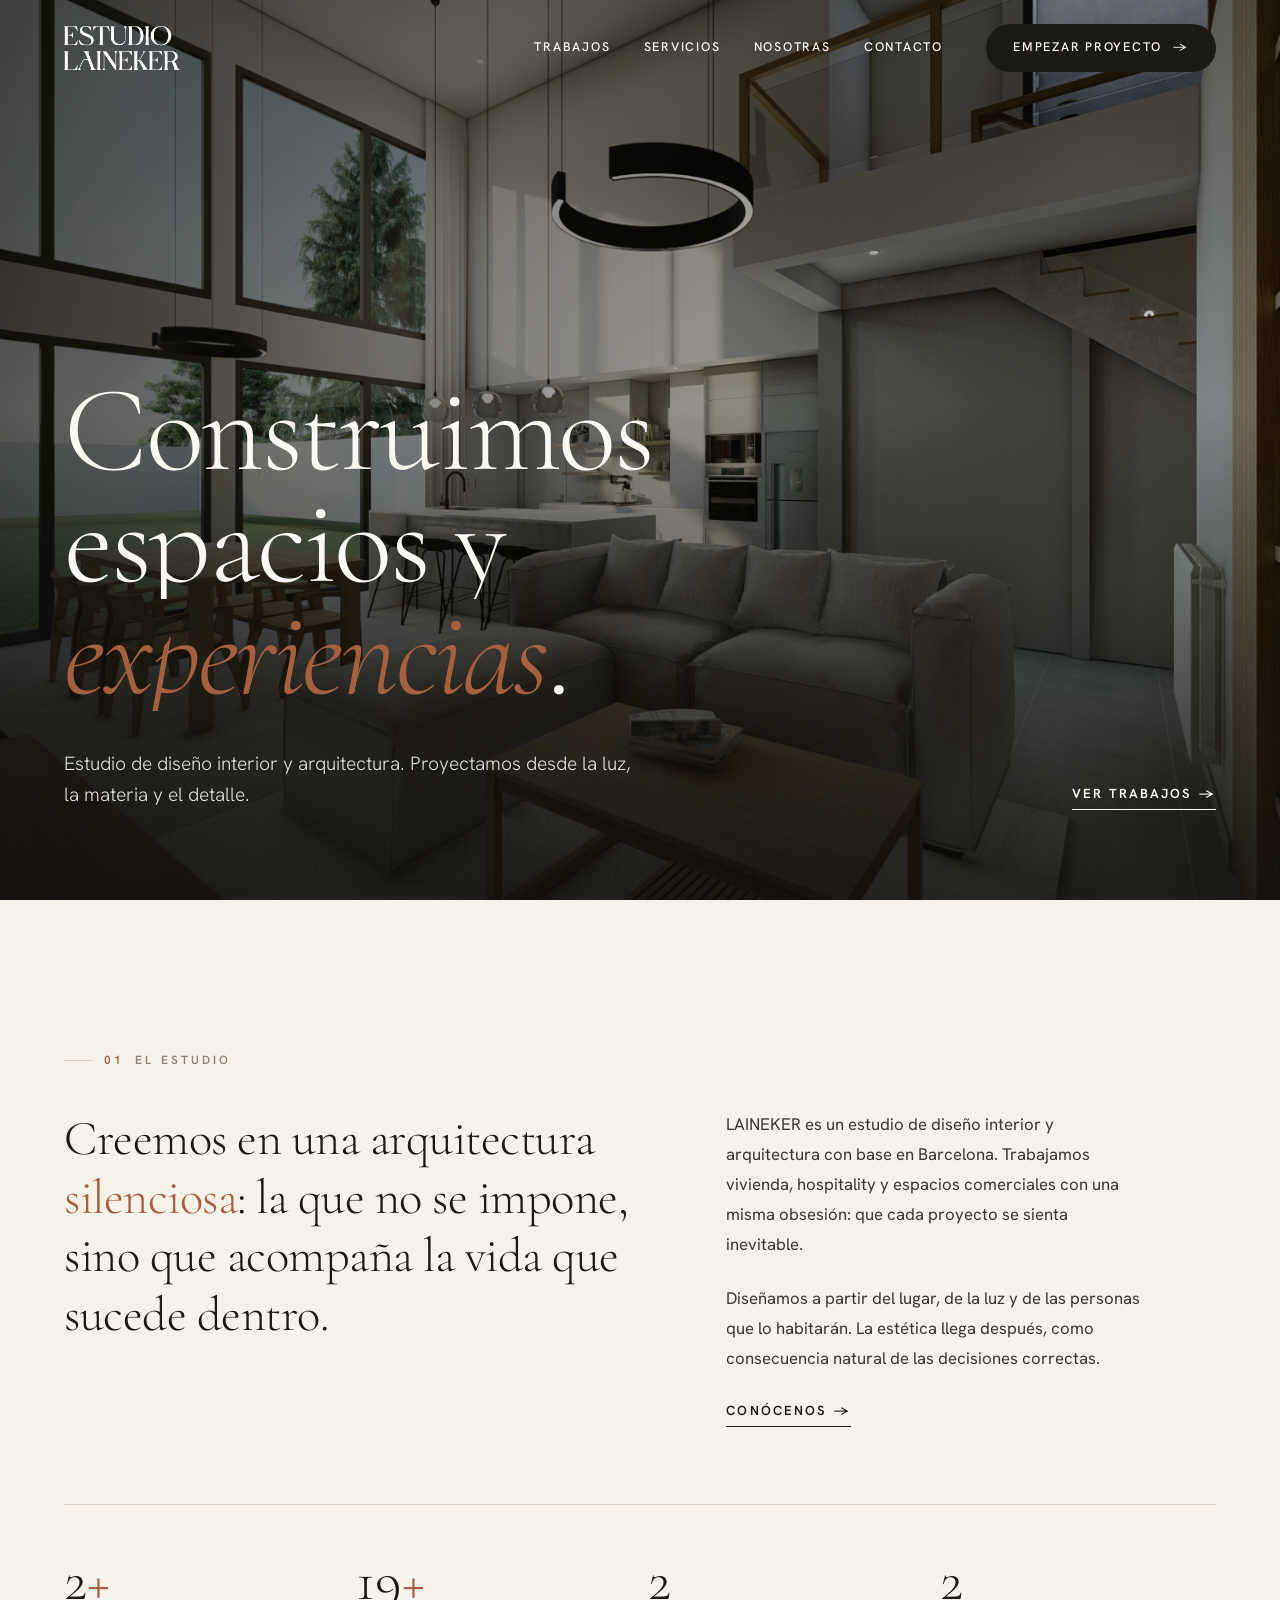
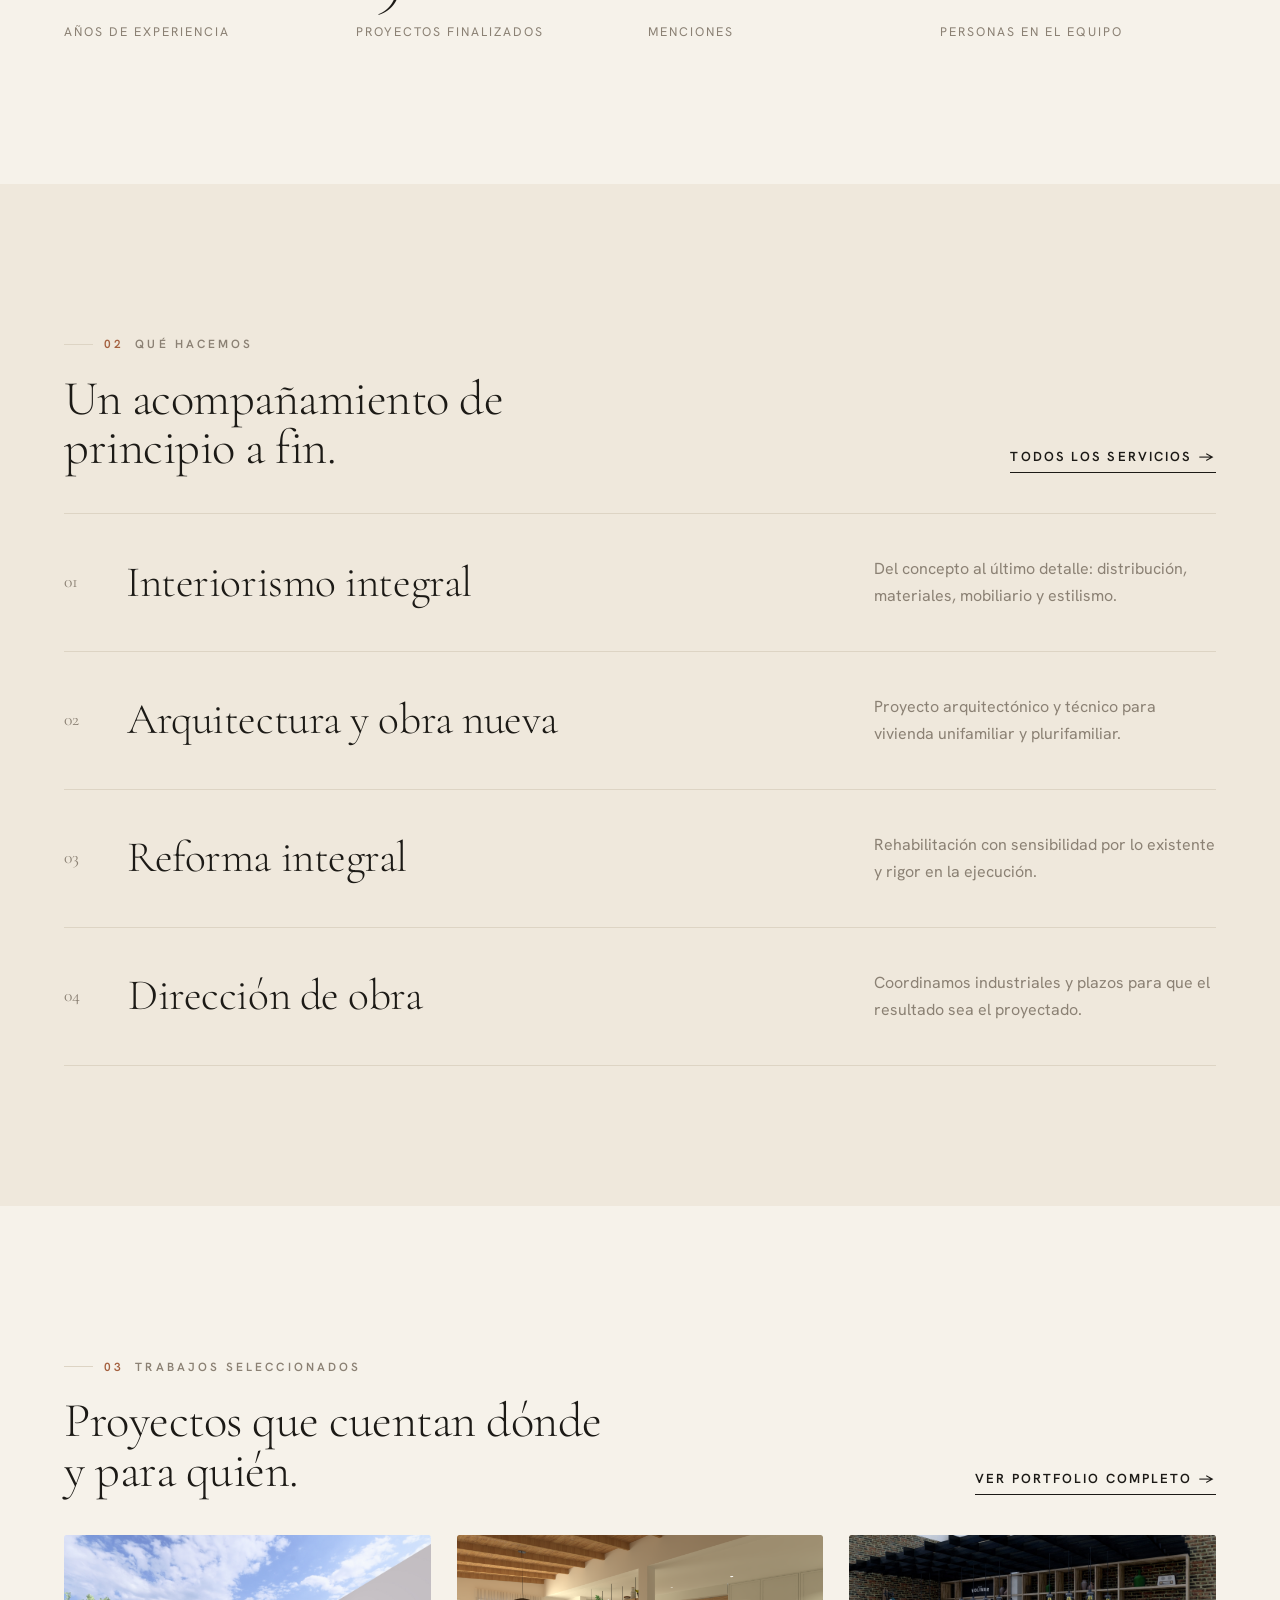
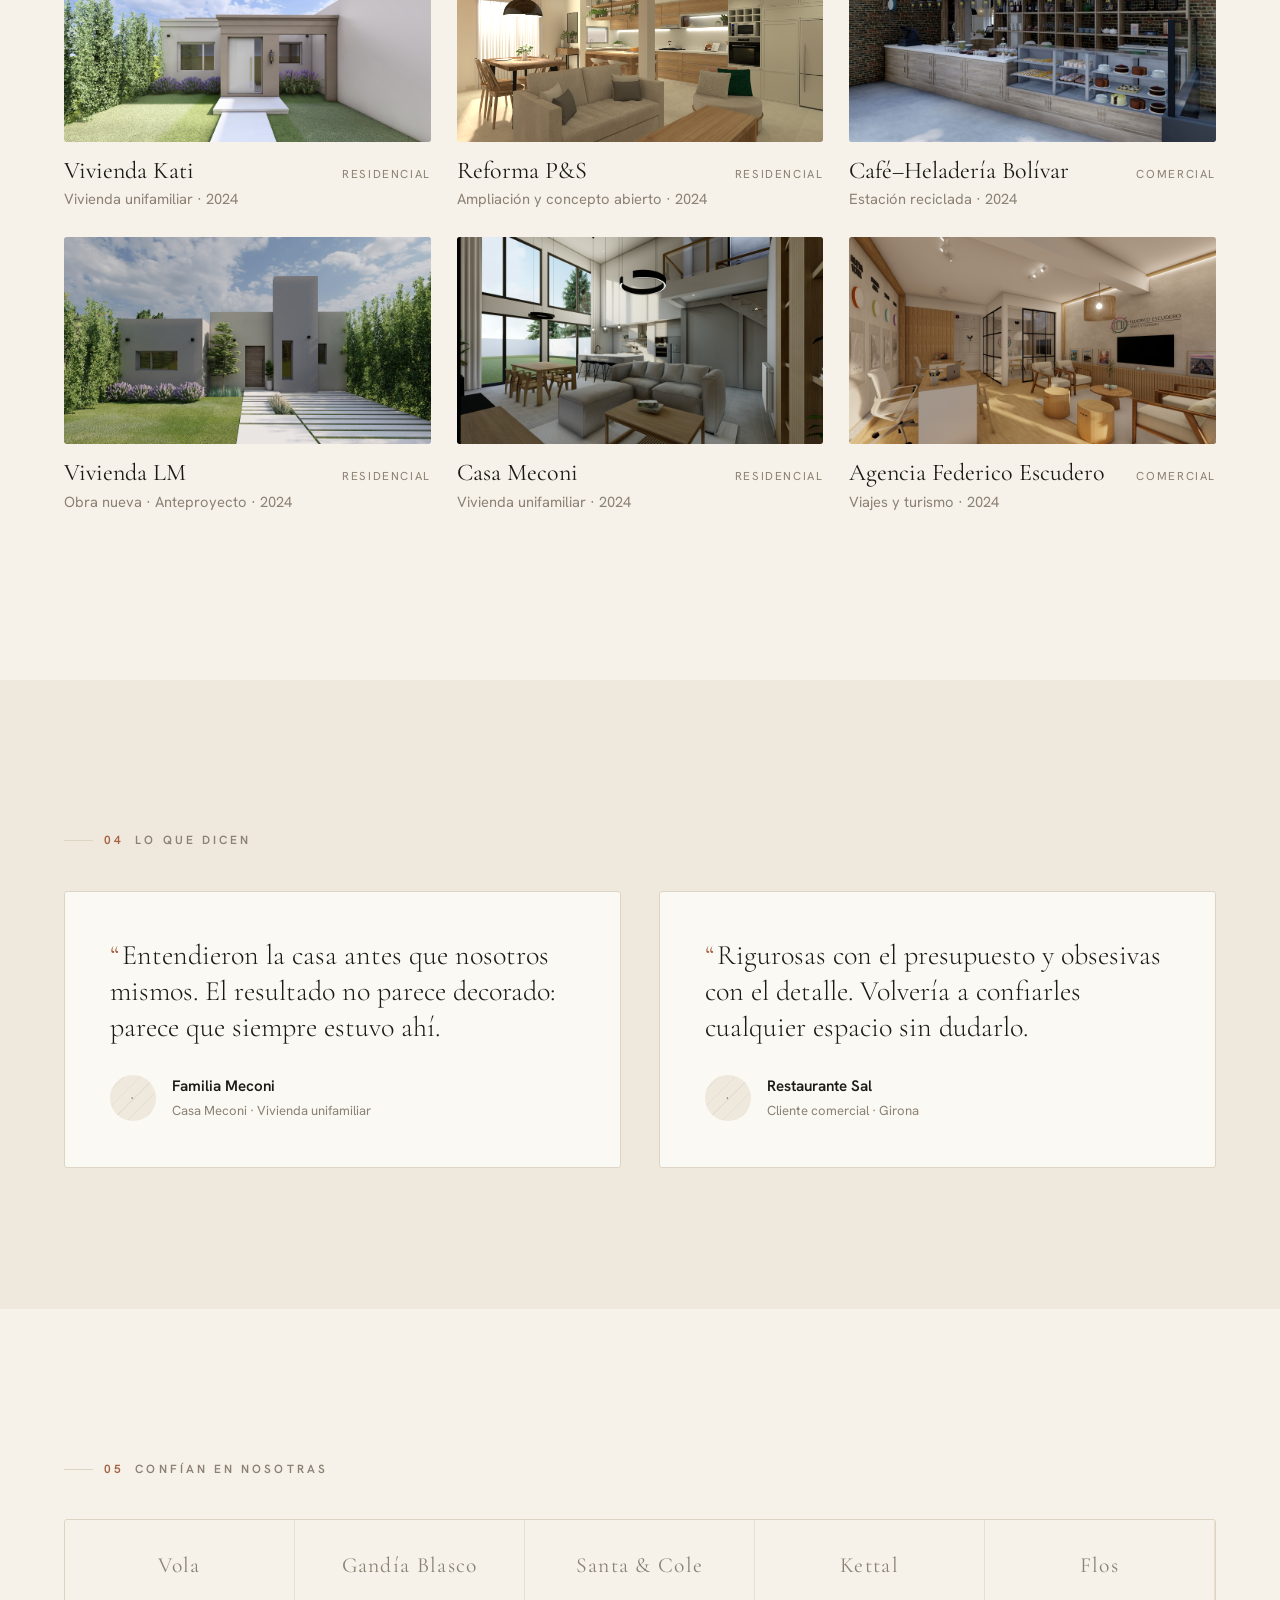
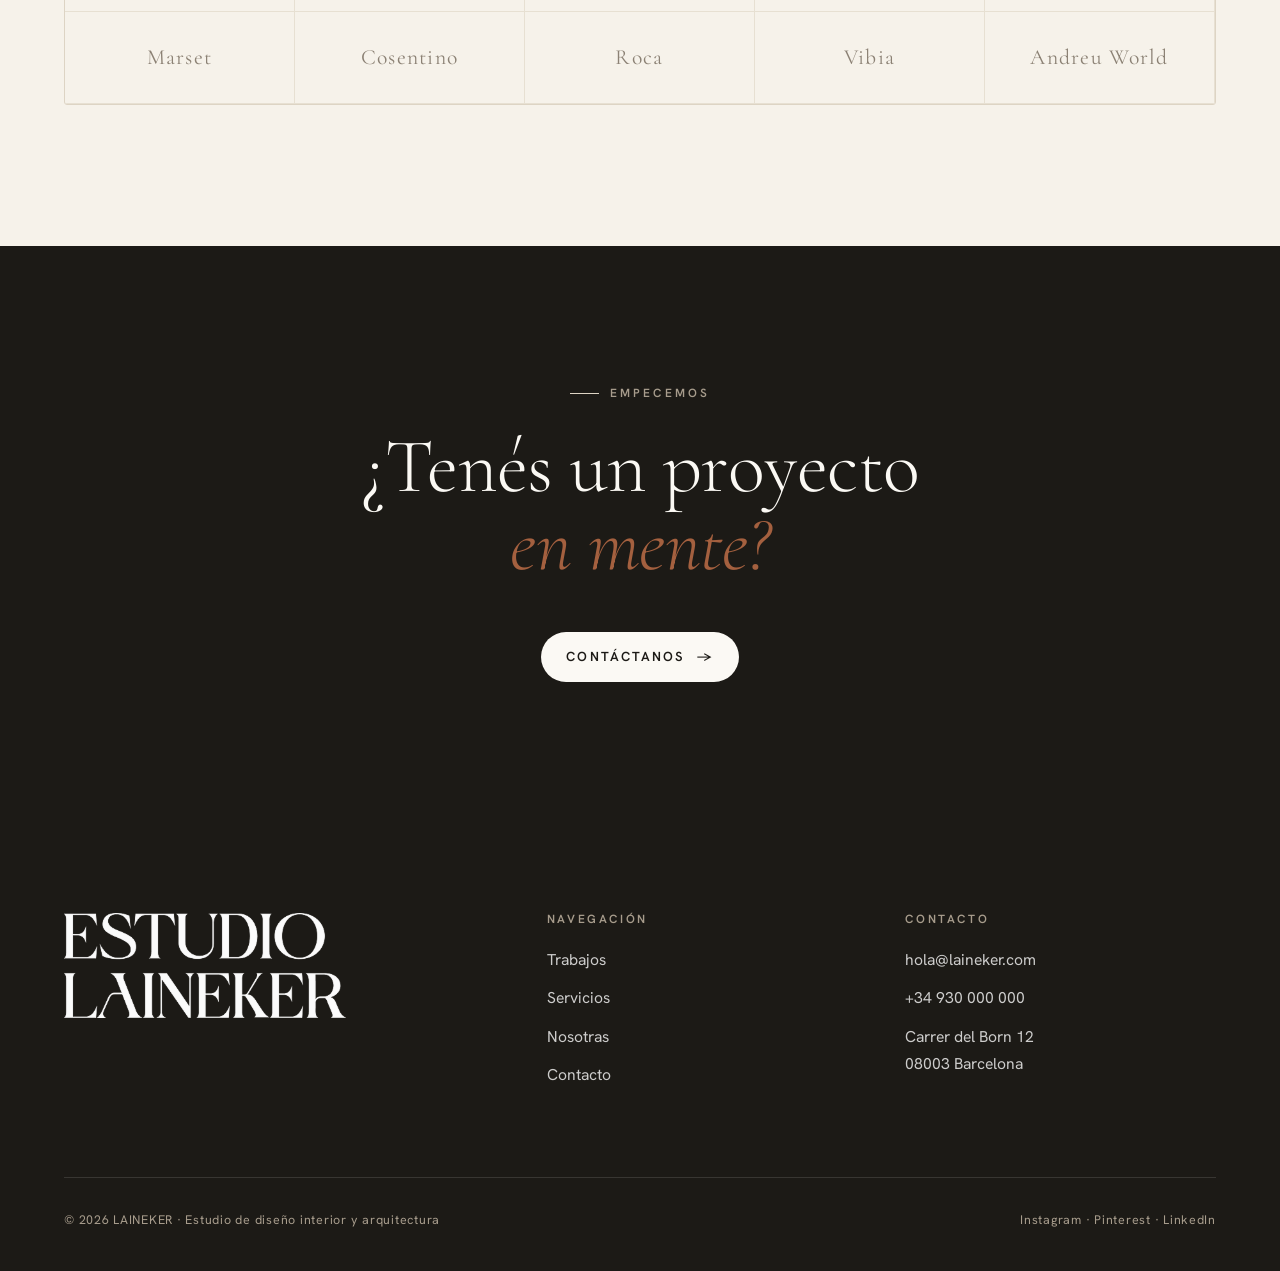
<file: index.html>
<!DOCTYPE html>
<html lang="es">
<head>
<meta charset="UTF-8">
<meta name="viewport" content="width=device-width, initial-scale=1.0">
<title>LAINEKER — Estudio de diseño interior y arquitectura</title>
<meta name="description" content="LAINEKER. Estudio de diseño interior y arquitectura. Proyectos residenciales, comerciales y de hospitality concebidos desde la luz, la materia y el detalle.">
<link rel="stylesheet" href="css/style.css">
</head>
<body>

<!-- ============ NAV ============ -->
<header class="nav on-dark">
  <a class="brand" href="index.html" aria-label="Estudio LAINEKER — inicio">
    <img class="l-dark" src="img/logo-black.png" alt="Estudio LAINEKER">
    <img class="l-light" src="img/logo-white.png" alt="Estudio LAINEKER">
  </a>
  <nav class="nav__links" aria-label="Principal">
    <a href="trabajos.html">Trabajos</a>
    <a href="servicios.html">Servicios</a>
    <a href="nosotras.html">Nosotras</a>
    <a href="contacto.html">Contacto</a>
    <a class="btn nav__cta" href="contacto.html">Empezar proyecto <span class="arrow" aria-hidden="true">→</span></a>
  </nav>
  <button class="burger" aria-label="Menú" aria-expanded="false"><span></span><span></span><span></span></button>
</header>

<!-- ============ MOBILE MENU ============ -->
<div class="menu" id="menu">
  <a href="trabajos.html">Trabajos</a>
  <a href="servicios.html">Servicios</a>
  <a href="nosotras.html">Nosotras</a>
  <a href="contacto.html">Contacto</a>
  <div class="menu__foot">
    <span>hola@laineker.com</span>
    <span>+34 930 000 000</span>
    <span>Barcelona</span>
  </div>
</div>

<main>

  <!-- ============ HERO ============ -->
  <section class="hero" data-screen-label="Hero">
    <div class="hero__media">
      <img src="img/casa-meconi/1.jpg" alt="Casa Meconi — Estudio Laineker">
    </div>
    <div class="hero__inner">
      <h1 class="hero__title">
        <span class="reveal-line"><span>Construimos</span></span>
        <span class="reveal-line"><span>espacios y</span></span>
        <span class="reveal-line"><span><em>experiencias</em>.</span></span>
      </h1>
      <div class="hero__row">
        <p class="hero__sub">Estudio de diseño interior y arquitectura. Proyectamos desde la luz, la materia y el detalle.</p>
        <a class="link-u" href="trabajos.html" style="color:#fff">Ver trabajos <span class="arrow" aria-hidden="true">→</span></a>
      </div>
    </div>

  </section>

  <!-- ============ INTRO ============ -->
  <section class="section wrap" id="estudio" data-screen-label="Estudio">
    <span class="eyebrow" data-reveal><span class="idx">01</span> El estudio</span>
    <div class="intro" style="margin-top:2.5rem">
      <p class="intro__statement" data-reveal>
        Creemos en una arquitectura <span class="accent">silenciosa</span>: la que no se impone, sino que acompaña la vida que sucede dentro.
      </p>
      <div class="intro__aside" data-reveal data-delay="1">
        <p>LAINEKER es un estudio de diseño interior y arquitectura con base en Barcelona. Trabajamos vivienda, hospitality y espacios comerciales con una misma obsesión: que cada proyecto se sienta inevitable.</p>
        <p>Diseñamos a partir del lugar, de la luz y de las personas que lo habitarán. La estética llega después, como consecuencia natural de las decisiones correctas.</p>
        <a class="link-u" href="nosotras.html" style="margin-top:1.6rem;color:var(--ink)">Conócenos <span class="arrow" aria-hidden="true">→</span></a>
      </div>
    </div>

    <div class="metrics">
      <div class="metric" data-reveal><div class="num"><span data-count="3"></span><span class="suf">+</span></div><div class="lbl">Años de experiencia</div></div>
      <div class="metric" data-reveal data-delay="1"><div class="num"><span data-count="20"></span><span class="suf">+</span></div><div class="lbl">Proyectos finalizados</div></div>
      <div class="metric" data-reveal data-delay="2"><div class="num"><span data-count="3"></span></div><div class="lbl">Menciones</div></div>
      <div class="metric" data-reveal data-delay="3"><div class="num"><span data-count="3"></span></div><div class="lbl">Personas en el equipo</div></div>
    </div>
  </section>

  <!-- ============ SERVICES ============ -->
  <section class="section wrap" id="servicios" style="background:var(--bg-2)" data-screen-label="Servicios">
    <div style="display:flex;justify-content:space-between;align-items:flex-end;gap:2rem;flex-wrap:wrap;margin-bottom:2.5rem">
      <div>
        <span class="eyebrow" data-reveal><span class="idx">02</span> Qué hacemos</span>
        <h2 style="font-size:var(--h2);margin-top:1.2rem;max-width:20ch" data-reveal>Un acompañamiento de principio a fin.</h2>
      </div>
      <a class="link-u" href="servicios.html" data-reveal style="color:var(--ink)">Todos los servicios <span class="arrow" aria-hidden="true">→</span></a>
    </div>

    <div class="svc-list">
      <div class="svc-row" data-reveal>
        <span class="svc-row__mark"></span>
        <span class="svc-row__idx">01</span>
        <h3 class="svc-row__title">Interiorismo integral</h3>
        <p class="svc-row__desc">Del concepto al último detalle: distribución, materiales, mobiliario y estilismo.</p>
      </div>
      <div class="svc-row" data-reveal>
        <span class="svc-row__mark"></span>
        <span class="svc-row__idx">02</span>
        <h3 class="svc-row__title">Arquitectura y obra nueva</h3>
        <p class="svc-row__desc">Proyecto arquitectónico y técnico para vivienda unifamiliar y plurifamiliar.</p>
      </div>
      <div class="svc-row" data-reveal>
        <span class="svc-row__mark"></span>
        <span class="svc-row__idx">03</span>
        <h3 class="svc-row__title">Reforma integral</h3>
        <p class="svc-row__desc">Rehabilitación con sensibilidad por lo existente y rigor en la ejecución.</p>
      </div>
      <div class="svc-row" data-reveal>
        <span class="svc-row__mark"></span>
        <span class="svc-row__idx">04</span>
        <h3 class="svc-row__title">Dirección de obra</h3>
        <p class="svc-row__desc">Coordinamos industriales y plazos para que el resultado sea el proyectado.</p>
      </div>
    </div>
  </section>

  <!-- ============ PORTFOLIO PREVIEW ============ -->
  <section class="section wrap" id="trabajos" data-screen-label="Trabajos">
    <div style="display:flex;justify-content:space-between;align-items:flex-end;gap:2rem;flex-wrap:wrap;margin-bottom:2.5rem">
      <div>
        <span class="eyebrow" data-reveal><span class="idx">03</span> Trabajos seleccionados</span>
        <h2 style="font-size:var(--h2);margin-top:1.2rem;max-width:24ch" data-reveal>Proyectos que cuentan dónde y para quién.</h2>
      </div>
      <a class="link-u" href="trabajos.html" data-reveal style="color:var(--ink)">Ver portfolio completo <span class="arrow" aria-hidden="true">→</span></a>
    </div>
    <div class="masonry" data-masonry="preview"></div>
  </section>

  <!-- ============ TESTIMONIALS ============ -->
  <section class="section wrap" style="background:var(--bg-2)" data-screen-label="Testimonios">
    <span class="eyebrow" data-reveal><span class="idx">04</span> Lo que dicen</span>
    <div class="testi" style="margin-top:2.5rem">
      <figure class="testi__card" data-reveal>
        <blockquote class="testi__q">Entendieron la casa antes que nosotros mismos. El resultado no parece decorado: parece que siempre estuvo ahí.</blockquote>
        <figcaption class="testi__by">
          <div class="ph testi__av" data-label="·"></div>
          <div><div class="n">Familia Meconi</div><div class="r">Casa Meconi · Vivienda unifamiliar</div></div>
        </figcaption>
      </figure>
      <figure class="testi__card" data-reveal data-delay="1">
        <blockquote class="testi__q">Rigurosas con el presupuesto y obsesivas con el detalle. Volvería a confiarles cualquier espacio sin dudarlo.</blockquote>
        <figcaption class="testi__by">
          <div class="ph testi__av" data-label="·"></div>
          <div><div class="n">Restaurante Sal</div><div class="r">Cliente comercial · Girona</div></div>
        </figcaption>
      </figure>
    </div>
  </section>

  <!-- ============ CLIENTS ============ -->
  <section class="section wrap" data-screen-label="Clientes">
    <span class="eyebrow" data-reveal><span class="idx">05</span> Confían en nosotras</span>
    <div class="clients" style="margin-top:2.5rem" data-reveal>
      <div class="client">Vola</div>
      <div class="client">Gandía Blasco</div>
      <div class="client">Santa &amp; Cole</div>
      <div class="client">Kettal</div>
      <div class="client">Flos</div>
      <div class="client">Marset</div>
      <div class="client">Cosentino</div>
      <div class="client">Roca</div>
      <div class="client">Vibia</div>
      <div class="client">Andreu World</div>
    </div>
  </section>

  <!-- ============ CTA ============ -->
  <section class="cta" data-screen-label="Contacto CTA">
    <span class="eyebrow" style="color:var(--muted-2);justify-content:center" data-reveal>Empecemos</span>
    <h2 data-reveal style="margin-top:1.5rem">¿Tenés un proyecto<br><em>en mente?</em></h2>
    <a class="btn" href="contacto.html" data-reveal>Contáctanos <span class="arrow" aria-hidden="true">→</span></a>
  </section>

</main>

<!-- ============ FOOTER ============ -->
<footer class="foot">
  <div class="foot__top">
    <div class="foot__big"><img class="foot__logo" src="img/logo-white.png" alt="Estudio LAINEKER"></div>
    <div class="foot__col">
      <h4>Navegación</h4>
      <a href="trabajos.html">Trabajos</a>
      <a href="servicios.html">Servicios</a>
      <a href="nosotras.html">Nosotras</a>
      <a href="contacto.html">Contacto</a>
    </div>
    <div class="foot__col">
      <h4>Contacto</h4>
      <a href="mailto:hola@laineker.com">hola@laineker.com</a>
      <a href="tel:+34930000000">+34 930 000 000</a>
      <p>Carrer del Born 12<br>08003 Barcelona</p>
    </div>
  </div>
  <div class="foot__bottom">
    <span>© <span data-year></span> LAINEKER · Estudio de diseño interior y arquitectura</span>
    <span>Instagram · Pinterest · LinkedIn</span>
  </div>
</footer>

<script src="js/main.js"></script>
</body>
</html>
</file>
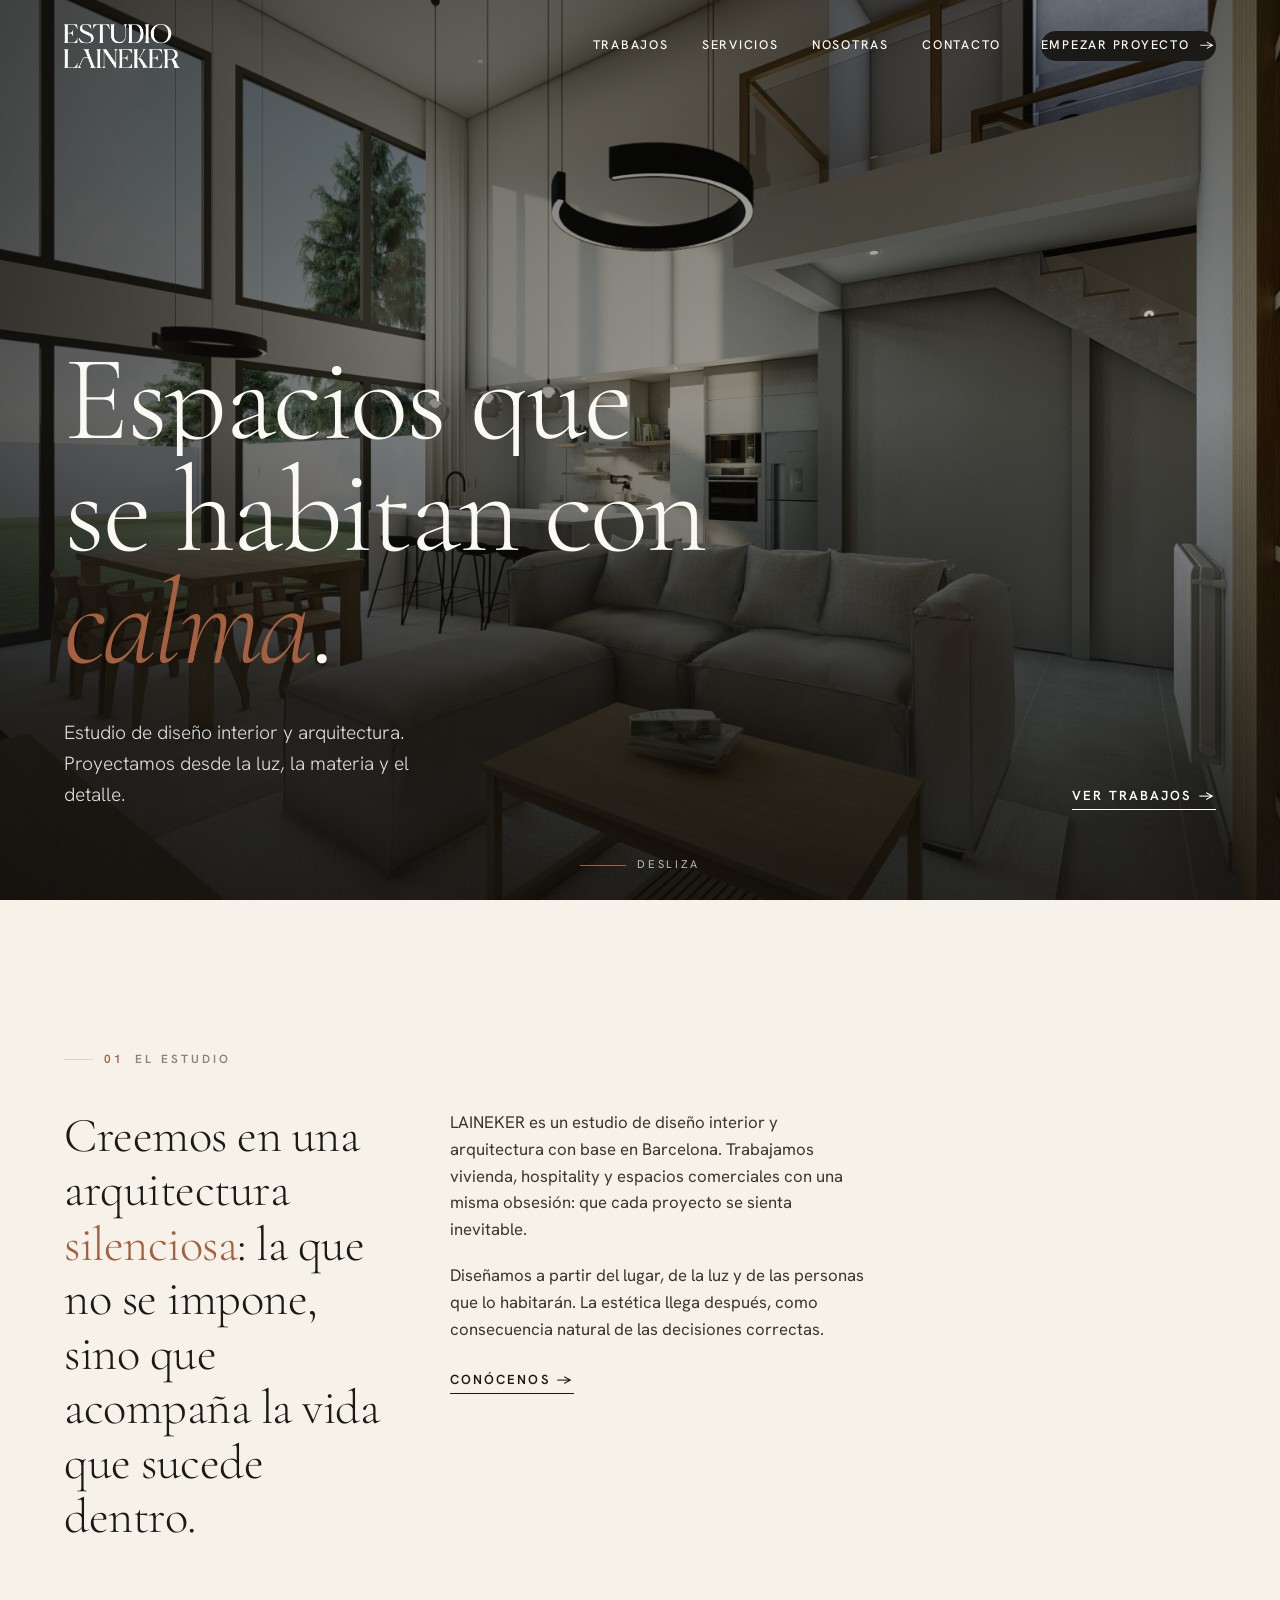
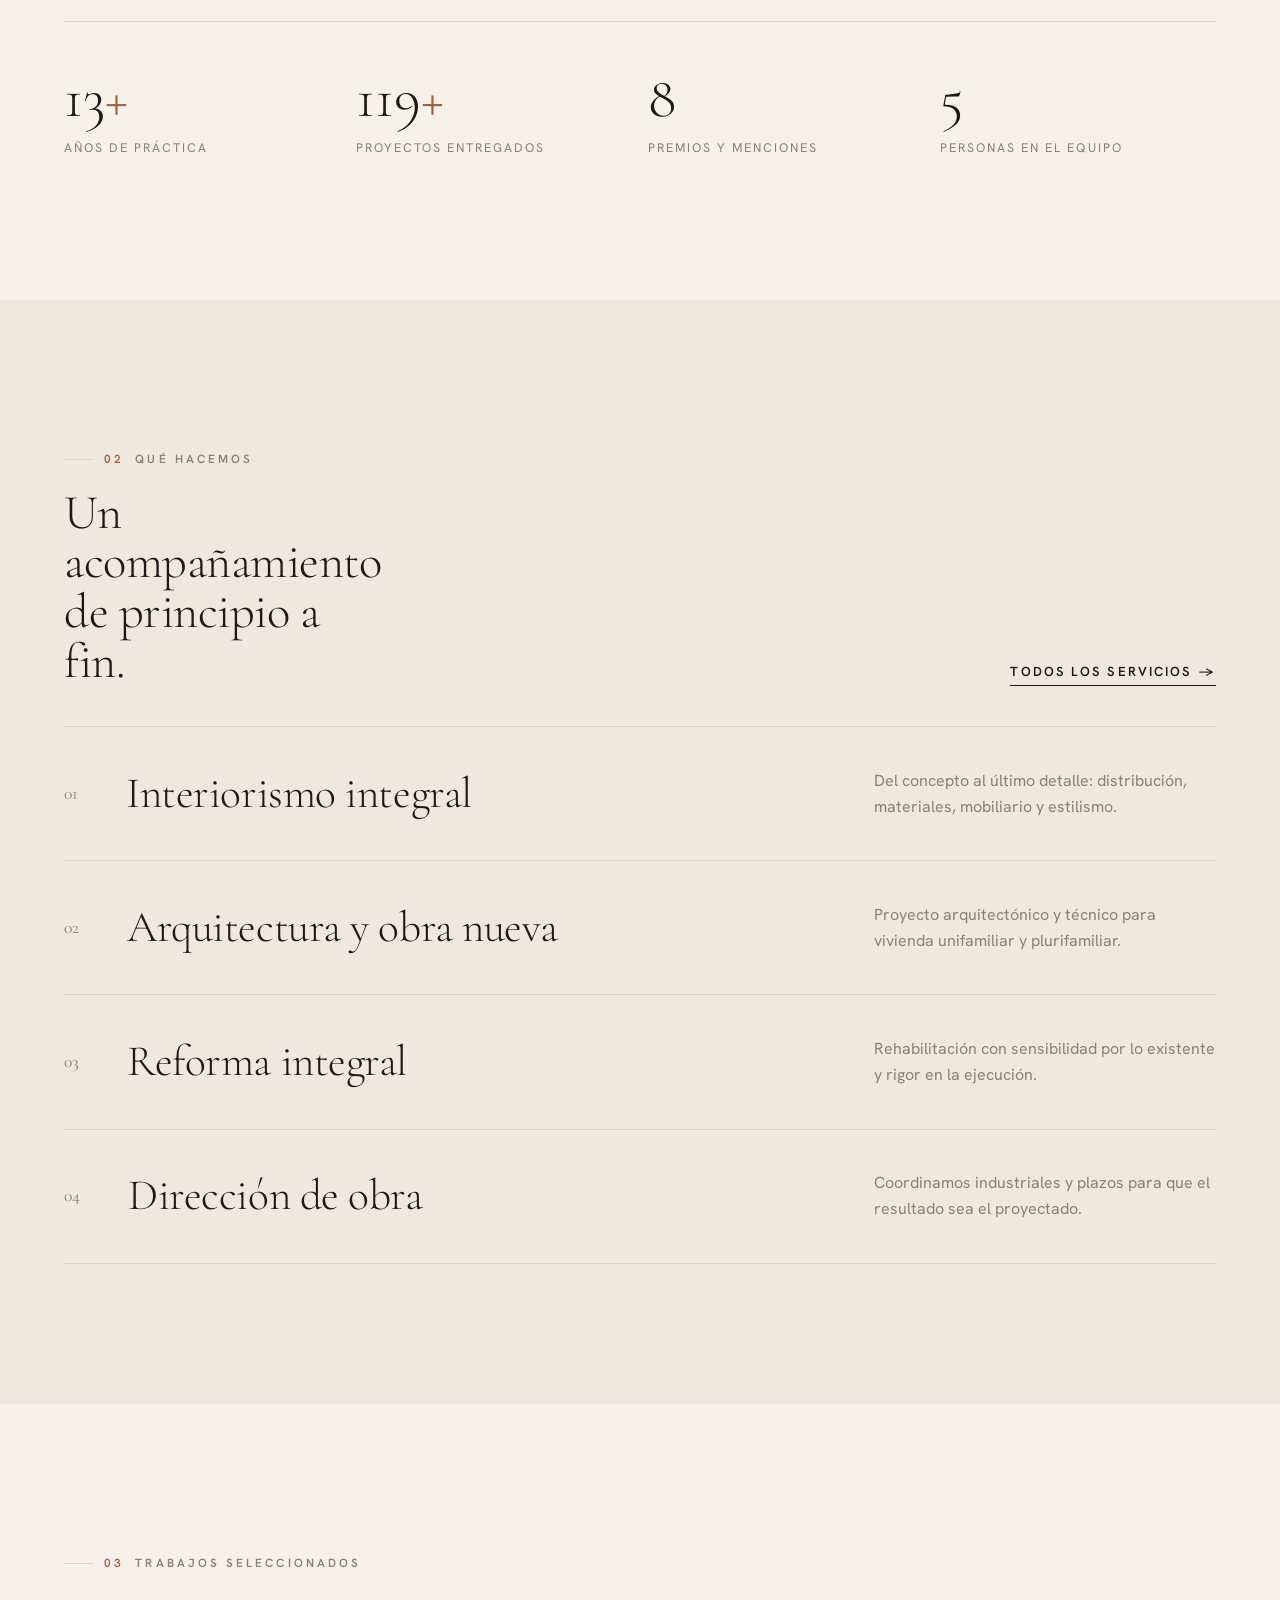
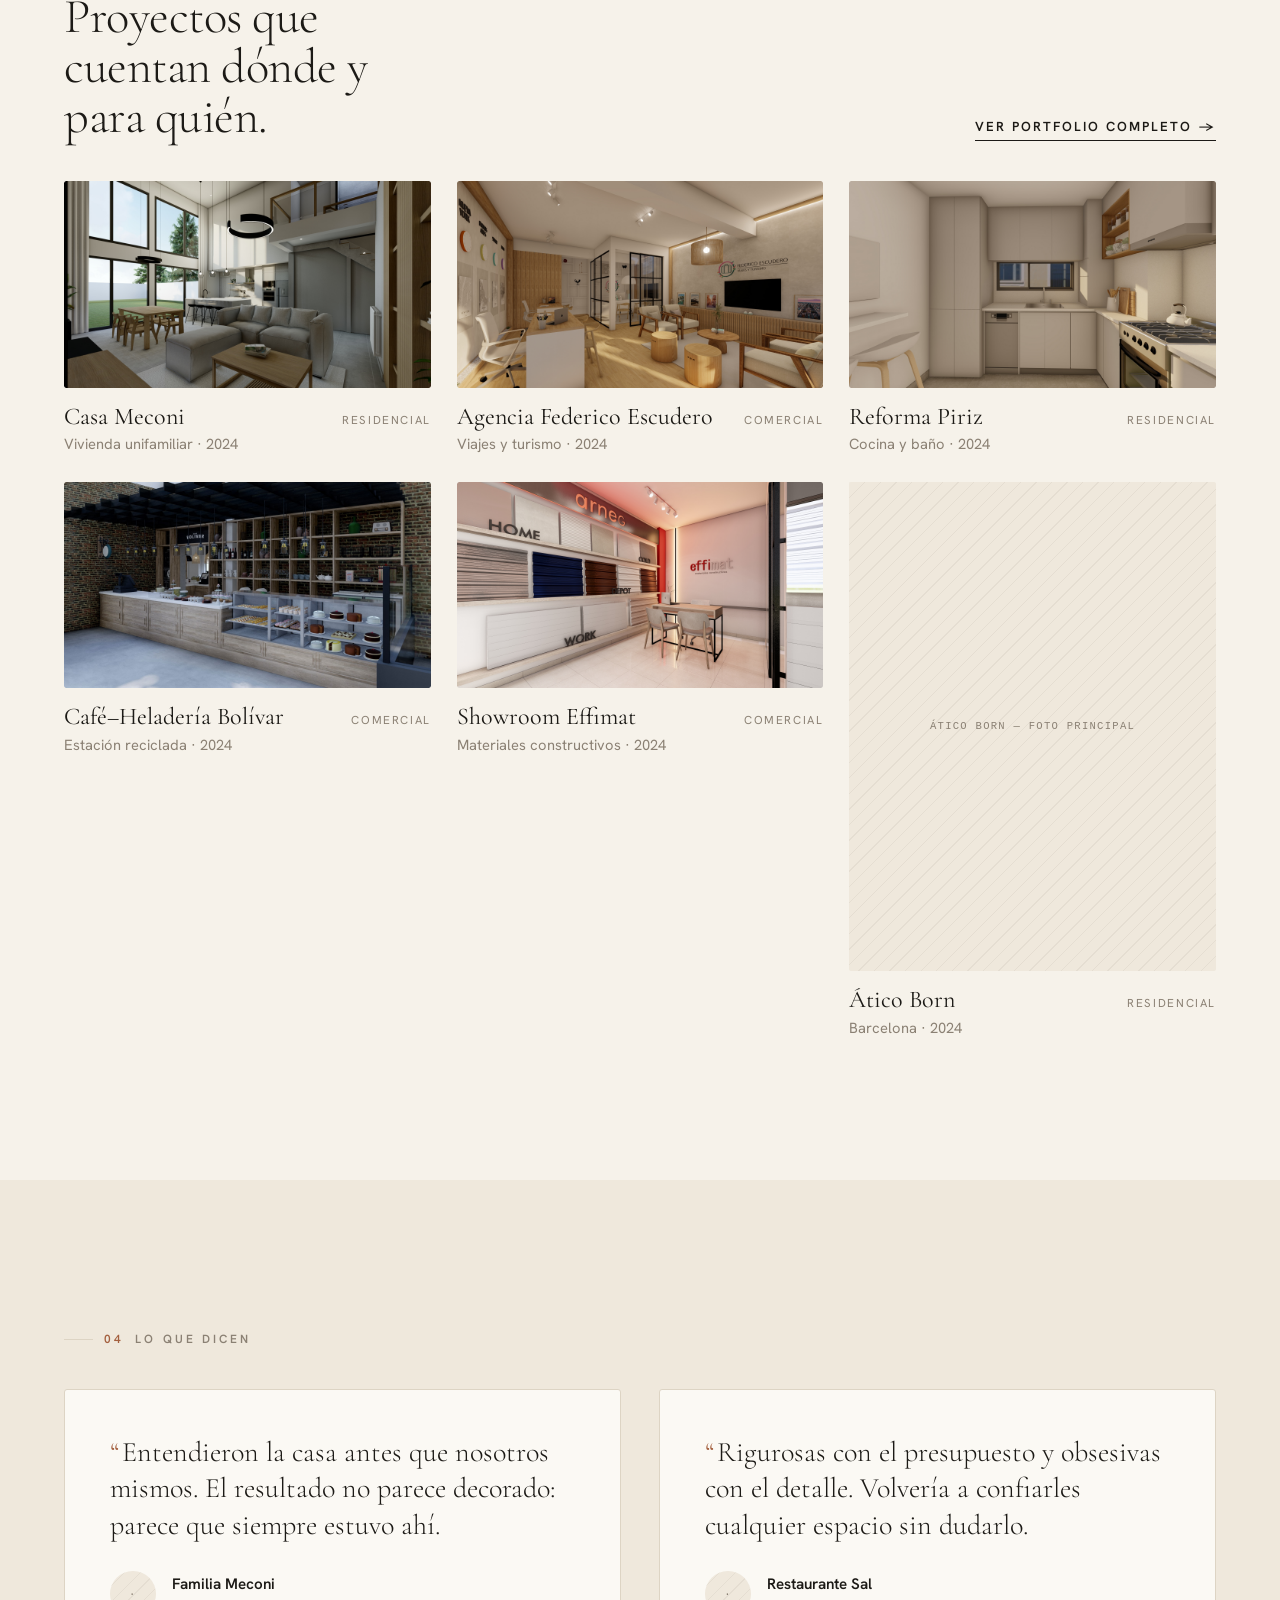
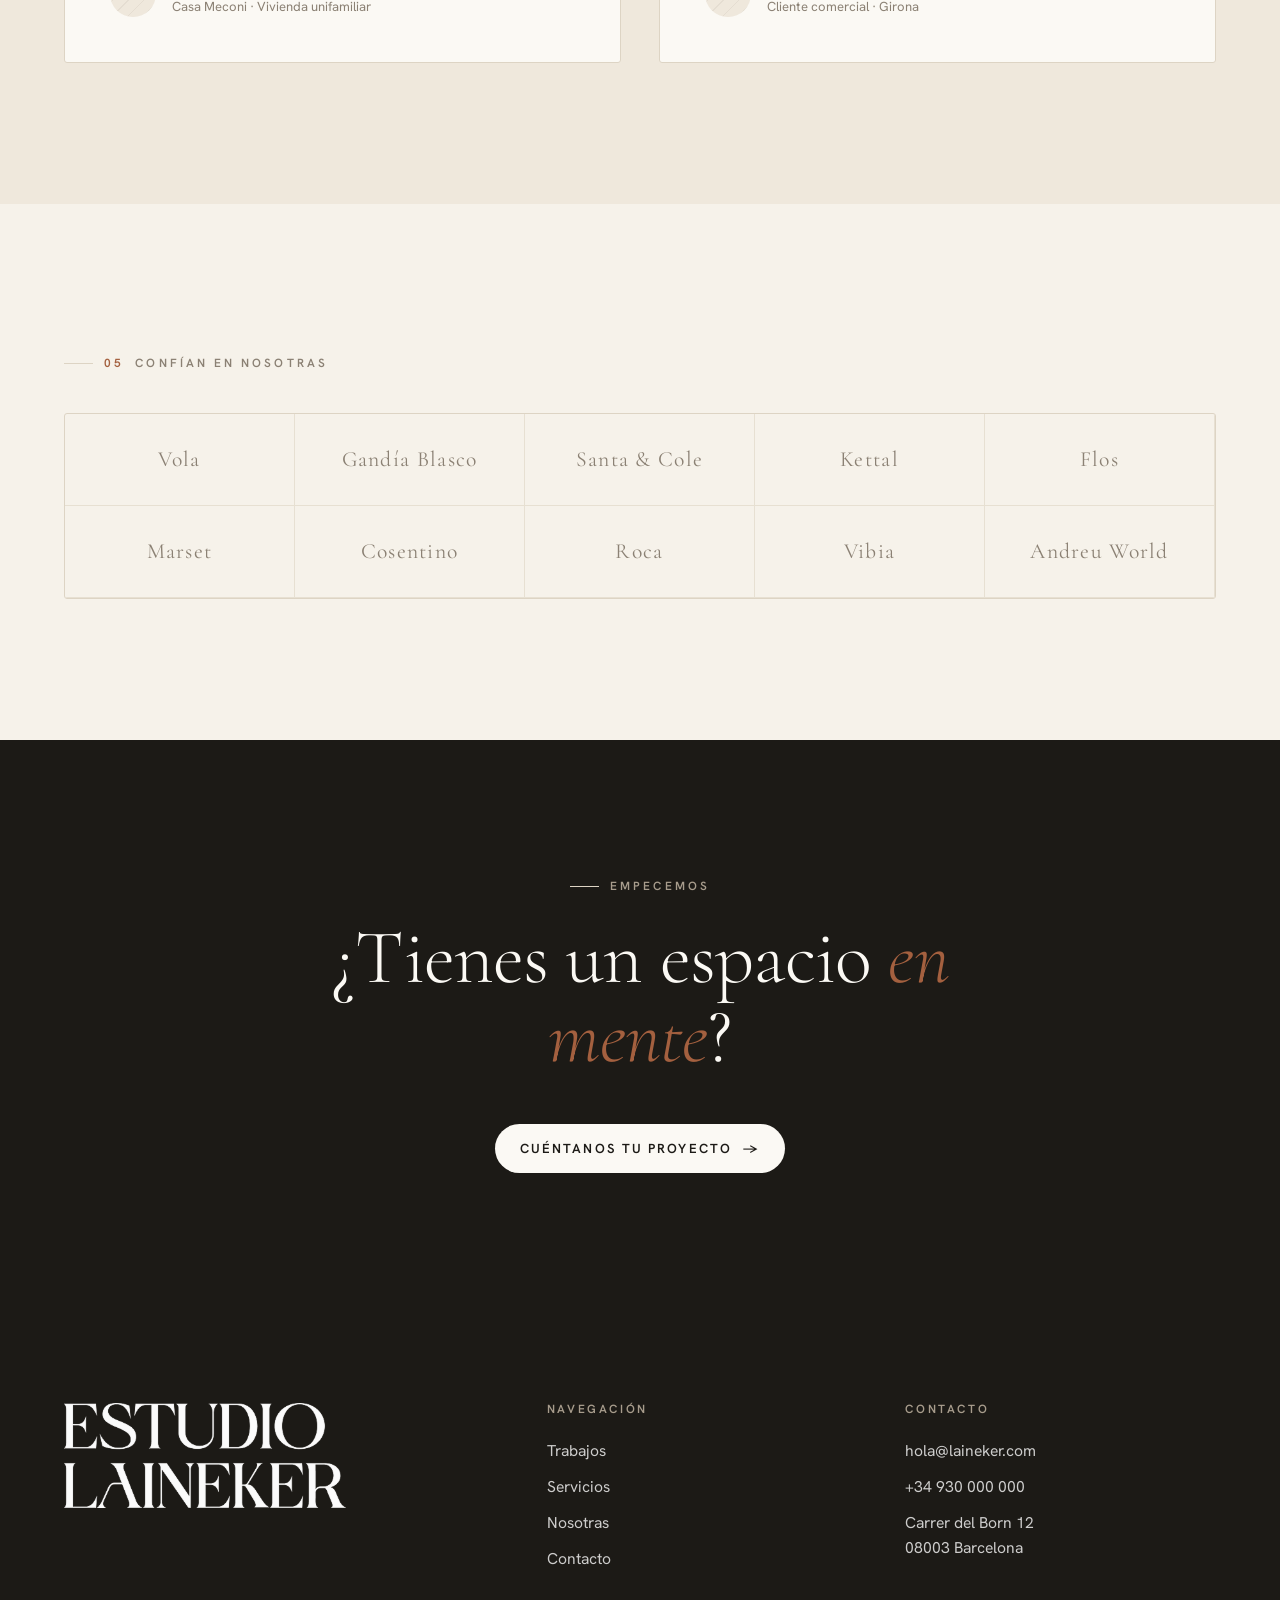
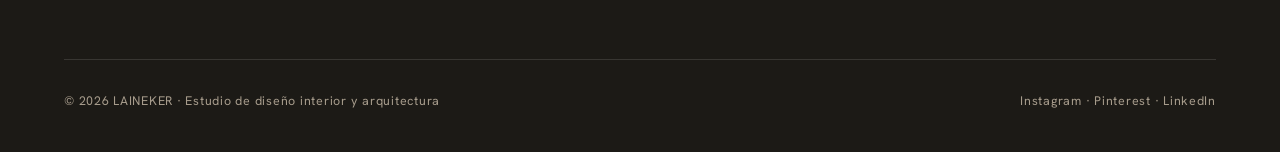
<file: laineker/index.html>
<!DOCTYPE html>
<html lang="es">
<head>
<meta charset="UTF-8">
<meta name="viewport" content="width=device-width, initial-scale=1.0">
<title>LAINEKER — Estudio de diseño interior y arquitectura</title>
<meta name="description" content="LAINEKER. Estudio de diseño interior y arquitectura. Proyectos residenciales, comerciales y de hospitality concebidos desde la luz, la materia y el detalle.">
<link rel="stylesheet" href="css/style.css">
</head>
<body>

<!-- ============ NAV ============ -->
<header class="nav on-dark">
  <a class="brand" href="index.html" aria-label="Estudio LAINEKER — inicio">
    <img class="l-dark" src="img/logo-black.png" alt="Estudio LAINEKER">
    <img class="l-light" src="img/logo-white.png" alt="Estudio LAINEKER">
  </a>
  <nav class="nav__links" aria-label="Principal">
    <a href="trabajos.html">Trabajos</a>
    <a href="servicios.html">Servicios</a>
    <a href="nosotras.html">Nosotras</a>
    <a href="contacto.html">Contacto</a>
    <a class="btn nav__cta" href="contacto.html">Empezar proyecto <span class="arrow" aria-hidden="true">→</span></a>
  </nav>
  <button class="burger" aria-label="Menú" aria-expanded="false"><span></span><span></span><span></span></button>
</header>

<!-- ============ MOBILE MENU ============ -->
<div class="menu" id="menu">
  <a href="trabajos.html">Trabajos</a>
  <a href="servicios.html">Servicios</a>
  <a href="nosotras.html">Nosotras</a>
  <a href="contacto.html">Contacto</a>
  <div class="menu__foot">
    <span>hola@laineker.com</span>
    <span>+34 930 000 000</span>
    <span>Barcelona</span>
  </div>
</div>

<main>

  <!-- ============ HERO ============ -->
  <section class="hero" data-screen-label="Hero">
    <div class="hero__media">
      <img src="img/casa-meconi/1.jpg" alt="Casa Meconi — Estudio Laineker">
    </div>
    <div class="hero__inner">
      <h1 class="hero__title">
        <span class="reveal-line"><span>Espacios que</span></span>
        <span class="reveal-line"><span>se habitan con</span></span>
        <span class="reveal-line"><span><em>calma</em>.</span></span>
      </h1>
      <div class="hero__row">
        <p class="hero__sub">Estudio de diseño interior y arquitectura. Proyectamos desde la luz, la materia y el detalle.</p>
        <a class="link-u" href="trabajos.html" style="color:#fff">Ver trabajos <span class="arrow" aria-hidden="true">→</span></a>
      </div>
    </div>
    <div class="hero__scroll"><span class="hero__line"></span> Desliza</div>
  </section>

  <!-- ============ INTRO ============ -->
  <section class="section wrap" id="estudio" data-screen-label="Estudio">
    <span class="eyebrow" data-reveal><span class="idx">01</span> El estudio</span>
    <div class="intro" style="margin-top:2.5rem">
      <p class="intro__statement" data-reveal>
        Creemos en una arquitectura <span class="accent">silenciosa</span>: la que no se impone, sino que acompaña la vida que sucede dentro.
      </p>
      <div class="intro__aside" data-reveal data-delay="1">
        <p>LAINEKER es un estudio de diseño interior y arquitectura con base en Barcelona. Trabajamos vivienda, hospitality y espacios comerciales con una misma obsesión: que cada proyecto se sienta inevitable.</p>
        <p>Diseñamos a partir del lugar, de la luz y de las personas que lo habitarán. La estética llega después, como consecuencia natural de las decisiones correctas.</p>
        <a class="link-u" href="nosotras.html" style="margin-top:1.6rem;color:var(--ink)">Conócenos <span class="arrow" aria-hidden="true">→</span></a>
      </div>
    </div>

    <div class="metrics">
      <div class="metric" data-reveal><div class="num"><span data-count="14"></span><span class="suf">+</span></div><div class="lbl">Años de práctica</div></div>
      <div class="metric" data-reveal data-delay="1"><div class="num"><span data-count="120"></span><span class="suf">+</span></div><div class="lbl">Proyectos entregados</div></div>
      <div class="metric" data-reveal data-delay="2"><div class="num"><span data-count="9"></span></div><div class="lbl">Premios y menciones</div></div>
      <div class="metric" data-reveal data-delay="3"><div class="num"><span data-count="6"></span></div><div class="lbl">Personas en el equipo</div></div>
    </div>
  </section>

  <!-- ============ SERVICES ============ -->
  <section class="section wrap" id="servicios" style="background:var(--bg-2)" data-screen-label="Servicios">
    <div style="display:flex;justify-content:space-between;align-items:flex-end;gap:2rem;flex-wrap:wrap;margin-bottom:2.5rem">
      <div>
        <span class="eyebrow" data-reveal><span class="idx">02</span> Qué hacemos</span>
        <h2 style="font-size:var(--h2);margin-top:1.2rem;max-width:14ch" data-reveal>Un acompañamiento de principio a fin.</h2>
      </div>
      <a class="link-u" href="servicios.html" data-reveal style="color:var(--ink)">Todos los servicios <span class="arrow" aria-hidden="true">→</span></a>
    </div>

    <div class="svc-list">
      <div class="svc-row" data-reveal>
        <span class="svc-row__mark"></span>
        <span class="svc-row__idx">01</span>
        <h3 class="svc-row__title">Interiorismo integral</h3>
        <p class="svc-row__desc">Del concepto al último detalle: distribución, materiales, mobiliario y estilismo.</p>
      </div>
      <div class="svc-row" data-reveal>
        <span class="svc-row__mark"></span>
        <span class="svc-row__idx">02</span>
        <h3 class="svc-row__title">Arquitectura y obra nueva</h3>
        <p class="svc-row__desc">Proyecto arquitectónico y técnico para vivienda unifamiliar y plurifamiliar.</p>
      </div>
      <div class="svc-row" data-reveal>
        <span class="svc-row__mark"></span>
        <span class="svc-row__idx">03</span>
        <h3 class="svc-row__title">Reforma integral</h3>
        <p class="svc-row__desc">Rehabilitación con sensibilidad por lo existente y rigor en la ejecución.</p>
      </div>
      <div class="svc-row" data-reveal>
        <span class="svc-row__mark"></span>
        <span class="svc-row__idx">04</span>
        <h3 class="svc-row__title">Dirección de obra</h3>
        <p class="svc-row__desc">Coordinamos industriales y plazos para que el resultado sea el proyectado.</p>
      </div>
    </div>
  </section>

  <!-- ============ PORTFOLIO PREVIEW ============ -->
  <section class="section wrap" id="trabajos" data-screen-label="Trabajos">
    <div style="display:flex;justify-content:space-between;align-items:flex-end;gap:2rem;flex-wrap:wrap;margin-bottom:2.5rem">
      <div>
        <span class="eyebrow" data-reveal><span class="idx">03</span> Trabajos seleccionados</span>
        <h2 style="font-size:var(--h2);margin-top:1.2rem;max-width:16ch" data-reveal>Proyectos que cuentan dónde y para quién.</h2>
      </div>
      <a class="link-u" href="trabajos.html" data-reveal style="color:var(--ink)">Ver portfolio completo <span class="arrow" aria-hidden="true">→</span></a>
    </div>
    <div class="masonry" data-masonry="preview"></div>
  </section>

  <!-- ============ TESTIMONIALS ============ -->
  <section class="section wrap" style="background:var(--bg-2)" data-screen-label="Testimonios">
    <span class="eyebrow" data-reveal><span class="idx">04</span> Lo que dicen</span>
    <div class="testi" style="margin-top:2.5rem">
      <figure class="testi__card" data-reveal>
        <blockquote class="testi__q">Entendieron la casa antes que nosotros mismos. El resultado no parece decorado: parece que siempre estuvo ahí.</blockquote>
        <figcaption class="testi__by">
          <div class="ph testi__av" data-label="·"></div>
          <div><div class="n">Familia Meconi</div><div class="r">Casa Meconi · Vivienda unifamiliar</div></div>
        </figcaption>
      </figure>
      <figure class="testi__card" data-reveal data-delay="1">
        <blockquote class="testi__q">Rigurosas con el presupuesto y obsesivas con el detalle. Volvería a confiarles cualquier espacio sin dudarlo.</blockquote>
        <figcaption class="testi__by">
          <div class="ph testi__av" data-label="·"></div>
          <div><div class="n">Restaurante Sal</div><div class="r">Cliente comercial · Girona</div></div>
        </figcaption>
      </figure>
    </div>
  </section>

  <!-- ============ CLIENTS ============ -->
  <section class="section wrap" data-screen-label="Clientes">
    <span class="eyebrow" data-reveal><span class="idx">05</span> Confían en nosotras</span>
    <div class="clients" style="margin-top:2.5rem" data-reveal>
      <div class="client">Vola</div>
      <div class="client">Gandía Blasco</div>
      <div class="client">Santa &amp; Cole</div>
      <div class="client">Kettal</div>
      <div class="client">Flos</div>
      <div class="client">Marset</div>
      <div class="client">Cosentino</div>
      <div class="client">Roca</div>
      <div class="client">Vibia</div>
      <div class="client">Andreu World</div>
    </div>
  </section>

  <!-- ============ CTA ============ -->
  <section class="cta" data-screen-label="Contacto CTA">
    <span class="eyebrow" style="color:var(--muted-2);justify-content:center" data-reveal>Empecemos</span>
    <h2 data-reveal style="margin-top:1.5rem">¿Tienes un espacio <em>en mente</em>?</h2>
    <a class="btn" href="contacto.html" data-reveal>Cuéntanos tu proyecto <span class="arrow" aria-hidden="true">→</span></a>
  </section>

</main>

<!-- ============ FOOTER ============ -->
<footer class="foot">
  <div class="foot__top">
    <div class="foot__big"><img class="foot__logo" src="img/logo-white.png" alt="Estudio LAINEKER"></div>
    <div class="foot__col">
      <h4>Navegación</h4>
      <a href="trabajos.html">Trabajos</a>
      <a href="servicios.html">Servicios</a>
      <a href="nosotras.html">Nosotras</a>
      <a href="contacto.html">Contacto</a>
    </div>
    <div class="foot__col">
      <h4>Contacto</h4>
      <a href="mailto:hola@laineker.com">hola@laineker.com</a>
      <a href="tel:+34930000000">+34 930 000 000</a>
      <p>Carrer del Born 12<br>08003 Barcelona</p>
    </div>
  </div>
  <div class="foot__bottom">
    <span>© <span data-year></span> LAINEKER · Estudio de diseño interior y arquitectura</span>
    <span>Instagram · Pinterest · LinkedIn</span>
  </div>
</footer>

<script src="js/main.js"></script>
</body>
</html>
</file>
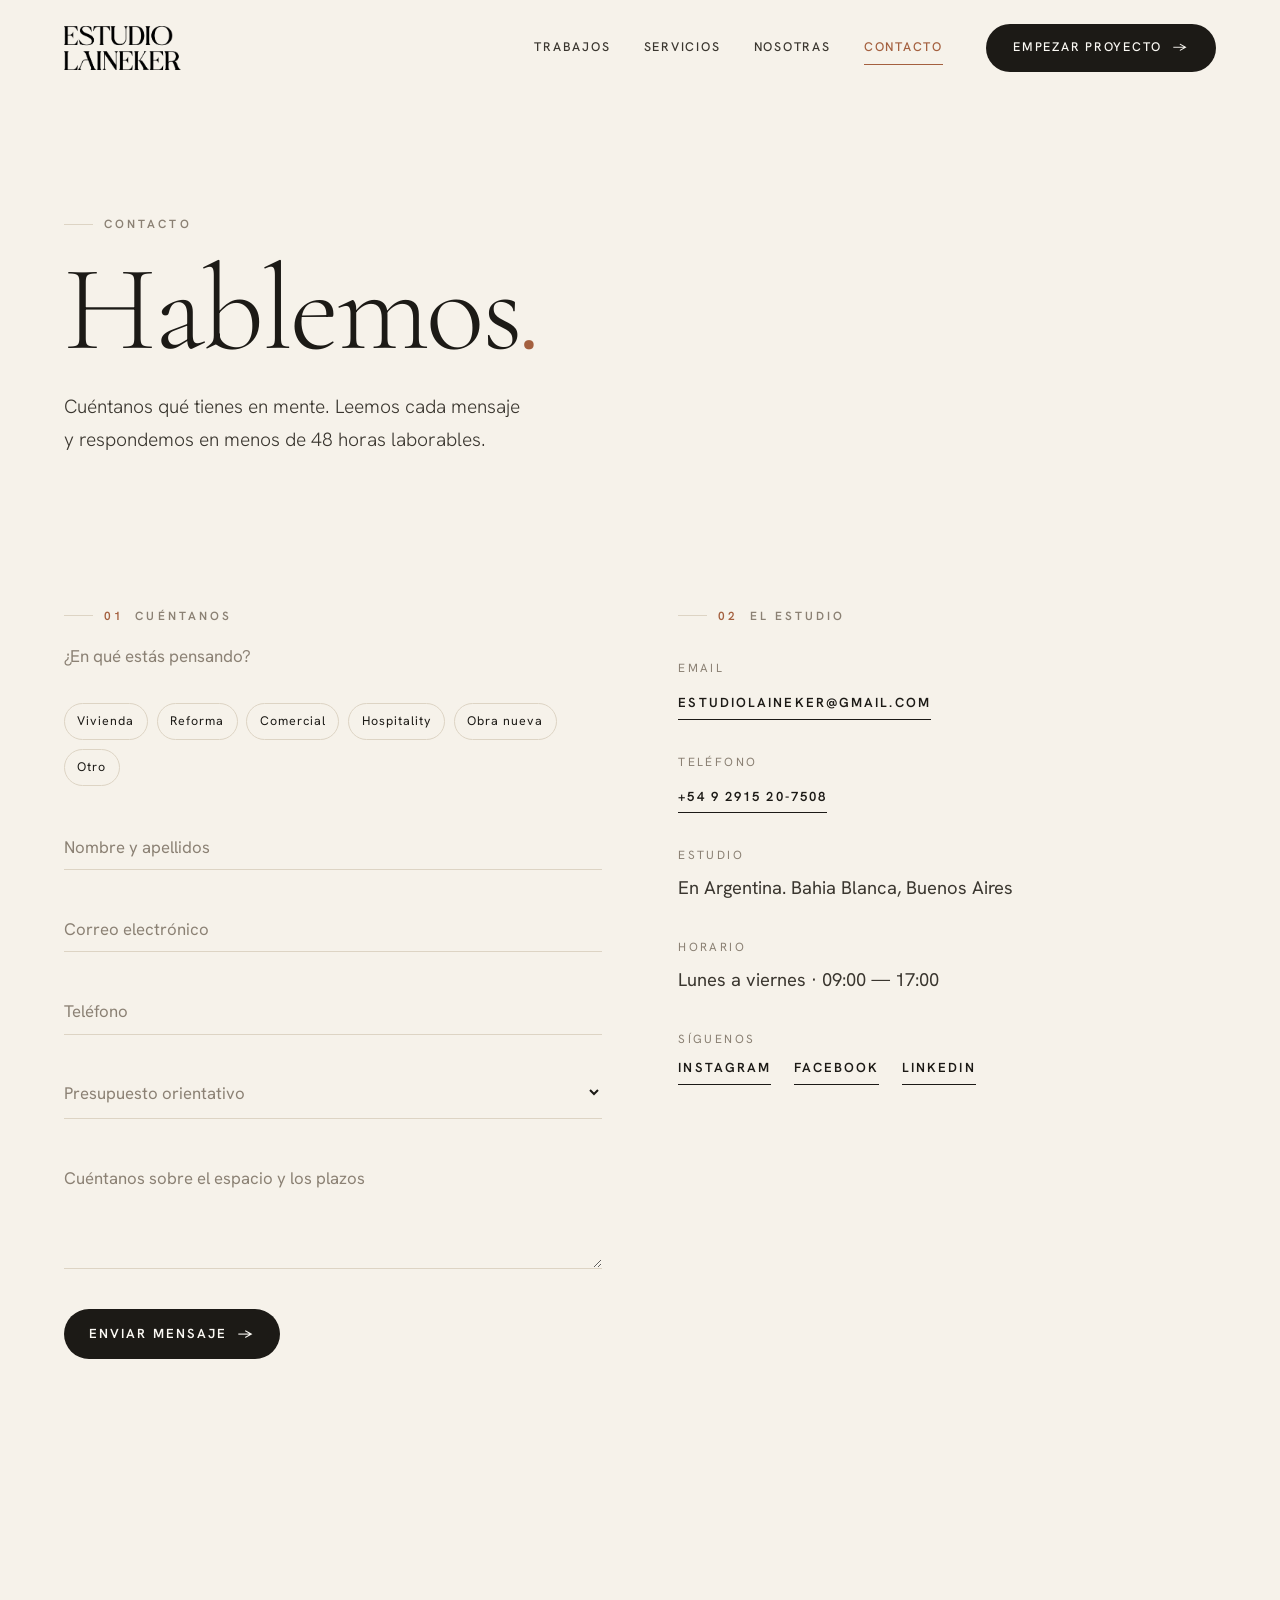
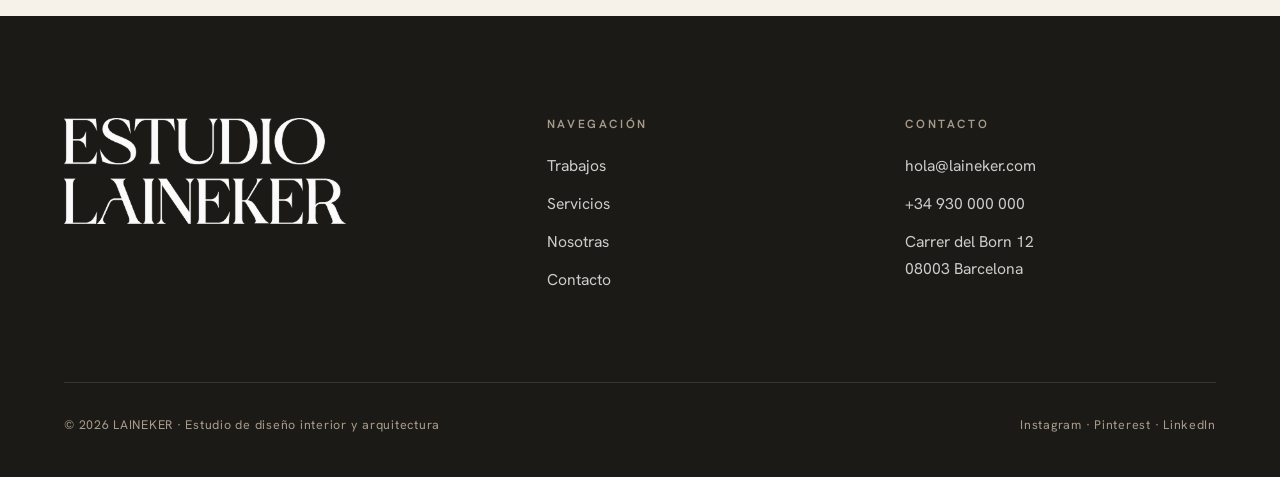
<file: contacto.html>
<!DOCTYPE html>
<html lang="es">
<head>
<meta charset="UTF-8">
<meta name="viewport" content="width=device-width, initial-scale=1.0">
<title>Contacto — LAINEKER</title>
<meta name="description" content="Hablemos de tu proyecto. Escribe a LAINEKER, estudio de diseño interior y arquitectura en Barcelona.">
<link rel="stylesheet" href="css/style.css">
</head>
<body>

<header class="nav is-solid">
  <a class="brand" href="index.html" aria-label="Estudio LAINEKER — inicio">
    <img class="l-dark" src="img/logo-black.png" alt="Estudio LAINEKER">
    <img class="l-light" src="img/logo-white.png" alt="Estudio LAINEKER">
  </a>
  <nav class="nav__links" aria-label="Principal">
    <a href="trabajos.html">Trabajos</a>
    <a href="servicios.html">Servicios</a>
    <a href="nosotras.html">Nosotras</a>
    <a href="contacto.html" aria-current="page">Contacto</a>
    <a class="btn nav__cta" href="contacto.html">Empezar proyecto <span class="arrow" aria-hidden="true">→</span></a>
  </nav>
  <button class="burger" aria-label="Menú" aria-expanded="false"><span></span><span></span><span></span></button>
</header>

<div class="menu" id="menu">
  <a href="trabajos.html">Trabajos</a>
  <a href="servicios.html">Servicios</a>
  <a href="nosotras.html">Nosotras</a>
  <a href="contacto.html">Contacto</a>
  <div class="menu__foot"><span>hola@laineker.com</span><span>+34 930 000 000</span><span>Barcelona</span></div>
</div>

<main>
  <section class="phead wrap" data-screen-label="Cabecera Contacto">
    <span class="eyebrow" data-reveal>Contacto</span>
    <h1 class="phead__title" data-reveal style="margin-top:1.2rem">Hablemos<em>.</em></h1>
    <div class="phead__row">
      <p class="phead__sub" data-reveal>Cuéntanos qué tienes en mente. Leemos cada mensaje y respondemos en menos de 48 horas laborables.</p>
    </div>
  </section>

  <section class="wrap" style="padding-bottom:var(--sec)" data-screen-label="Formulario y datos">
    <div class="contact">

      <!-- Form -->
      <form data-form data-reveal novalidate>
        <span class="eyebrow"><span class="idx">01</span> Cuéntanos</span>
        <p class="muted" style="margin:1rem 0 2rem">¿En qué estás pensando?</p>
        <div class="chips" role="group" aria-label="Tipo de proyecto">
          <button type="button" aria-pressed="false">Vivienda</button>
          <button type="button" aria-pressed="false">Reforma</button>
          <button type="button" aria-pressed="false">Comercial</button>
          <button type="button" aria-pressed="false">Hospitality</button>
          <button type="button" aria-pressed="false">Obra nueva</button>
          <button type="button" aria-pressed="false">Otro</button>
        </div>

        <div class="field"><input type="text" name="nombre" id="nombre" placeholder=" "><label for="nombre">Nombre y apellidos</label></div>
        <div class="field"><input type="email" name="email" id="email" placeholder=" "><label for="email">Correo electrónico</label></div>
        <div class="field"><input type="tel" name="tel" id="tel" placeholder=" " required><label for="tel">Teléfono</label></div>
        <div class="field">
          <select name="presupuesto" id="presupuesto">
            <option value="" disabled selected hidden></option>
            <option>Hasta $500.000 ARS</option>
            <option>$500.000 – $2.000.000 ARS</option>
            <option>$2.000.000 – $5.000.000 ARS</option>
            <option>Más de $5.000.000 ARS</option>
            <option>Aún por definir</option>
          </select>
          <label for="presupuesto">Presupuesto orientativo</label>
        </div>
        <div class="field"><textarea name="mensaje" id="mensaje" placeholder=" "></textarea><label for="mensaje">Cuéntanos sobre el espacio y los plazos</label></div>

        <button class="btn" type="submit">Enviar mensaje <span class="arrow" aria-hidden="true">→</span></button>
        <p class="form-msg" role="status" aria-live="polite"></p>
      </form>

      <!-- Info -->
      <div data-reveal data-delay="1">
        <span class="eyebrow"><span class="idx">02</span> El estudio</span>
        <dl class="contact__info" style="margin-top:2rem">
          <dt>Email</dt>
          <dd><a href="mailto:estudiolaineker@gmail.com" class="link-u" style="color:var(--ink)">estudiolaineker@gmail.com</a></dd>
          <dt>Teléfono</dt>
          <dd><a href="tel:+5492915207508" class="link-u" style="color:var(--ink)">+54 9 2915 20-7508</a></dd>
          <dt>Estudio</dt>
          <dd>En Argentina. Bahia Blanca, Buenos Aires</dd>
          <dt>Horario</dt>
          <dd>Lunes a viernes · 09:00 — 17:00</dd>
          <dt>Síguenos</dt>
          <dd style="display:flex;gap:1.4rem;font-size:1rem">
            <a href="#" class="link-u" style="color:var(--ink)">Instagram</a>
            <a href="#" class="link-u" style="color:var(--ink)">Facebook</a>
            <a href="#" class="link-u" style="color:var(--ink)">LinkedIn</a>
          </dd>
        </dl>
        <div class="contact__map">
          <iframe
            src="https://www.openstreetmap.org/export/embed.html?bbox=-62.2750%2C-38.7200%2C-62.2550%2C-38.7050&layer=mapnik&marker=-38.7127%2C-62.2650"
            title="Mapa — Plaza Rivadavia, Bahía Blanca, Buenos Aires"
            width="100%" height="100%"
            style="border:0;display:block;aspect-ratio:3/2"
            loading="lazy"
            referrerpolicy="no-referrer"
          ></iframe>
        </div>
      </div>

    </div>
  </section>
</main>

<footer class="foot">
  <div class="foot__top">
    <div class="foot__big"><img class="foot__logo" src="img/logo-white.png" alt="Estudio LAINEKER"></div>
    <div class="foot__col">
      <h4>Navegación</h4>
      <a href="trabajos.html">Trabajos</a>
      <a href="servicios.html">Servicios</a>
      <a href="nosotras.html">Nosotras</a>
      <a href="contacto.html">Contacto</a>
    </div>
    <div class="foot__col">
      <h4>Contacto</h4>
      <a href="mailto:hola@laineker.com">hola@laineker.com</a>
      <a href="tel:+34930000000">+34 930 000 000</a>
      <p>Carrer del Born 12<br>08003 Barcelona</p>
    </div>
  </div>
  <div class="foot__bottom">
    <span>© <span data-year></span> LAINEKER · Estudio de diseño interior y arquitectura</span>
    <span>Instagram · Pinterest · LinkedIn</span>
  </div>
</footer>

<script src="js/main.js"></script>
</body>
</html>
</file>
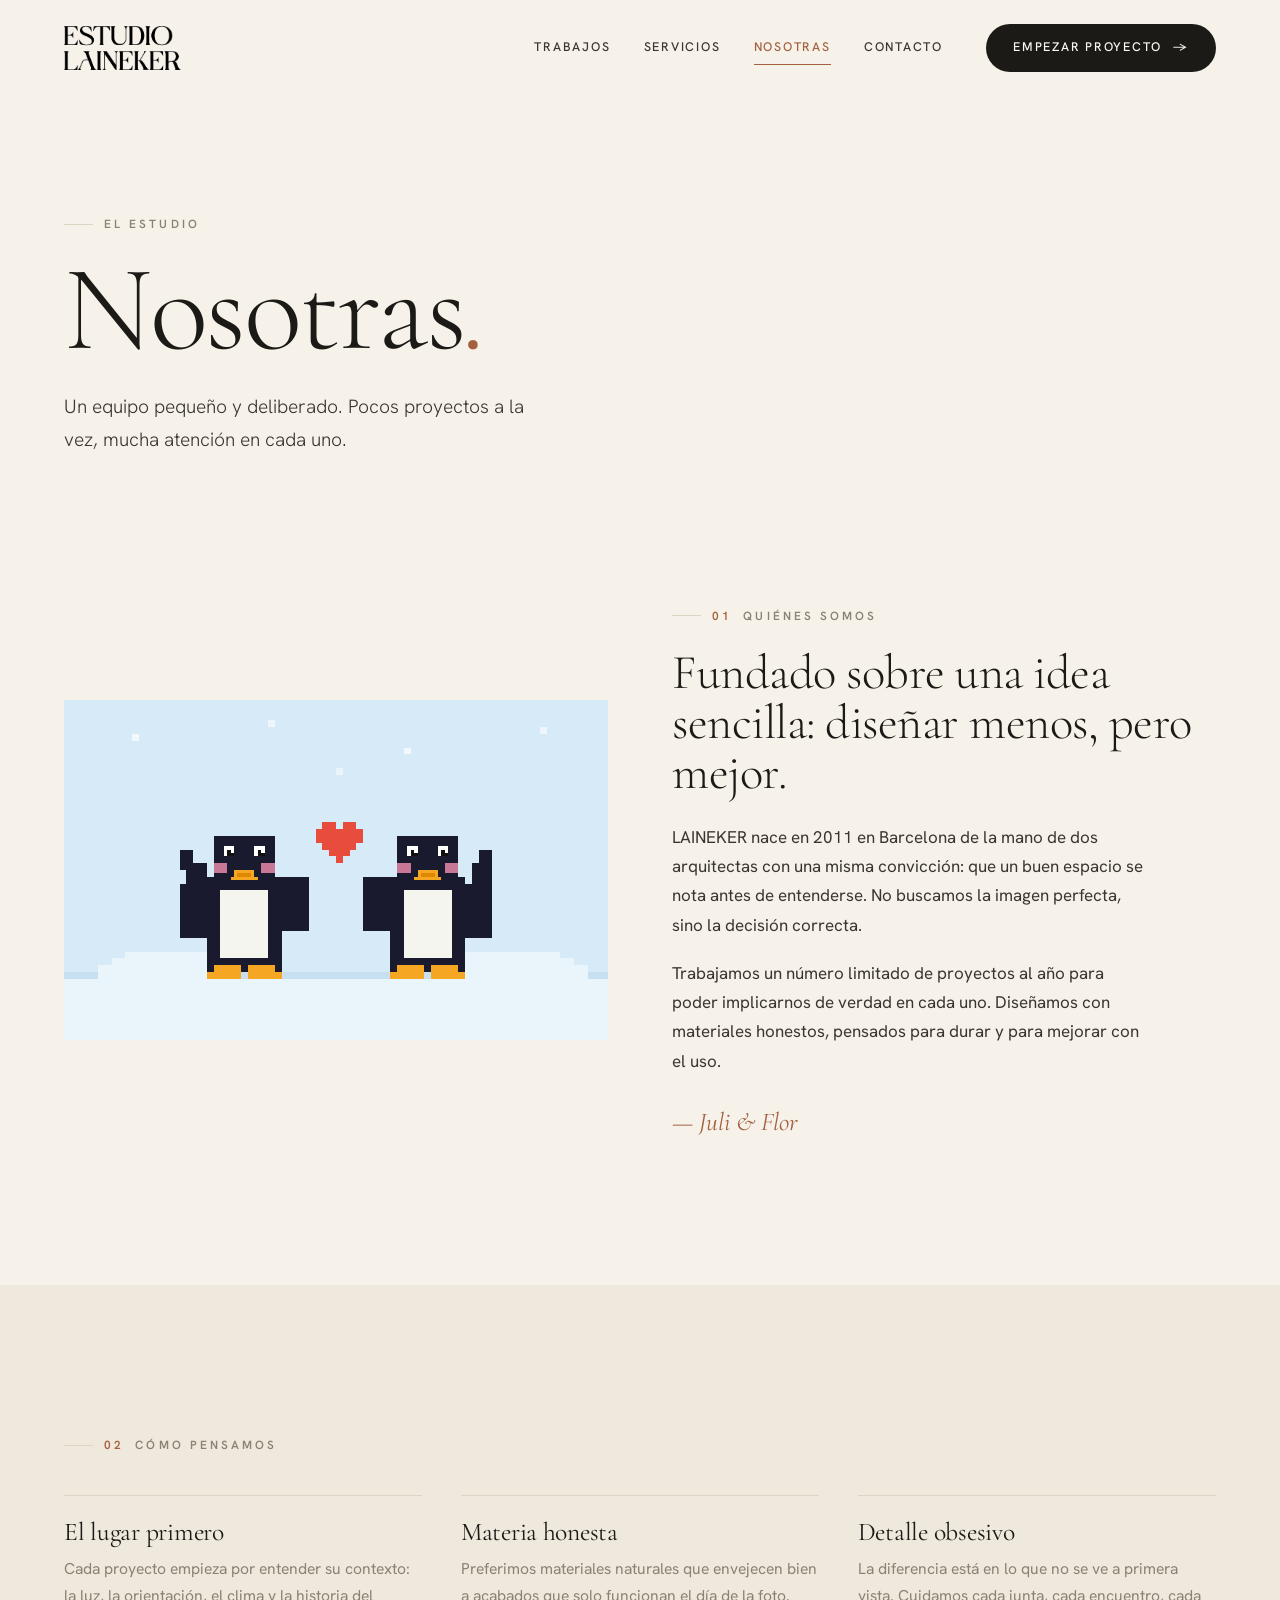
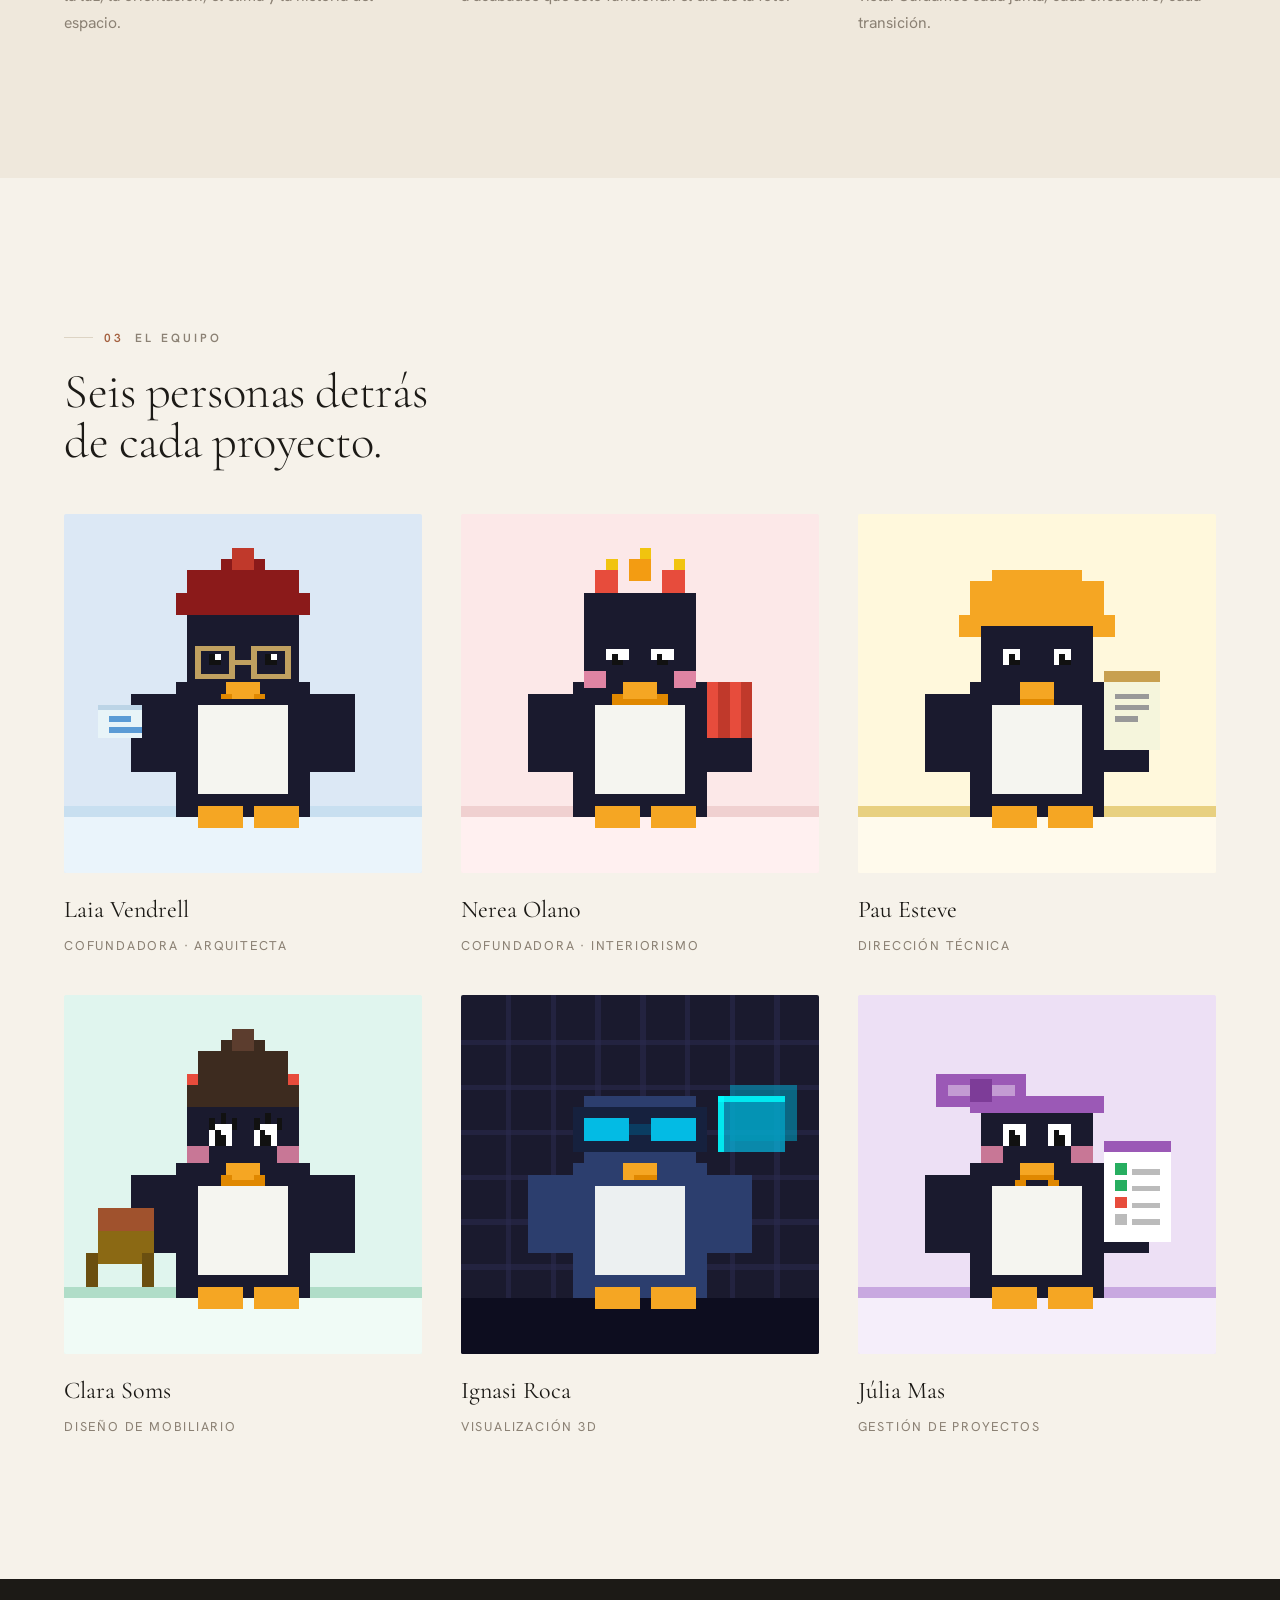
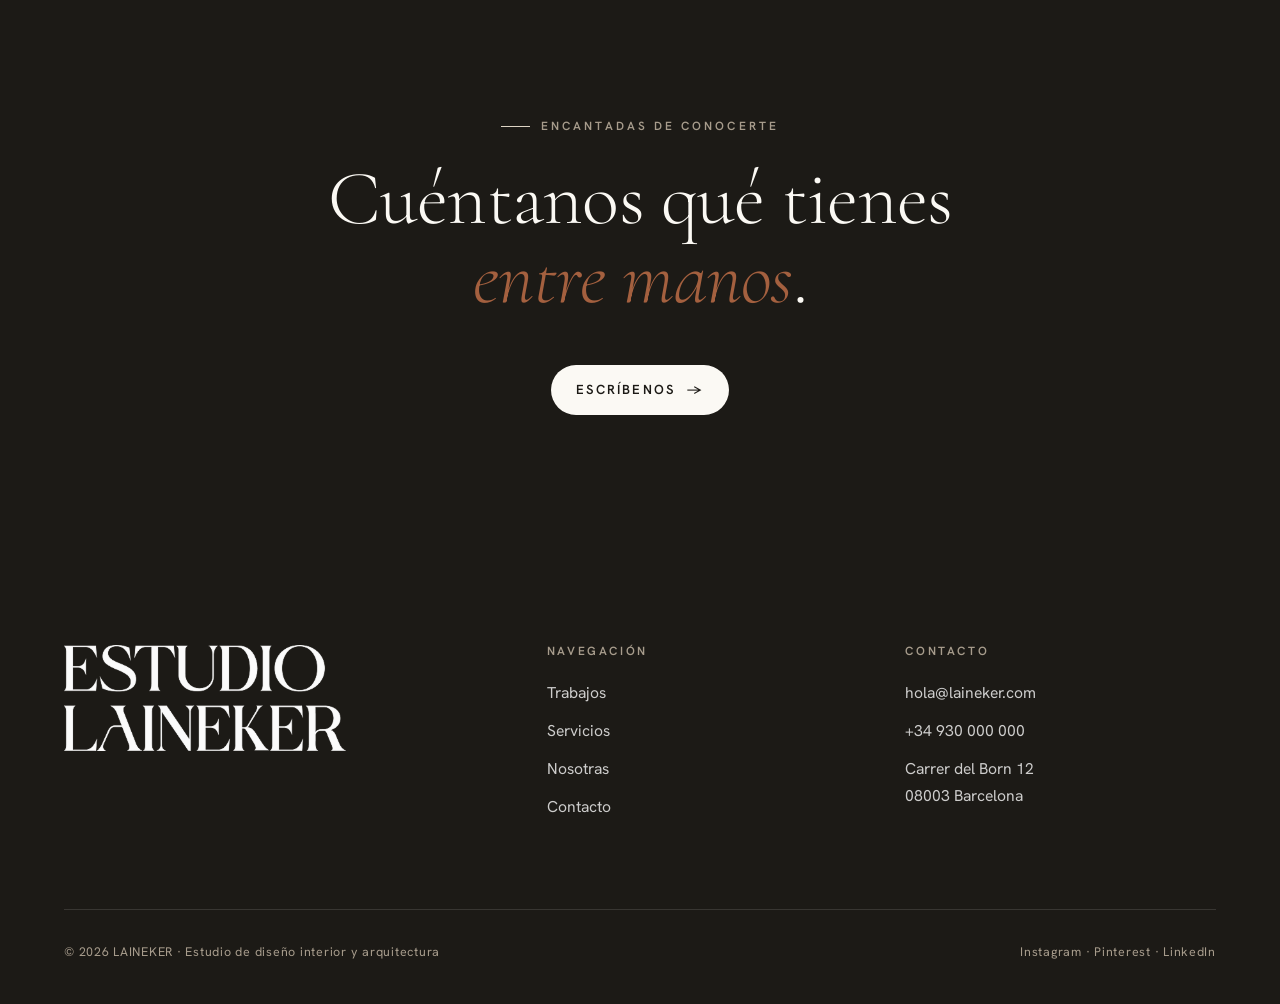
<file: nosotras.html>
<!DOCTYPE html>
<html lang="es">
<head>
<meta charset="UTF-8">
<meta name="viewport" content="width=device-width, initial-scale=1.0">
<title>Nosotras — LAINEKER</title>
<meta name="description" content="LAINEKER es un estudio de diseño interior y arquitectura con base en Barcelona. Conoce al equipo y nuestra forma de trabajar.">
<link rel="stylesheet" href="css/style.css">
</head>
<body>

<header class="nav is-solid">
  <a class="brand" href="index.html" aria-label="Estudio LAINEKER — inicio">
    <img class="l-dark" src="img/logo-black.png" alt="Estudio LAINEKER">
    <img class="l-light" src="img/logo-white.png" alt="Estudio LAINEKER">
  </a>
  <nav class="nav__links" aria-label="Principal">
    <a href="trabajos.html">Trabajos</a>
    <a href="servicios.html">Servicios</a>
    <a href="nosotras.html" aria-current="page">Nosotras</a>
    <a href="contacto.html">Contacto</a>
    <a class="btn nav__cta" href="contacto.html">Empezar proyecto <span class="arrow" aria-hidden="true">→</span></a>
  </nav>
  <button class="burger" aria-label="Menú" aria-expanded="false"><span></span><span></span><span></span></button>
</header>

<div class="menu" id="menu">
  <a href="trabajos.html">Trabajos</a>
  <a href="servicios.html">Servicios</a>
  <a href="nosotras.html">Nosotras</a>
  <a href="contacto.html">Contacto</a>
  <div class="menu__foot"><span>hola@laineker.com</span><span>+34 930 000 000</span><span>Barcelona</span></div>
</div>

<main>
  <section class="phead wrap" data-screen-label="Cabecera Nosotras">
    <span class="eyebrow" data-reveal>El estudio</span>
    <h1 class="phead__title" data-reveal style="margin-top:1.2rem">Nosotras<em>.</em></h1>
    <div class="phead__row">
      <p class="phead__sub" data-reveal>Un equipo pequeño y deliberado. Pocos proyectos a la vez, mucha atención en cada uno.</p>
    </div>
  </section>

  <!-- Bio -->
  <section class="section wrap" style="padding-top:0" data-screen-label="Bio">
    <div class="bio">
      <div class="bio__media" data-reveal><img src="img/penguins-pixelart.svg" alt="Retrato — fundadoras del estudio" style="width:100%;height:100%;object-fit:cover;display:block;image-rendering:pixelated"></div>
      <div data-reveal data-delay="1">
        <span class="eyebrow"><span class="idx">01</span> Quiénes somos</span>
        <h2 style="margin-top:1.4rem">Fundado sobre una idea sencilla: diseñar menos, pero mejor.</h2>
        <p>LAINEKER nace en 2011 en Barcelona de la mano de dos arquitectas con una misma convicción: que un buen espacio se nota antes de entenderse. No buscamos la imagen perfecta, sino la decisión correcta.</p>
        <p>Trabajamos un número limitado de proyectos al año para poder implicarnos de verdad en cada uno. Diseñamos con materiales honestos, pensados para durar y para mejorar con el uso.</p>
        <div class="sign">— Juli &amp; Flor</div>
      </div>
    </div>
  </section>

  <!-- Values -->
  <section class="section wrap" style="background:var(--bg-2)" data-screen-label="Valores">
    <span class="eyebrow" data-reveal><span class="idx">02</span> Cómo pensamos</span>
    <div class="values" style="margin-top:2.5rem">
      <div class="value" data-reveal><h4>El lugar primero</h4><p>Cada proyecto empieza por entender su contexto: la luz, la orientación, el clima y la historia del espacio.</p></div>
      <div class="value" data-reveal data-delay="1"><h4>Materia honesta</h4><p>Preferimos materiales naturales que envejecen bien a acabados que solo funcionan el día de la foto.</p></div>
      <div class="value" data-reveal data-delay="2"><h4>Detalle obsesivo</h4><p>La diferencia está en lo que no se ve a primera vista. Cuidamos cada junta, cada encuentro, cada transición.</p></div>
    </div>
  </section>

  <!-- Team -->
  <section class="section wrap" data-screen-label="Equipo">
    <span class="eyebrow" data-reveal><span class="idx">03</span> El equipo</span>
    <h2 style="font-size:var(--h2);margin:1.2rem 0 3rem;max-width:16ch" data-reveal>Seis personas detrás de cada proyecto.</h2>
    <div class="team">
      <div class="member" data-reveal><div class="member__media"><img src="img/penguin-laia.svg" alt="Laia Vendrell" style="width:100%;height:100%;object-fit:cover;display:block;image-rendering:pixelated"></div><div class="nm">Laia Vendrell</div><div class="ro">Cofundadora · Arquitecta</div></div>
      <div class="member" data-reveal data-delay="1"><div class="member__media"><img src="img/penguin-nerea.svg" alt="Nerea Olano" style="width:100%;height:100%;object-fit:cover;display:block;image-rendering:pixelated"></div><div class="nm">Nerea Olano</div><div class="ro">Cofundadora · Interiorismo</div></div>
      <div class="member" data-reveal data-delay="2"><div class="member__media"><img src="img/penguin-pau.svg" alt="Pau Esteve" style="width:100%;height:100%;object-fit:cover;display:block;image-rendering:pixelated"></div><div class="nm">Pau Esteve</div><div class="ro">Dirección técnica</div></div>
      <div class="member" data-reveal><div class="member__media"><img src="img/penguin-clara.svg" alt="Clara Soms" style="width:100%;height:100%;object-fit:cover;display:block;image-rendering:pixelated"></div><div class="nm">Clara Soms</div><div class="ro">Diseño de mobiliario</div></div>
      <div class="member" data-reveal data-delay="1"><div class="member__media"><img src="img/penguin-ignasi.svg" alt="Ignasi Roca" style="width:100%;height:100%;object-fit:cover;display:block;image-rendering:pixelated"></div><div class="nm">Ignasi Roca</div><div class="ro">Visualización 3D</div></div>
      <div class="member" data-reveal data-delay="2"><div class="member__media"><img src="img/penguin-julia.svg" alt="Júlia Mas" style="width:100%;height:100%;object-fit:cover;display:block;image-rendering:pixelated"></div><div class="nm">Júlia Mas</div><div class="ro">Gestión de proyectos</div></div>
    </div>
  </section>

  <section class="cta" data-screen-label="Contacto CTA">
    <span class="eyebrow" style="color:var(--muted-2);justify-content:center" data-reveal>Encantadas de conocerte</span>
    <h2 data-reveal style="margin-top:1.5rem">Cuéntanos qué tienes <em>entre manos</em>.</h2>
    <a class="btn" href="contacto.html" data-reveal>Escríbenos <span class="arrow" aria-hidden="true">→</span></a>
  </section>
</main>

<footer class="foot">
  <div class="foot__top">
    <div class="foot__big"><img class="foot__logo" src="img/logo-white.png" alt="Estudio LAINEKER"></div>
    <div class="foot__col">
      <h4>Navegación</h4>
      <a href="trabajos.html">Trabajos</a>
      <a href="servicios.html">Servicios</a>
      <a href="nosotras.html">Nosotras</a>
      <a href="contacto.html">Contacto</a>
    </div>
    <div class="foot__col">
      <h4>Contacto</h4>
      <a href="mailto:hola@laineker.com">hola@laineker.com</a>
      <a href="tel:+34930000000">+34 930 000 000</a>
      <p>Carrer del Born 12<br>08003 Barcelona</p>
    </div>
  </div>
  <div class="foot__bottom">
    <span>© <span data-year></span> LAINEKER · Estudio de diseño interior y arquitectura</span>
    <span>Instagram · Pinterest · LinkedIn</span>
  </div>
</footer>

<script src="js/main.js"></script>
</body>
</html>
</file>
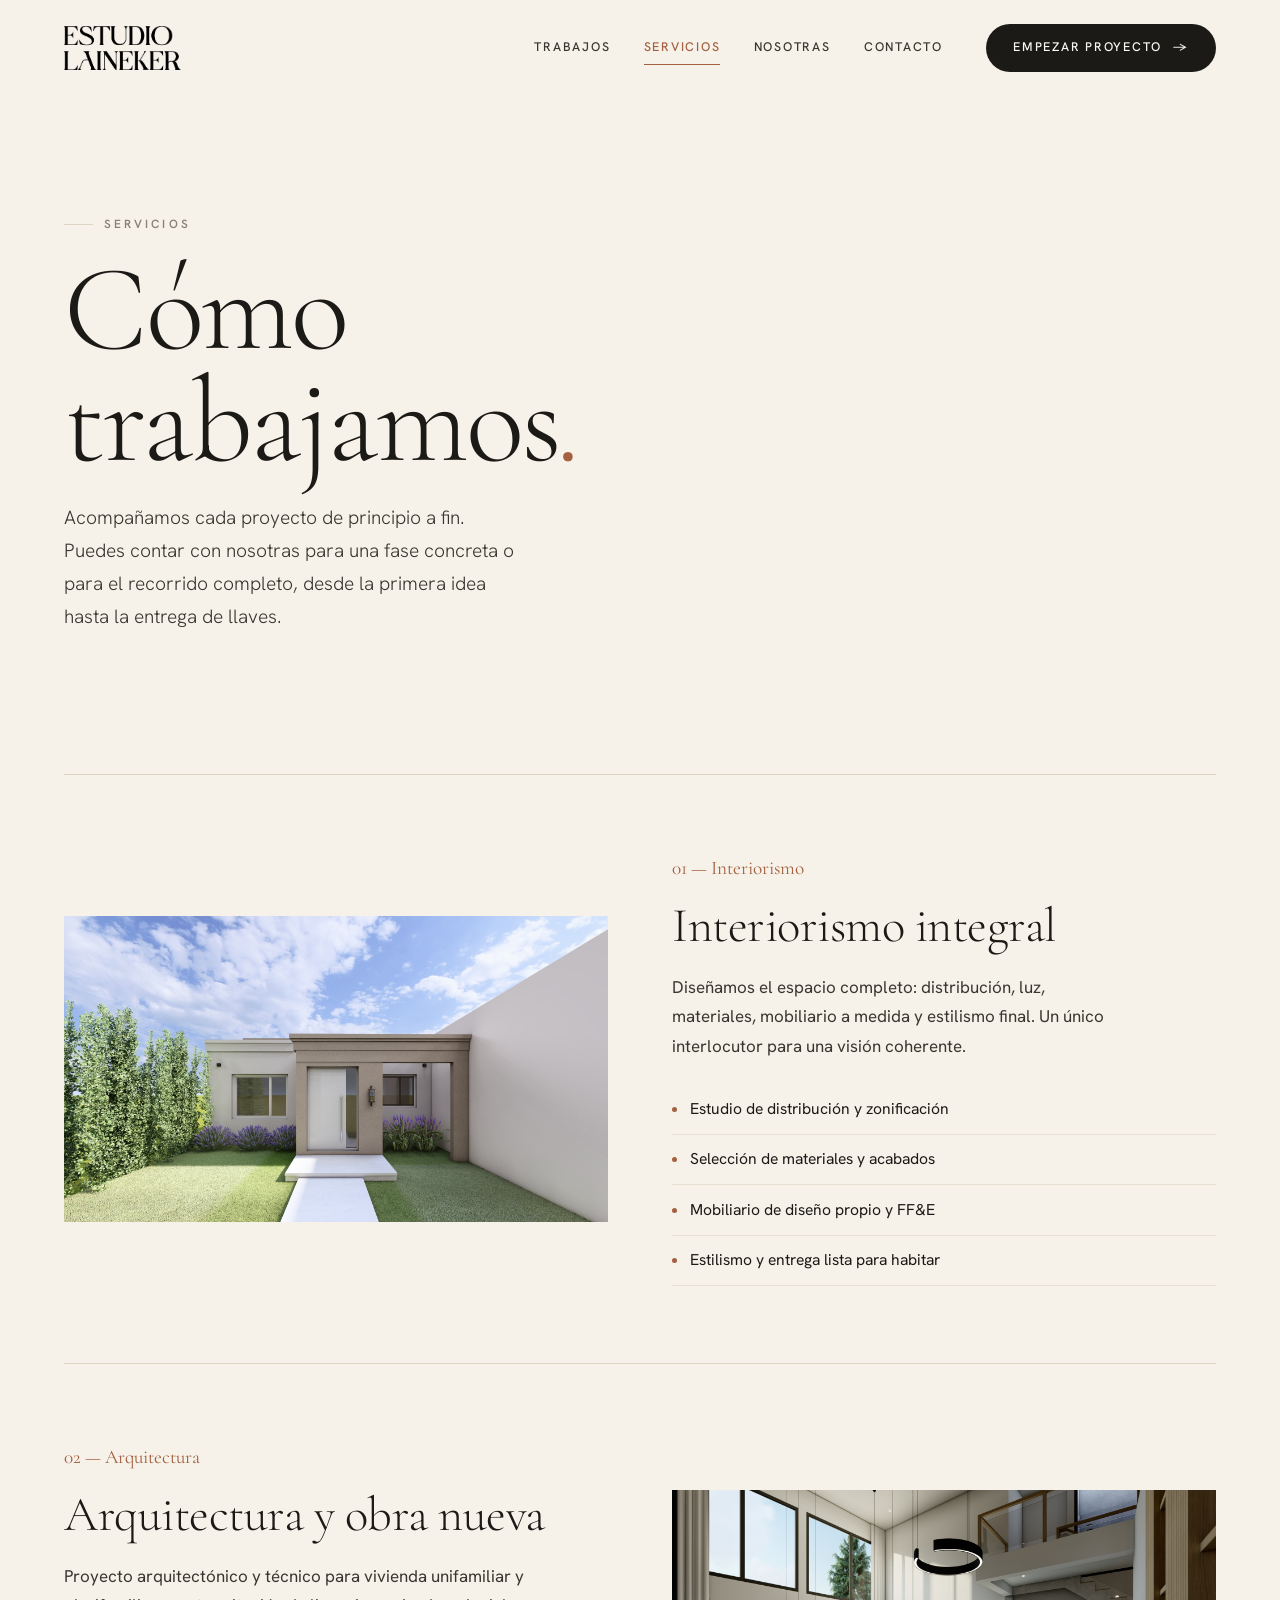
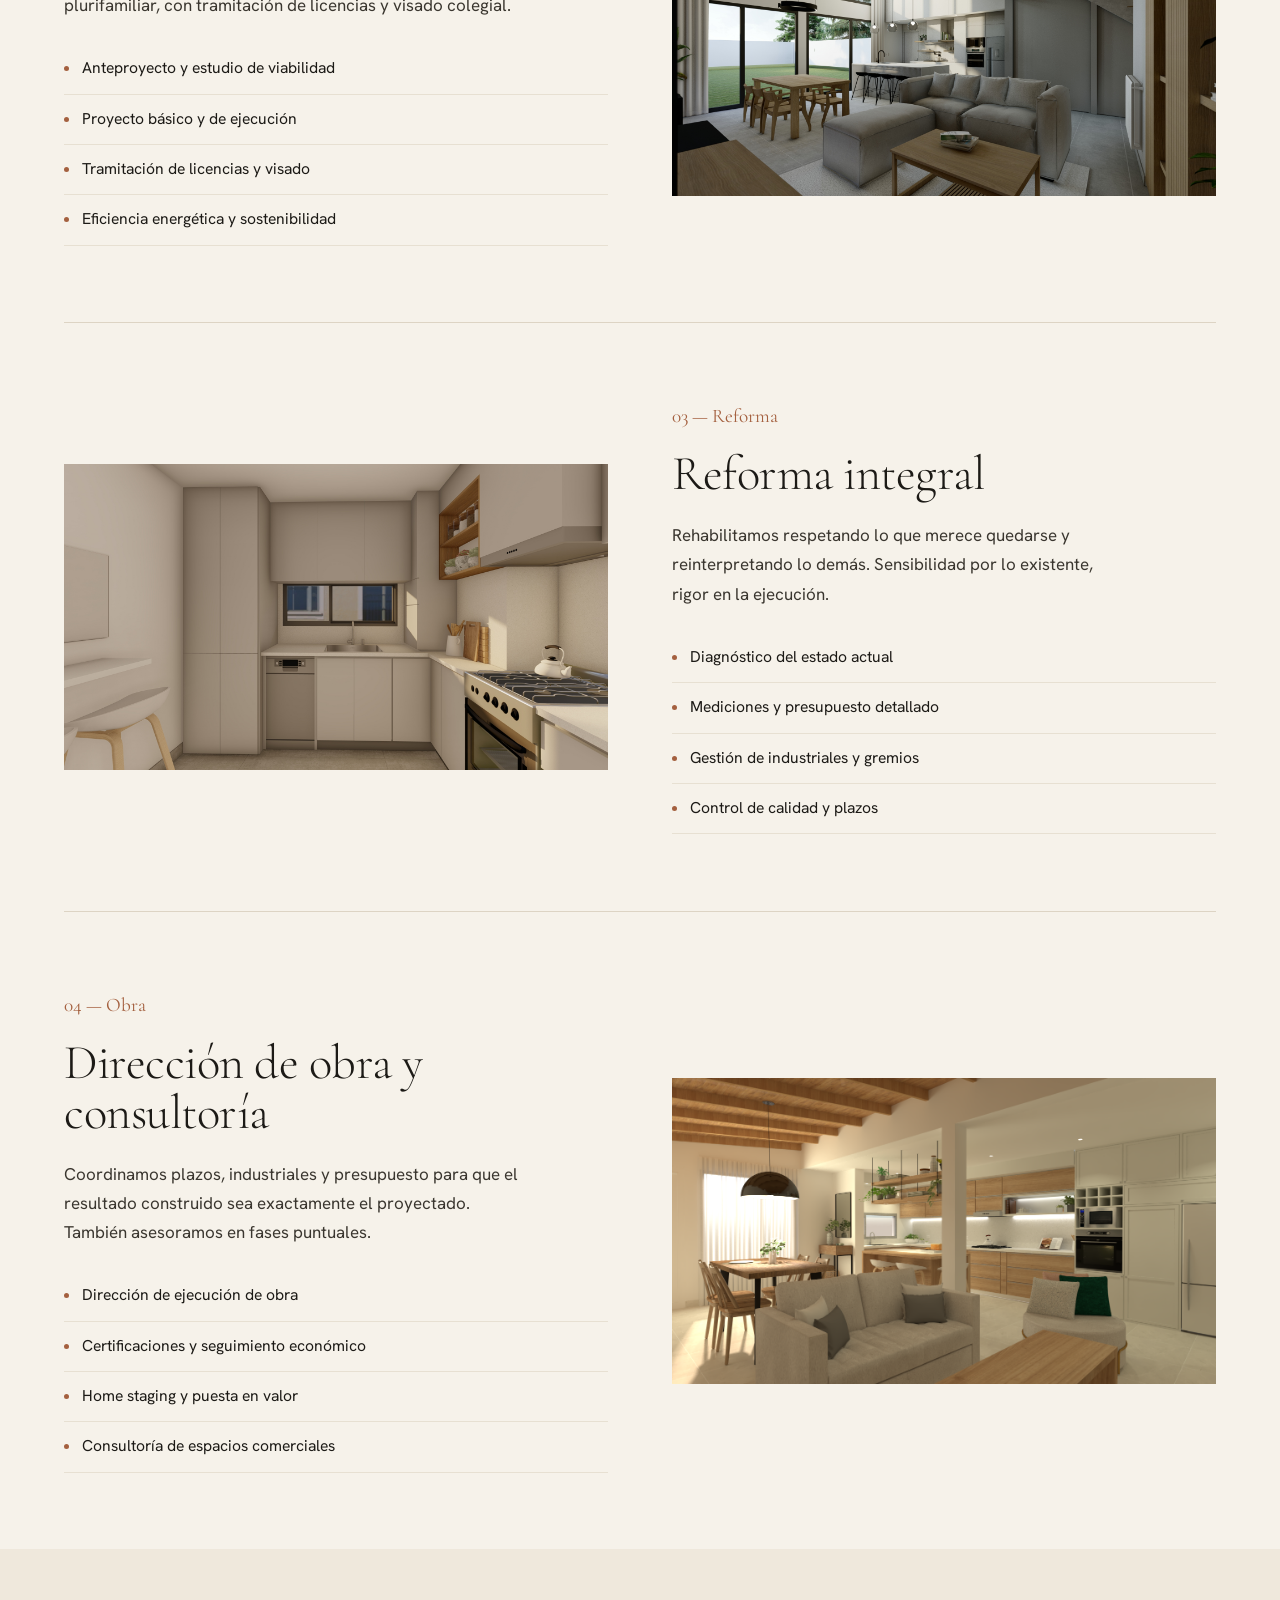
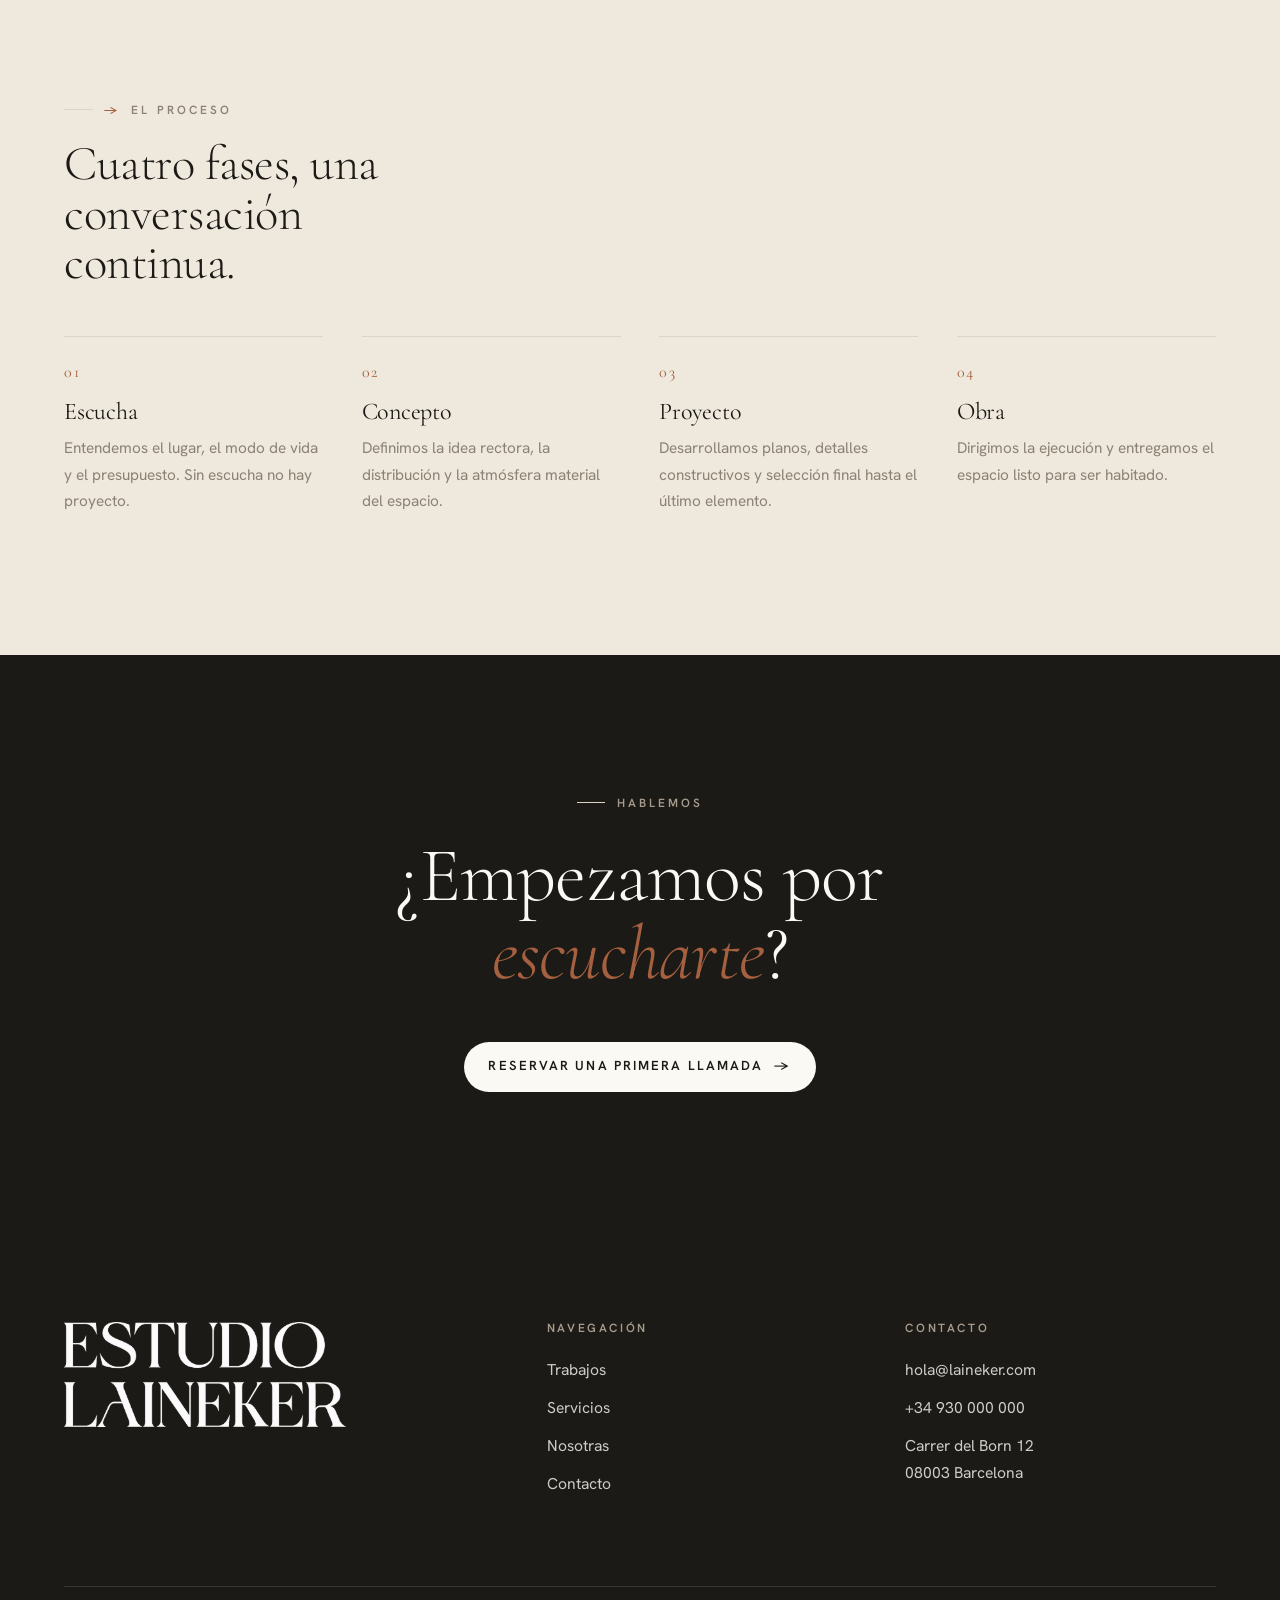
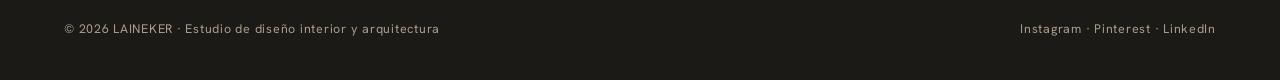
<file: servicios.html>
<!DOCTYPE html>
<html lang="es">
<head>
<meta charset="UTF-8">
<meta name="viewport" content="width=device-width, initial-scale=1.0">
<title>Servicios — LAINEKER</title>
<meta name="description" content="Servicios de LAINEKER: interiorismo integral, arquitectura, reforma, dirección de obra y consultoría.">
<link rel="stylesheet" href="css/style.css">
</head>
<body>

<header class="nav is-solid">
  <a class="brand" href="index.html" aria-label="Estudio LAINEKER — inicio">
    <img class="l-dark" src="img/logo-black.png" alt="Estudio LAINEKER">
    <img class="l-light" src="img/logo-white.png" alt="Estudio LAINEKER">
  </a>
  <nav class="nav__links" aria-label="Principal">
    <a href="trabajos.html">Trabajos</a>
    <a href="servicios.html" aria-current="page">Servicios</a>
    <a href="nosotras.html">Nosotras</a>
    <a href="contacto.html">Contacto</a>
    <a class="btn nav__cta" href="contacto.html">Empezar proyecto <span class="arrow" aria-hidden="true">→</span></a>
  </nav>
  <button class="burger" aria-label="Menú" aria-expanded="false"><span></span><span></span><span></span></button>
</header>

<div class="menu" id="menu">
  <a href="trabajos.html">Trabajos</a>
  <a href="servicios.html">Servicios</a>
  <a href="nosotras.html">Nosotras</a>
  <a href="contacto.html">Contacto</a>
  <div class="menu__foot"><span>hola@laineker.com</span><span>+34 930 000 000</span><span>Barcelona</span></div>
</div>

<main>
  <section class="phead wrap" data-screen-label="Cabecera Servicios">
    <span class="eyebrow" data-reveal>Servicios</span>
    <h1 class="phead__title" data-reveal style="margin-top:1.2rem">Cómo<br>trabajamos<em>.</em></h1>
    <div class="phead__row">
      <p class="phead__sub" data-reveal>Acompañamos cada proyecto de principio a fin. Puedes contar con nosotras para una fase concreta o para el recorrido completo, desde la primera idea hasta la entrega de llaves.</p>
    </div>
  </section>

  <!-- Detailed services -->
  <section class="wrap" data-screen-label="Detalle de servicios">

    <div class="svc-detail" data-reveal>
      <div class="svc-detail__media"><img src="img/vivienda-kati/01.jpg" alt="Interiorismo integral — Vivienda Kati" style="width:100%;height:100%;object-fit:cover;display:block"></div>
      <div>
        <div class="svc-detail__idx">01 — Interiorismo</div>
        <h3>Interiorismo integral</h3>
        <p>Diseñamos el espacio completo: distribución, luz, materiales, mobiliario a medida y estilismo final. Un único interlocutor para una visión coherente.</p>
        <ul class="svc-detail__list">
          <li>Estudio de distribución y zonificación</li>
          <li>Selección de materiales y acabados</li>
          <li>Mobiliario de diseño propio y FF&amp;E</li>
          <li>Estilismo y entrega lista para habitar</li>
        </ul>
      </div>
    </div>

    <div class="svc-detail" data-reveal>
      <div class="svc-detail__media"><img src="img/casa-meconi/1.jpg" alt="Arquitectura y obra nueva — Casa Meconi" style="width:100%;height:100%;object-fit:cover;display:block"></div>
      <div>
        <div class="svc-detail__idx">02 — Arquitectura</div>
        <h3>Arquitectura y obra nueva</h3>
        <p>Proyecto arquitectónico y técnico para vivienda unifamiliar y plurifamiliar, con tramitación de licencias y visado colegial.</p>
        <ul class="svc-detail__list">
          <li>Anteproyecto y estudio de viabilidad</li>
          <li>Proyecto básico y de ejecución</li>
          <li>Tramitación de licencias y visado</li>
          <li>Eficiencia energética y sostenibilidad</li>
        </ul>
      </div>
    </div>

    <div class="svc-detail" data-reveal>
      <div class="svc-detail__media"><img src="img/reforma-piriz/04.jpg" alt="Reforma integral — Reforma Piriz" style="width:100%;height:100%;object-fit:cover;display:block"></div>
      <div>
        <div class="svc-detail__idx">03 — Reforma</div>
        <h3>Reforma integral</h3>
        <p>Rehabilitamos respetando lo que merece quedarse y reinterpretando lo demás. Sensibilidad por lo existente, rigor en la ejecución.</p>
        <ul class="svc-detail__list">
          <li>Diagnóstico del estado actual</li>
          <li>Mediciones y presupuesto detallado</li>
          <li>Gestión de industriales y gremios</li>
          <li>Control de calidad y plazos</li>
        </ul>
      </div>
    </div>

    <div class="svc-detail" data-reveal>
      <div class="svc-detail__media"><img src="img/reforma-pys/01.png" alt="Dirección de obra — Reforma PYS" style="width:100%;height:100%;object-fit:cover;display:block"></div>
      <div>
        <div class="svc-detail__idx">04 — Obra</div>
        <h3>Dirección de obra y consultoría</h3>
        <p>Coordinamos plazos, industriales y presupuesto para que el resultado construido sea exactamente el proyectado. También asesoramos en fases puntuales.</p>
        <ul class="svc-detail__list">
          <li>Dirección de ejecución de obra</li>
          <li>Certificaciones y seguimiento económico</li>
          <li>Home staging y puesta en valor</li>
          <li>Consultoría de espacios comerciales</li>
        </ul>
      </div>
    </div>

  </section>

  <!-- Process -->
  <section class="section wrap" style="background:var(--bg-2)" data-screen-label="Proceso">
    <span class="eyebrow" data-reveal><span class="idx">→</span> El proceso</span>
    <h2 style="font-size:var(--h2);margin:1.2rem 0 3rem;max-width:18ch" data-reveal>Cuatro fases, una conversación continua.</h2>
    <div class="process">
      <div class="proc" data-reveal><div class="proc__n">01</div><h4>Escucha</h4><p>Entendemos el lugar, el modo de vida y el presupuesto. Sin escucha no hay proyecto.</p></div>
      <div class="proc" data-reveal data-delay="1"><div class="proc__n">02</div><h4>Concepto</h4><p>Definimos la idea rectora, la distribución y la atmósfera material del espacio.</p></div>
      <div class="proc" data-reveal data-delay="2"><div class="proc__n">03</div><h4>Proyecto</h4><p>Desarrollamos planos, detalles constructivos y selección final hasta el último elemento.</p></div>
      <div class="proc" data-reveal data-delay="3"><div class="proc__n">04</div><h4>Obra</h4><p>Dirigimos la ejecución y entregamos el espacio listo para ser habitado.</p></div>
    </div>
  </section>

  <section class="cta" data-screen-label="Contacto CTA">
    <span class="eyebrow" style="color:var(--muted-2);justify-content:center" data-reveal>Hablemos</span>
    <h2 data-reveal style="margin-top:1.5rem">¿Empezamos por <em>escucharte</em>?</h2>
    <a class="btn" href="contacto.html" data-reveal>Reservar una primera llamada <span class="arrow" aria-hidden="true">→</span></a>
  </section>
</main>

<footer class="foot">
  <div class="foot__top">
    <div class="foot__big"><img class="foot__logo" src="img/logo-white.png" alt="Estudio LAINEKER"></div>
    <div class="foot__col">
      <h4>Navegación</h4>
      <a href="trabajos.html">Trabajos</a>
      <a href="servicios.html">Servicios</a>
      <a href="nosotras.html">Nosotras</a>
      <a href="contacto.html">Contacto</a>
    </div>
    <div class="foot__col">
      <h4>Contacto</h4>
      <a href="mailto:hola@laineker.com">hola@laineker.com</a>
      <a href="tel:+34930000000">+34 930 000 000</a>
      <p>Carrer del Born 12<br>08003 Barcelona</p>
    </div>
  </div>
  <div class="foot__bottom">
    <span>© <span data-year></span> LAINEKER · Estudio de diseño interior y arquitectura</span>
    <span>Instagram · Pinterest · LinkedIn</span>
  </div>
</footer>

<script src="js/main.js"></script>
</body>
</html>
</file>
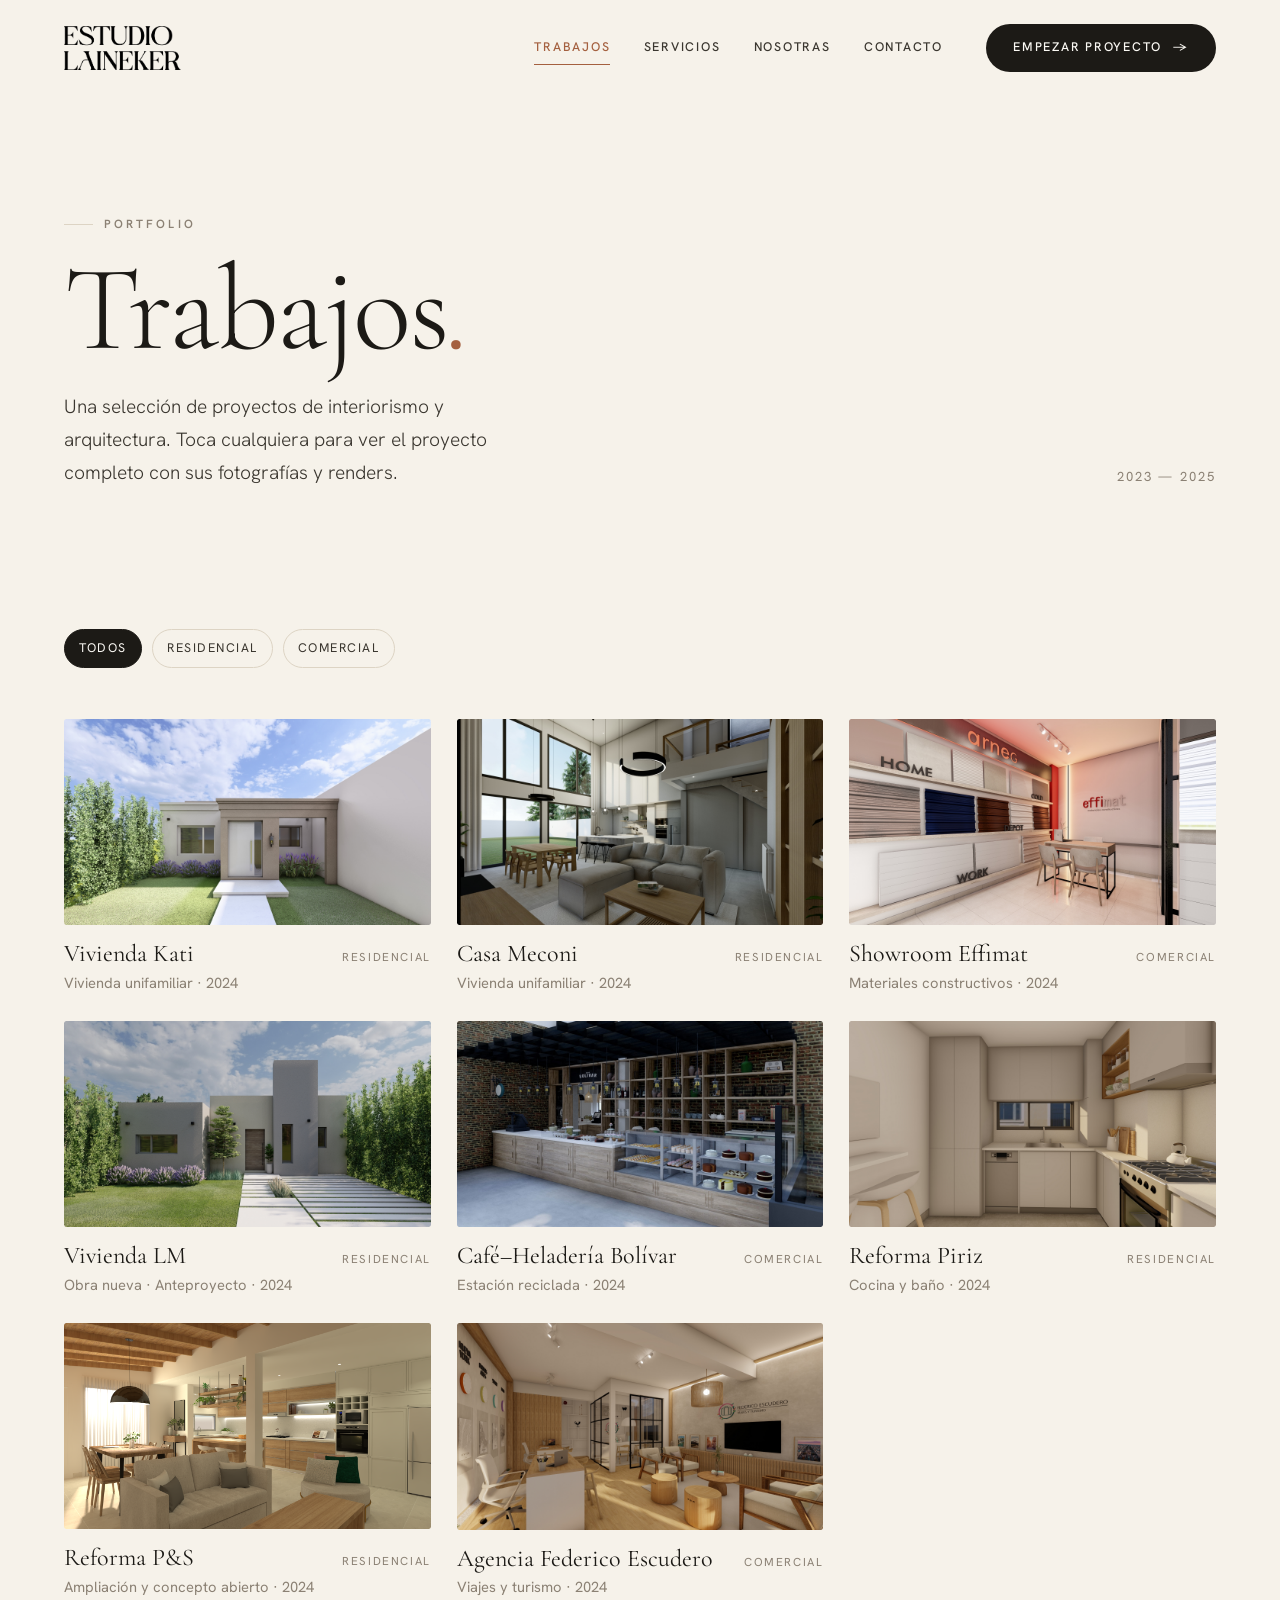
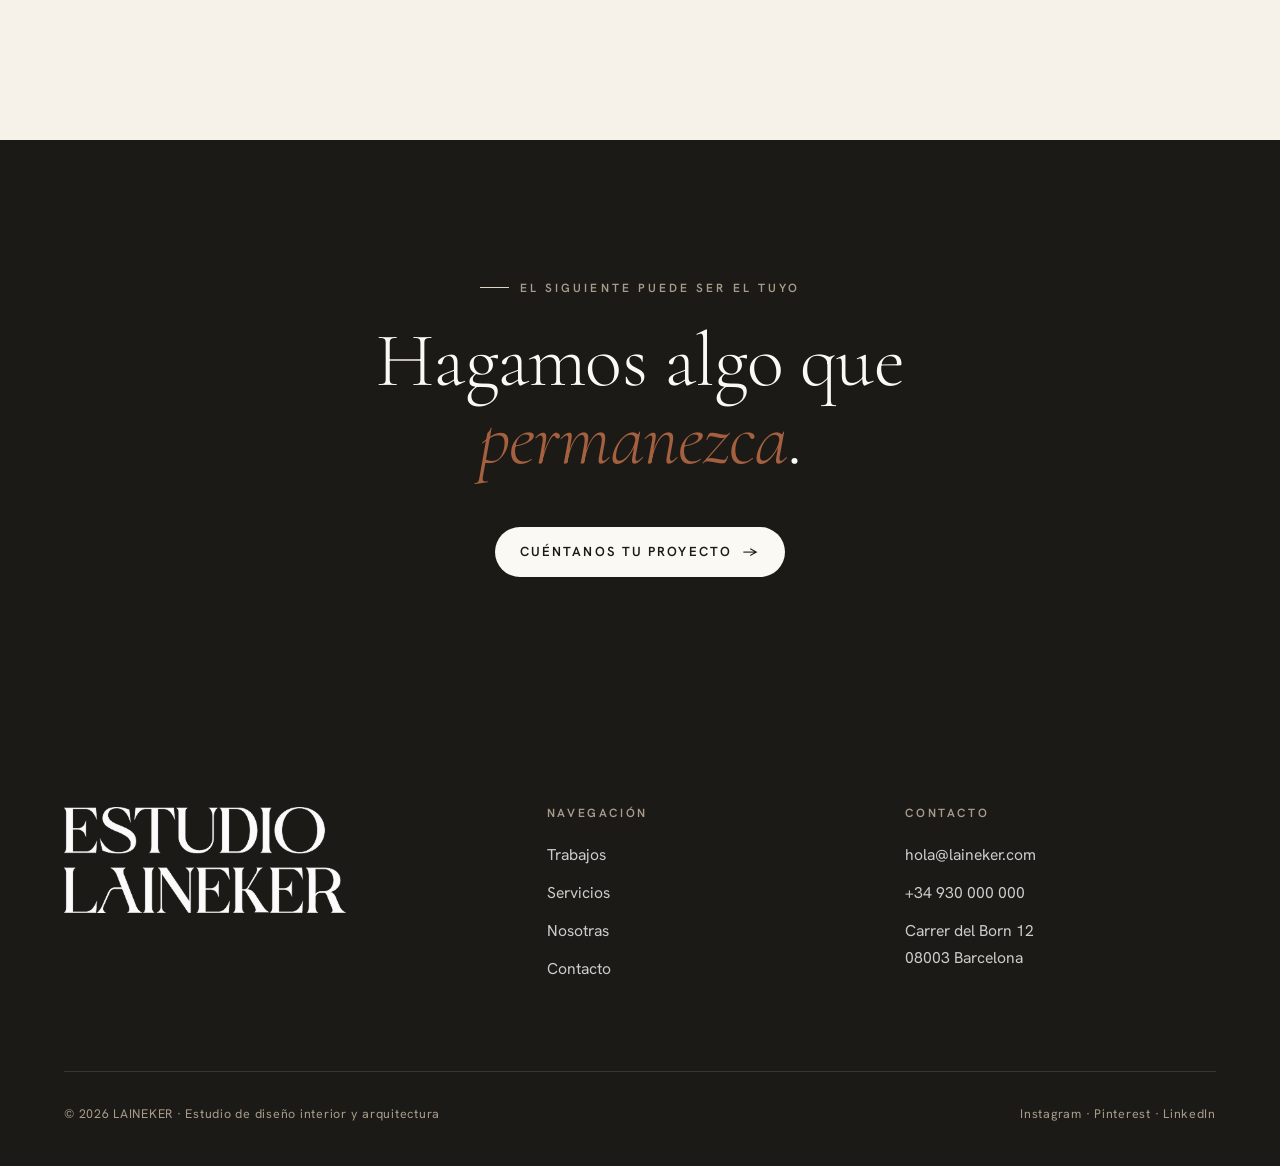
<file: trabajos.html>
<!DOCTYPE html>
<html lang="es">
<head>
<meta charset="UTF-8">
<meta name="viewport" content="width=device-width, initial-scale=1.0">
<title>Trabajos — LAINEKER</title>
<meta name="description" content="Portfolio de proyectos de LAINEKER: vivienda y espacios comerciales.">
<link rel="stylesheet" href="css/style.css">
</head>
<body>

<header class="nav is-solid">
  <a class="brand" href="index.html" aria-label="Estudio LAINEKER — inicio">
    <img class="l-dark" src="img/logo-black.png" alt="Estudio LAINEKER">
    <img class="l-light" src="img/logo-white.png" alt="Estudio LAINEKER">
  </a>
  <nav class="nav__links" aria-label="Principal">
    <a href="trabajos.html" aria-current="page">Trabajos</a>
    <a href="servicios.html">Servicios</a>
    <a href="nosotras.html">Nosotras</a>
    <a href="contacto.html">Contacto</a>
    <a class="btn nav__cta" href="contacto.html">Empezar proyecto <span class="arrow" aria-hidden="true">→</span></a>
  </nav>
  <button class="burger" aria-label="Menú" aria-expanded="false"><span></span><span></span><span></span></button>
</header>

<div class="menu" id="menu">
  <a href="trabajos.html">Trabajos</a>
  <a href="servicios.html">Servicios</a>
  <a href="nosotras.html">Nosotras</a>
  <a href="contacto.html">Contacto</a>
  <div class="menu__foot"><span>hola@laineker.com</span><span>+34 930 000 000</span><span>Barcelona</span></div>
</div>

<main>
  <section class="phead wrap" data-screen-label="Cabecera Trabajos">
    <span class="eyebrow" data-reveal>Portfolio</span>
    <h1 class="phead__title" data-reveal style="margin-top:1.2rem">Trabajos<em>.</em></h1>
    <div class="phead__row">
      <p class="phead__sub" data-reveal>Una selección de proyectos de interiorismo y arquitectura. Toca cualquiera para ver el proyecto completo con sus fotografías y renders.</p>
      <p class="muted" data-reveal data-delay="1" style="font-size:.82rem;letter-spacing:.16em;text-transform:uppercase">2023 — 2025</p>
    </div>
  </section>

  <section class="wrap" style="padding-bottom:var(--sec)" data-screen-label="Galería">
    <div class="filters" data-filters aria-label="Filtrar por tipología"></div>
    <div class="masonry" data-masonry="all"></div>
  </section>

  <section class="cta" data-screen-label="Contacto CTA">
    <span class="eyebrow" style="color:var(--muted-2);justify-content:center" data-reveal>El siguiente puede ser el tuyo</span>
    <h2 data-reveal style="margin-top:1.5rem">Hagamos algo que <em>permanezca</em>.</h2>
    <a class="btn" href="contacto.html" data-reveal>Cuéntanos tu proyecto <span class="arrow" aria-hidden="true">→</span></a>
  </section>
</main>

<footer class="foot">
  <div class="foot__top">
    <div class="foot__big"><img class="foot__logo" src="img/logo-white.png" alt="Estudio LAINEKER"></div>
    <div class="foot__col">
      <h4>Navegación</h4>
      <a href="trabajos.html">Trabajos</a>
      <a href="servicios.html">Servicios</a>
      <a href="nosotras.html">Nosotras</a>
      <a href="contacto.html">Contacto</a>
    </div>
    <div class="foot__col">
      <h4>Contacto</h4>
      <a href="mailto:hola@laineker.com">hola@laineker.com</a>
      <a href="tel:+34930000000">+34 930 000 000</a>
      <p>Carrer del Born 12<br>08003 Barcelona</p>
    </div>
  </div>
  <div class="foot__bottom">
    <span>© <span data-year></span> LAINEKER · Estudio de diseño interior y arquitectura</span>
    <span>Instagram · Pinterest · LinkedIn</span>
  </div>
</footer>

<script src="js/main.js"></script>
</body>
</html>
</file>
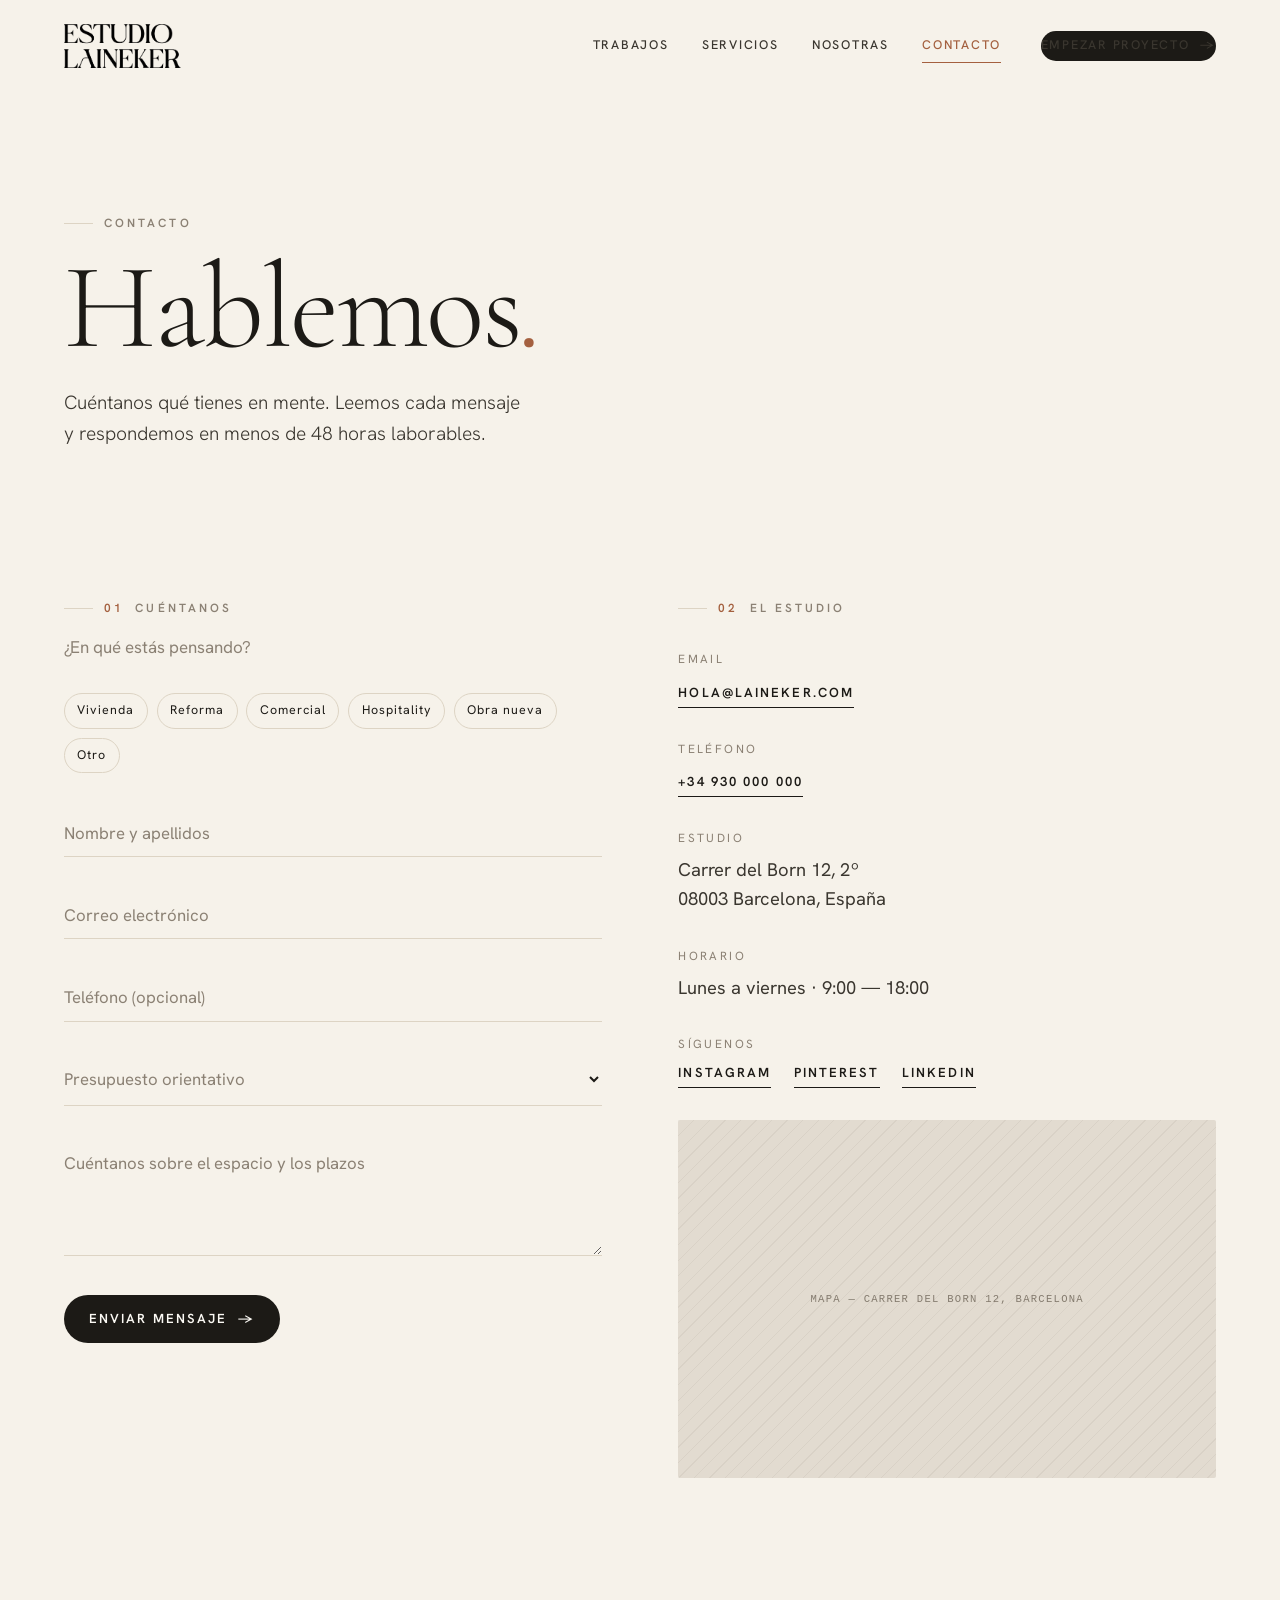
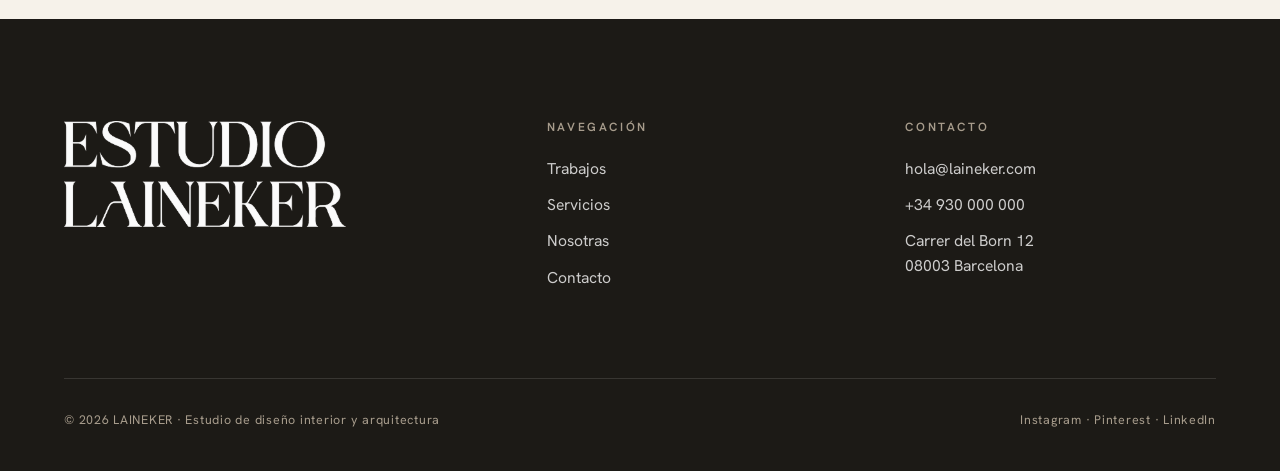
<file: laineker/contacto.html>
<!DOCTYPE html>
<html lang="es">
<head>
<meta charset="UTF-8">
<meta name="viewport" content="width=device-width, initial-scale=1.0">
<title>Contacto — LAINEKER</title>
<meta name="description" content="Hablemos de tu proyecto. Escribe a LAINEKER, estudio de diseño interior y arquitectura en Barcelona.">
<link rel="stylesheet" href="css/style.css">
</head>
<body>

<header class="nav is-solid">
  <a class="brand" href="index.html" aria-label="Estudio LAINEKER — inicio">
    <img class="l-dark" src="img/logo-black.png" alt="Estudio LAINEKER">
    <img class="l-light" src="img/logo-white.png" alt="Estudio LAINEKER">
  </a>
  <nav class="nav__links" aria-label="Principal">
    <a href="trabajos.html">Trabajos</a>
    <a href="servicios.html">Servicios</a>
    <a href="nosotras.html">Nosotras</a>
    <a href="contacto.html" aria-current="page">Contacto</a>
    <a class="btn nav__cta" href="contacto.html">Empezar proyecto <span class="arrow" aria-hidden="true">→</span></a>
  </nav>
  <button class="burger" aria-label="Menú" aria-expanded="false"><span></span><span></span><span></span></button>
</header>

<div class="menu" id="menu">
  <a href="trabajos.html">Trabajos</a>
  <a href="servicios.html">Servicios</a>
  <a href="nosotras.html">Nosotras</a>
  <a href="contacto.html">Contacto</a>
  <div class="menu__foot"><span>hola@laineker.com</span><span>+34 930 000 000</span><span>Barcelona</span></div>
</div>

<main>
  <section class="phead wrap" data-screen-label="Cabecera Contacto">
    <span class="eyebrow" data-reveal>Contacto</span>
    <h1 class="phead__title" data-reveal style="margin-top:1.2rem">Hablemos<em>.</em></h1>
    <div class="phead__row">
      <p class="phead__sub" data-reveal>Cuéntanos qué tienes en mente. Leemos cada mensaje y respondemos en menos de 48 horas laborables.</p>
    </div>
  </section>

  <section class="wrap" style="padding-bottom:var(--sec)" data-screen-label="Formulario y datos">
    <div class="contact">

      <!-- Form -->
      <form data-form data-reveal novalidate>
        <span class="eyebrow"><span class="idx">01</span> Cuéntanos</span>
        <p class="muted" style="margin:1rem 0 2rem">¿En qué estás pensando?</p>
        <div class="chips" role="group" aria-label="Tipo de proyecto">
          <button type="button" aria-pressed="false">Vivienda</button>
          <button type="button" aria-pressed="false">Reforma</button>
          <button type="button" aria-pressed="false">Comercial</button>
          <button type="button" aria-pressed="false">Hospitality</button>
          <button type="button" aria-pressed="false">Obra nueva</button>
          <button type="button" aria-pressed="false">Otro</button>
        </div>

        <div class="field"><input type="text" name="nombre" id="nombre" placeholder=" "><label for="nombre">Nombre y apellidos</label></div>
        <div class="field"><input type="email" name="email" id="email" placeholder=" "><label for="email">Correo electrónico</label></div>
        <div class="field"><input type="tel" name="tel" id="tel" placeholder=" "><label for="tel">Teléfono (opcional)</label></div>
        <div class="field">
          <select name="presupuesto" id="presupuesto">
            <option value="" disabled selected hidden></option>
            <option>Hasta 30.000 €</option>
            <option>30.000 – 80.000 €</option>
            <option>80.000 – 150.000 €</option>
            <option>Más de 150.000 €</option>
            <option>Aún por definir</option>
          </select>
          <label for="presupuesto">Presupuesto orientativo</label>
        </div>
        <div class="field"><textarea name="mensaje" id="mensaje" placeholder=" "></textarea><label for="mensaje">Cuéntanos sobre el espacio y los plazos</label></div>

        <button class="btn" type="submit">Enviar mensaje <span class="arrow" aria-hidden="true">→</span></button>
        <p class="form-msg" role="status" aria-live="polite"></p>
      </form>

      <!-- Info -->
      <div data-reveal data-delay="1">
        <span class="eyebrow"><span class="idx">02</span> El estudio</span>
        <dl class="contact__info" style="margin-top:2rem">
          <dt>Email</dt>
          <dd><a href="mailto:hola@laineker.com" class="link-u" style="color:var(--ink)">hola@laineker.com</a></dd>
          <dt>Teléfono</dt>
          <dd><a href="tel:+34930000000" class="link-u" style="color:var(--ink)">+34 930 000 000</a></dd>
          <dt>Estudio</dt>
          <dd>Carrer del Born 12, 2º<br>08003 Barcelona, España</dd>
          <dt>Horario</dt>
          <dd>Lunes a viernes · 9:00 — 18:00</dd>
          <dt>Síguenos</dt>
          <dd style="display:flex;gap:1.4rem;font-size:1rem">
            <a href="#" class="link-u" style="color:var(--ink)">Instagram</a>
            <a href="#" class="link-u" style="color:var(--ink)">Pinterest</a>
            <a href="#" class="link-u" style="color:var(--ink)">LinkedIn</a>
          </dd>
        </dl>
        <div class="contact__map"><div class="ph" data-label="Mapa — Carrer del Born 12, Barcelona"></div></div>
      </div>

    </div>
  </section>
</main>

<footer class="foot">
  <div class="foot__top">
    <div class="foot__big"><img class="foot__logo" src="img/logo-white.png" alt="Estudio LAINEKER"></div>
    <div class="foot__col">
      <h4>Navegación</h4>
      <a href="trabajos.html">Trabajos</a>
      <a href="servicios.html">Servicios</a>
      <a href="nosotras.html">Nosotras</a>
      <a href="contacto.html">Contacto</a>
    </div>
    <div class="foot__col">
      <h4>Contacto</h4>
      <a href="mailto:hola@laineker.com">hola@laineker.com</a>
      <a href="tel:+34930000000">+34 930 000 000</a>
      <p>Carrer del Born 12<br>08003 Barcelona</p>
    </div>
  </div>
  <div class="foot__bottom">
    <span>© <span data-year></span> LAINEKER · Estudio de diseño interior y arquitectura</span>
    <span>Instagram · Pinterest · LinkedIn</span>
  </div>
</footer>

<script src="js/main.js"></script>
</body>
</html>
</file>
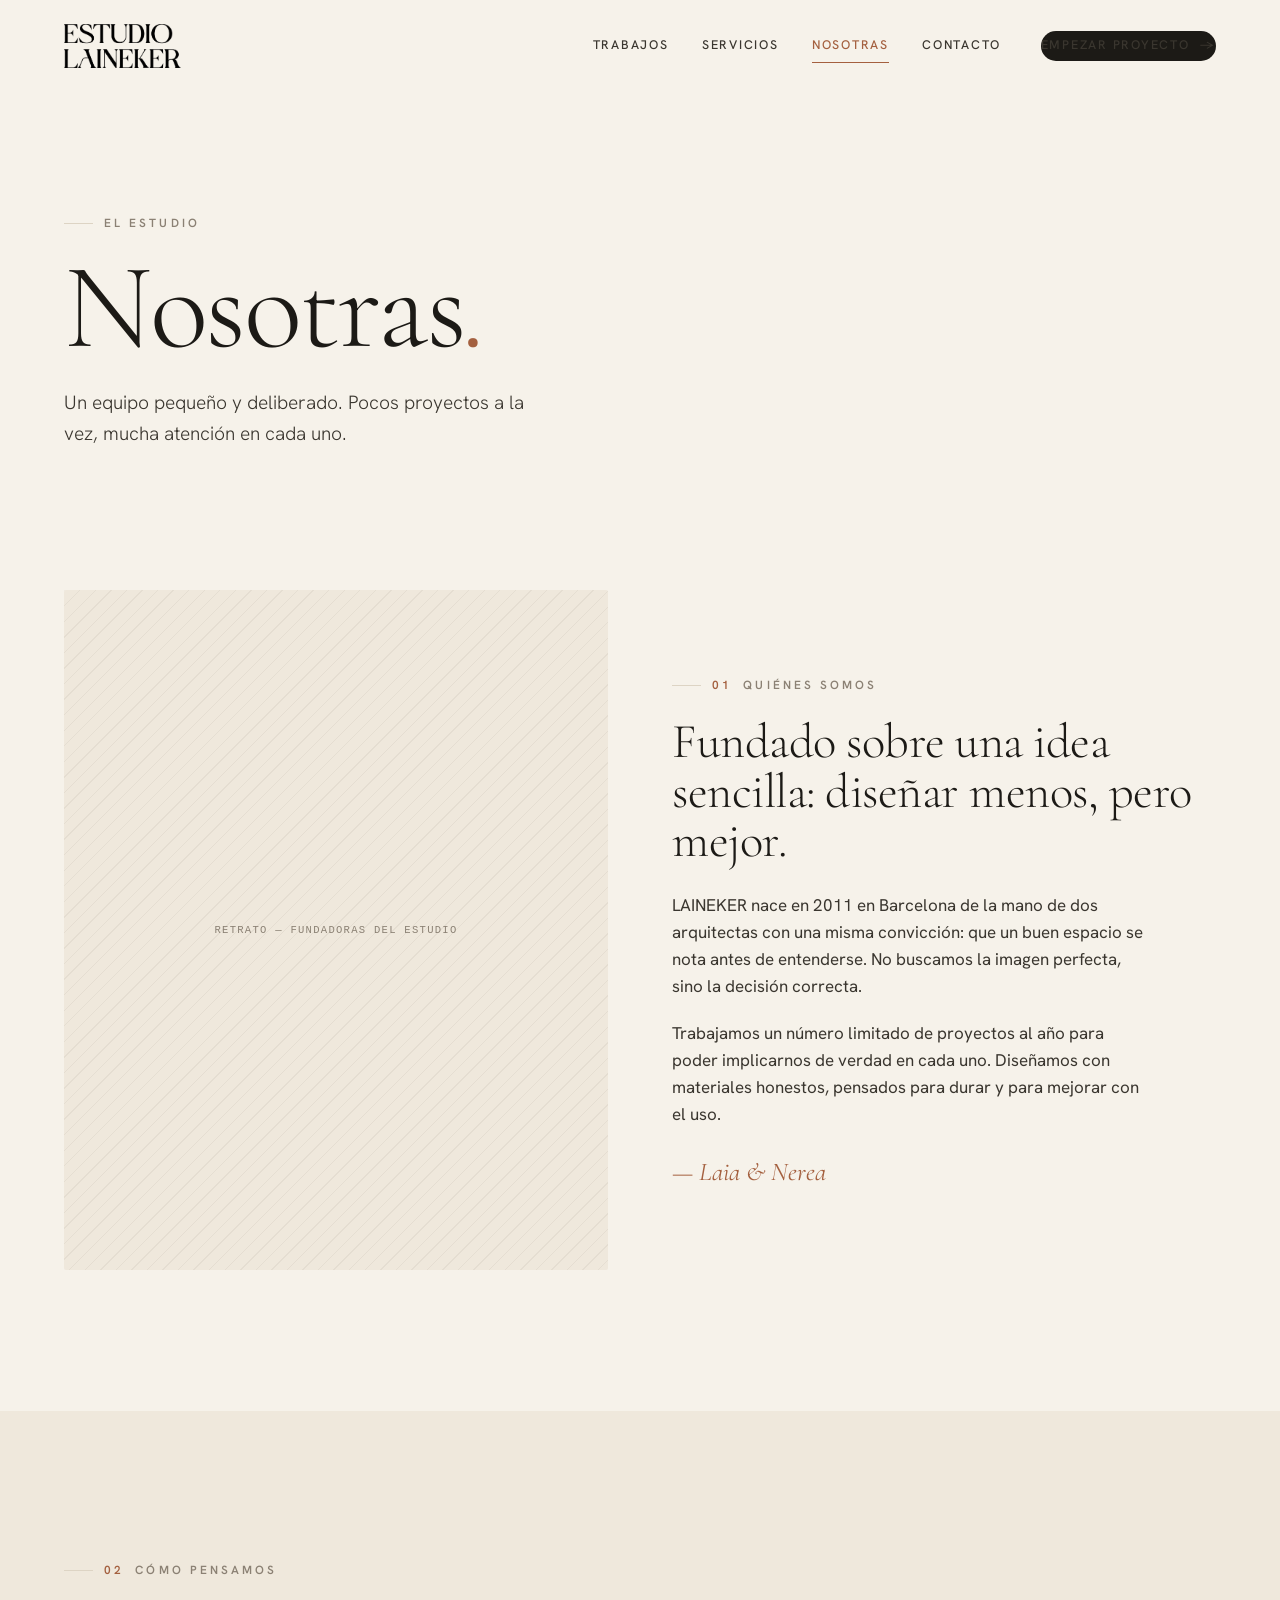
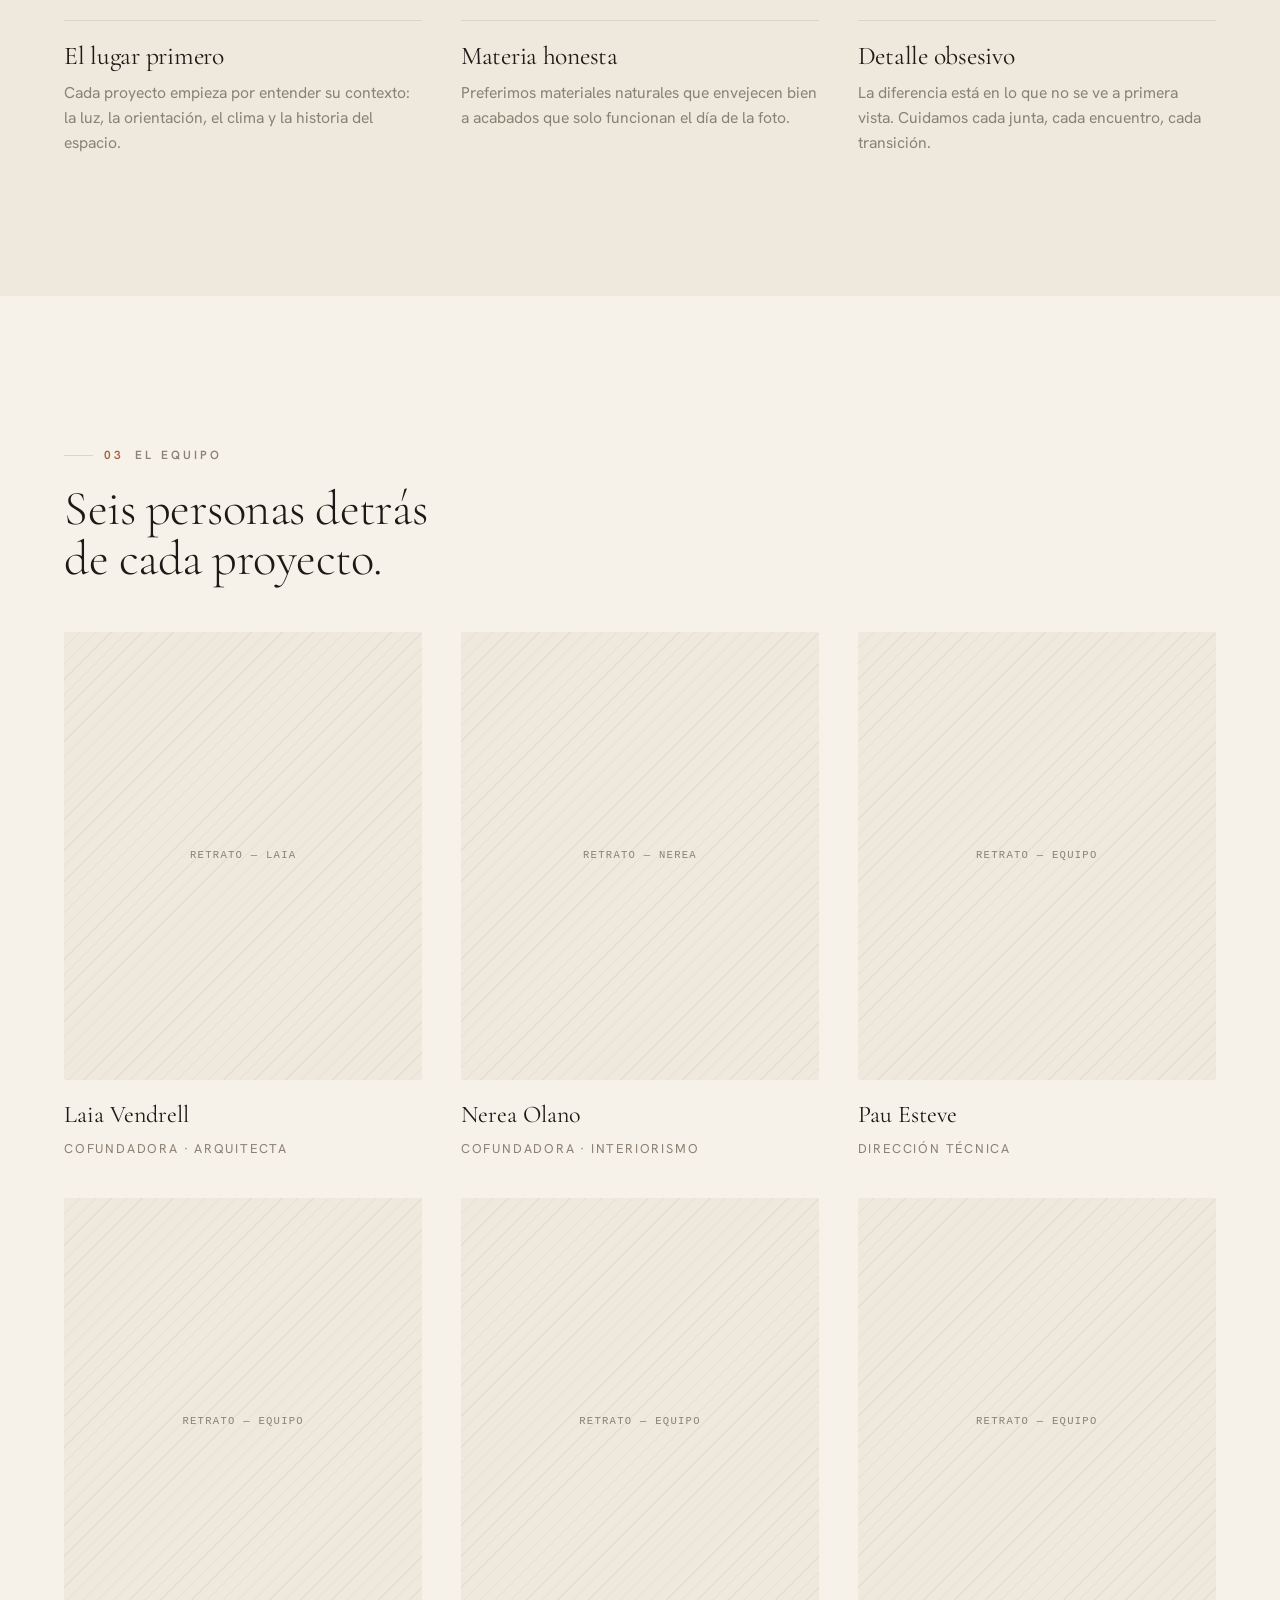
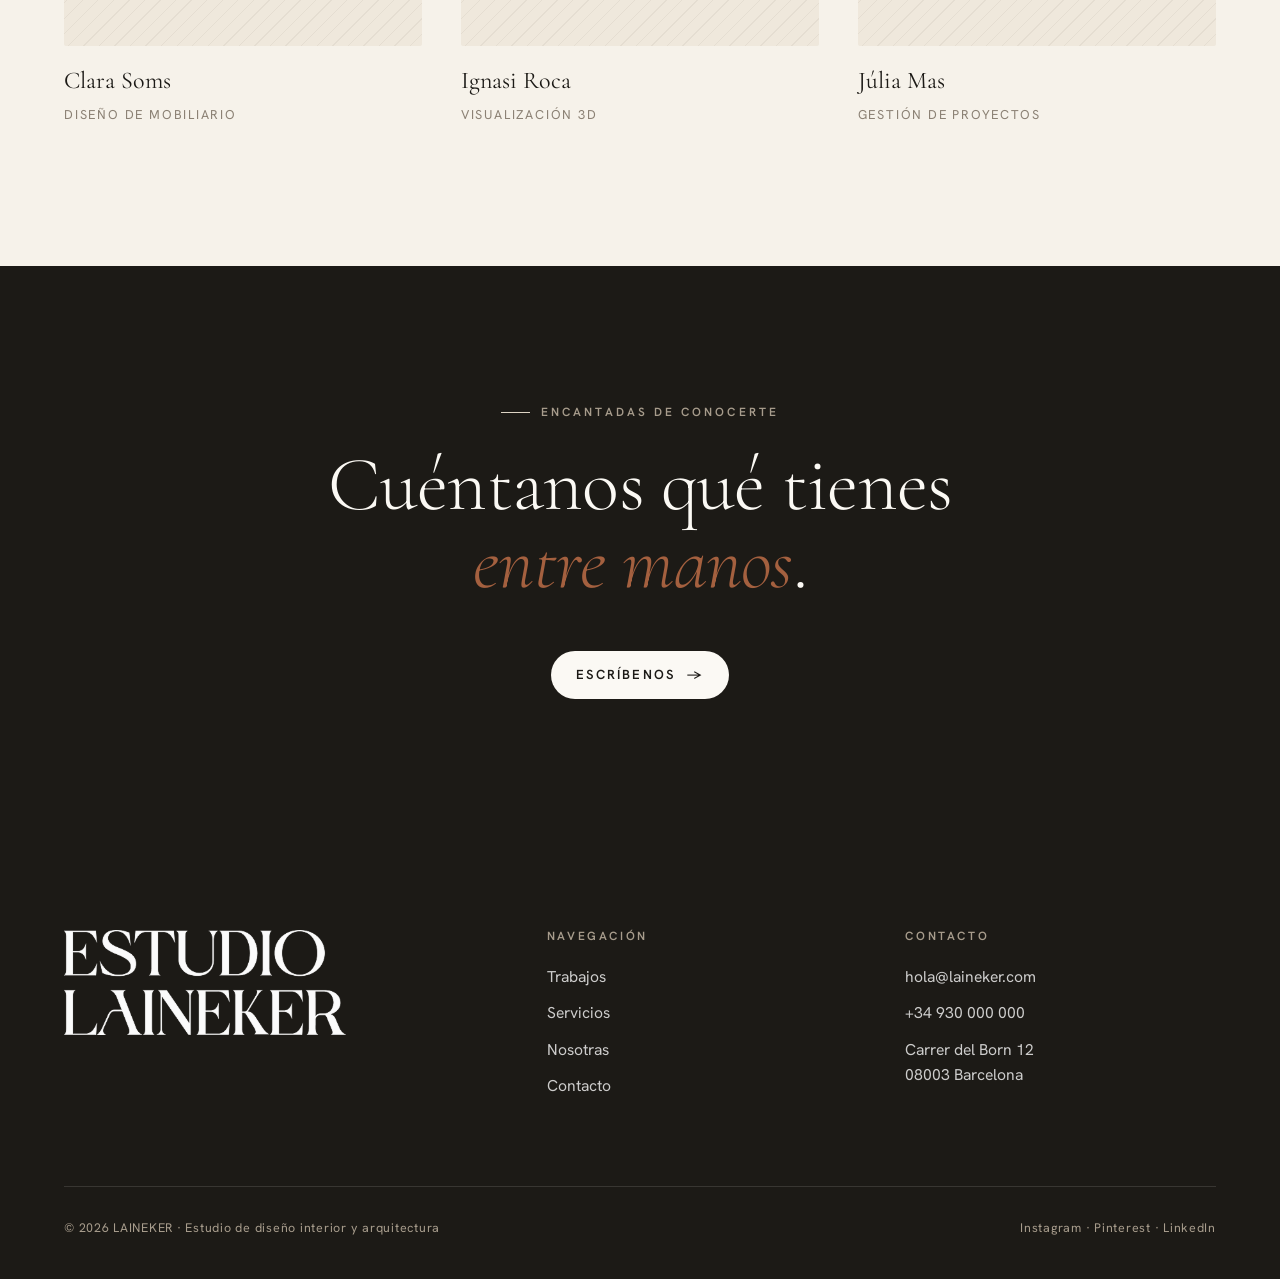
<file: laineker/nosotras.html>
<!DOCTYPE html>
<html lang="es">
<head>
<meta charset="UTF-8">
<meta name="viewport" content="width=device-width, initial-scale=1.0">
<title>Nosotras — LAINEKER</title>
<meta name="description" content="LAINEKER es un estudio de diseño interior y arquitectura con base en Barcelona. Conoce al equipo y nuestra forma de trabajar.">
<link rel="stylesheet" href="css/style.css">
</head>
<body>

<header class="nav is-solid">
  <a class="brand" href="index.html" aria-label="Estudio LAINEKER — inicio">
    <img class="l-dark" src="img/logo-black.png" alt="Estudio LAINEKER">
    <img class="l-light" src="img/logo-white.png" alt="Estudio LAINEKER">
  </a>
  <nav class="nav__links" aria-label="Principal">
    <a href="trabajos.html">Trabajos</a>
    <a href="servicios.html">Servicios</a>
    <a href="nosotras.html" aria-current="page">Nosotras</a>
    <a href="contacto.html">Contacto</a>
    <a class="btn nav__cta" href="contacto.html">Empezar proyecto <span class="arrow" aria-hidden="true">→</span></a>
  </nav>
  <button class="burger" aria-label="Menú" aria-expanded="false"><span></span><span></span><span></span></button>
</header>

<div class="menu" id="menu">
  <a href="trabajos.html">Trabajos</a>
  <a href="servicios.html">Servicios</a>
  <a href="nosotras.html">Nosotras</a>
  <a href="contacto.html">Contacto</a>
  <div class="menu__foot"><span>hola@laineker.com</span><span>+34 930 000 000</span><span>Barcelona</span></div>
</div>

<main>
  <section class="phead wrap" data-screen-label="Cabecera Nosotras">
    <span class="eyebrow" data-reveal>El estudio</span>
    <h1 class="phead__title" data-reveal style="margin-top:1.2rem">Nosotras<em>.</em></h1>
    <div class="phead__row">
      <p class="phead__sub" data-reveal>Un equipo pequeño y deliberado. Pocos proyectos a la vez, mucha atención en cada uno.</p>
    </div>
  </section>

  <!-- Bio -->
  <section class="section wrap" style="padding-top:0" data-screen-label="Bio">
    <div class="bio">
      <div class="bio__media" data-reveal><div class="ph r-45" data-label="Retrato — fundadoras del estudio"></div></div>
      <div data-reveal data-delay="1">
        <span class="eyebrow"><span class="idx">01</span> Quiénes somos</span>
        <h2 style="margin-top:1.4rem">Fundado sobre una idea sencilla: diseñar menos, pero mejor.</h2>
        <p>LAINEKER nace en 2011 en Barcelona de la mano de dos arquitectas con una misma convicción: que un buen espacio se nota antes de entenderse. No buscamos la imagen perfecta, sino la decisión correcta.</p>
        <p>Trabajamos un número limitado de proyectos al año para poder implicarnos de verdad en cada uno. Diseñamos con materiales honestos, pensados para durar y para mejorar con el uso.</p>
        <div class="sign">— Laia &amp; Nerea</div>
      </div>
    </div>
  </section>

  <!-- Values -->
  <section class="section wrap" style="background:var(--bg-2)" data-screen-label="Valores">
    <span class="eyebrow" data-reveal><span class="idx">02</span> Cómo pensamos</span>
    <div class="values" style="margin-top:2.5rem">
      <div class="value" data-reveal><h4>El lugar primero</h4><p>Cada proyecto empieza por entender su contexto: la luz, la orientación, el clima y la historia del espacio.</p></div>
      <div class="value" data-reveal data-delay="1"><h4>Materia honesta</h4><p>Preferimos materiales naturales que envejecen bien a acabados que solo funcionan el día de la foto.</p></div>
      <div class="value" data-reveal data-delay="2"><h4>Detalle obsesivo</h4><p>La diferencia está en lo que no se ve a primera vista. Cuidamos cada junta, cada encuentro, cada transición.</p></div>
    </div>
  </section>

  <!-- Team -->
  <section class="section wrap" data-screen-label="Equipo">
    <span class="eyebrow" data-reveal><span class="idx">03</span> El equipo</span>
    <h2 style="font-size:var(--h2);margin:1.2rem 0 3rem;max-width:16ch" data-reveal>Seis personas detrás de cada proyecto.</h2>
    <div class="team">
      <div class="member" data-reveal><div class="member__media"><div class="ph r-45" data-label="Retrato — Laia"></div></div><div class="nm">Laia Vendrell</div><div class="ro">Cofundadora · Arquitecta</div></div>
      <div class="member" data-reveal data-delay="1"><div class="member__media"><div class="ph r-45" data-label="Retrato — Nerea"></div></div><div class="nm">Nerea Olano</div><div class="ro">Cofundadora · Interiorismo</div></div>
      <div class="member" data-reveal data-delay="2"><div class="member__media"><div class="ph r-45" data-label="Retrato — equipo"></div></div><div class="nm">Pau Esteve</div><div class="ro">Dirección técnica</div></div>
      <div class="member" data-reveal><div class="member__media"><div class="ph r-45" data-label="Retrato — equipo"></div></div><div class="nm">Clara Soms</div><div class="ro">Diseño de mobiliario</div></div>
      <div class="member" data-reveal data-delay="1"><div class="member__media"><div class="ph r-45" data-label="Retrato — equipo"></div></div><div class="nm">Ignasi Roca</div><div class="ro">Visualización 3D</div></div>
      <div class="member" data-reveal data-delay="2"><div class="member__media"><div class="ph r-45" data-label="Retrato — equipo"></div></div><div class="nm">Júlia Mas</div><div class="ro">Gestión de proyectos</div></div>
    </div>
  </section>

  <section class="cta" data-screen-label="Contacto CTA">
    <span class="eyebrow" style="color:var(--muted-2);justify-content:center" data-reveal>Encantadas de conocerte</span>
    <h2 data-reveal style="margin-top:1.5rem">Cuéntanos qué tienes <em>entre manos</em>.</h2>
    <a class="btn" href="contacto.html" data-reveal>Escríbenos <span class="arrow" aria-hidden="true">→</span></a>
  </section>
</main>

<footer class="foot">
  <div class="foot__top">
    <div class="foot__big"><img class="foot__logo" src="img/logo-white.png" alt="Estudio LAINEKER"></div>
    <div class="foot__col">
      <h4>Navegación</h4>
      <a href="trabajos.html">Trabajos</a>
      <a href="servicios.html">Servicios</a>
      <a href="nosotras.html">Nosotras</a>
      <a href="contacto.html">Contacto</a>
    </div>
    <div class="foot__col">
      <h4>Contacto</h4>
      <a href="mailto:hola@laineker.com">hola@laineker.com</a>
      <a href="tel:+34930000000">+34 930 000 000</a>
      <p>Carrer del Born 12<br>08003 Barcelona</p>
    </div>
  </div>
  <div class="foot__bottom">
    <span>© <span data-year></span> LAINEKER · Estudio de diseño interior y arquitectura</span>
    <span>Instagram · Pinterest · LinkedIn</span>
  </div>
</footer>

<script src="js/main.js"></script>
</body>
</html>
</file>
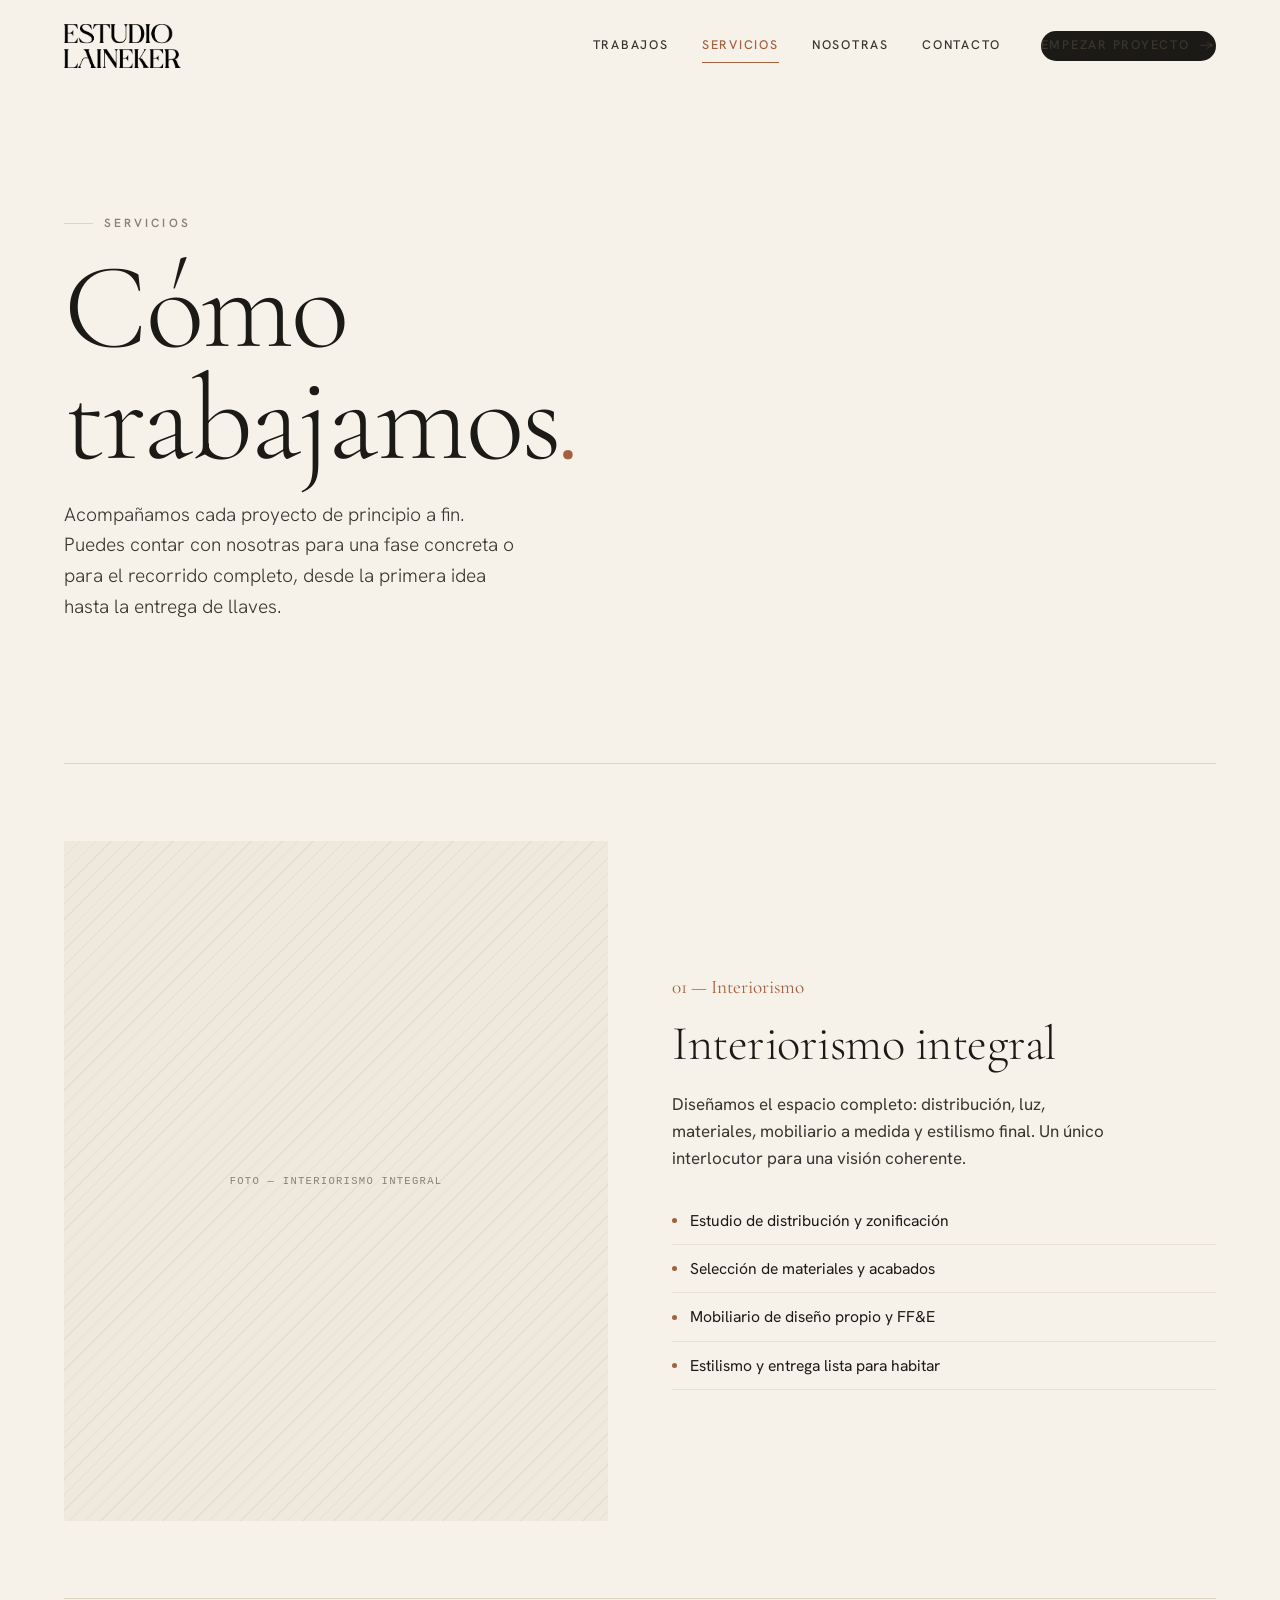
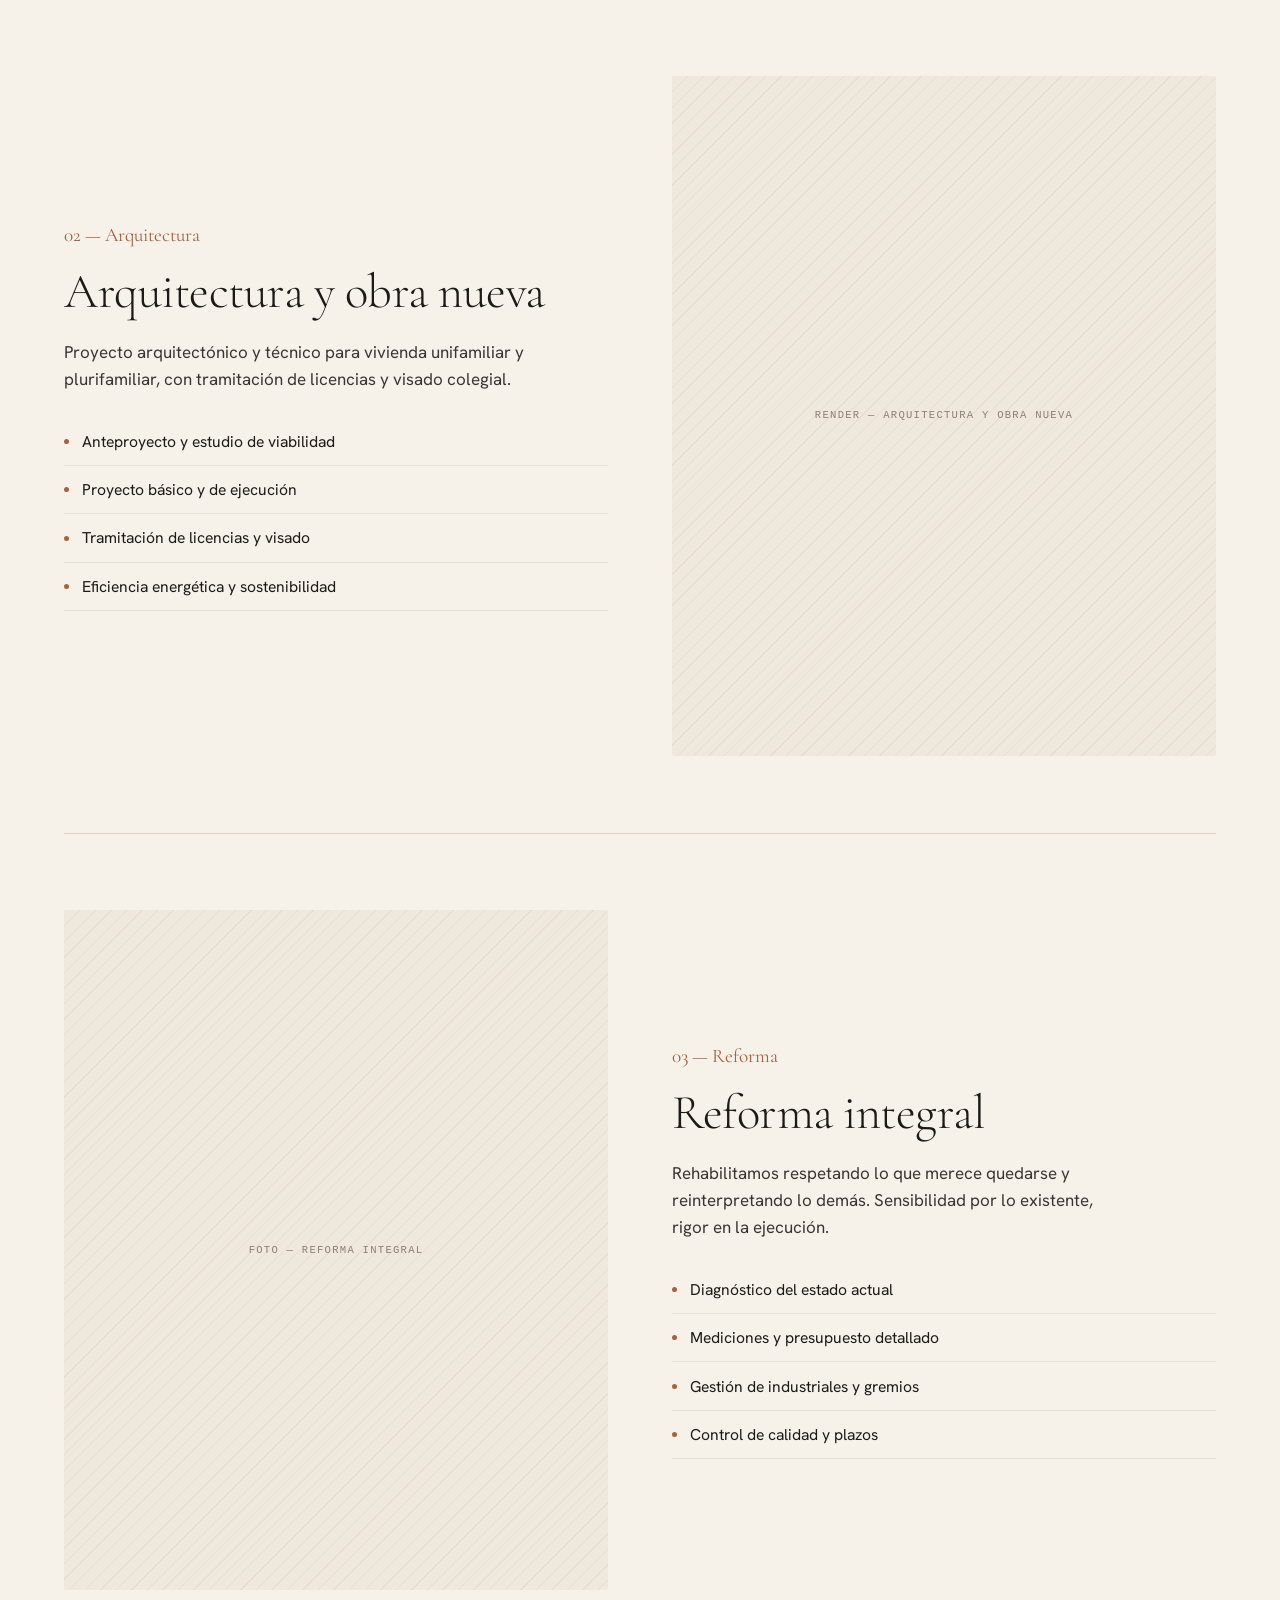
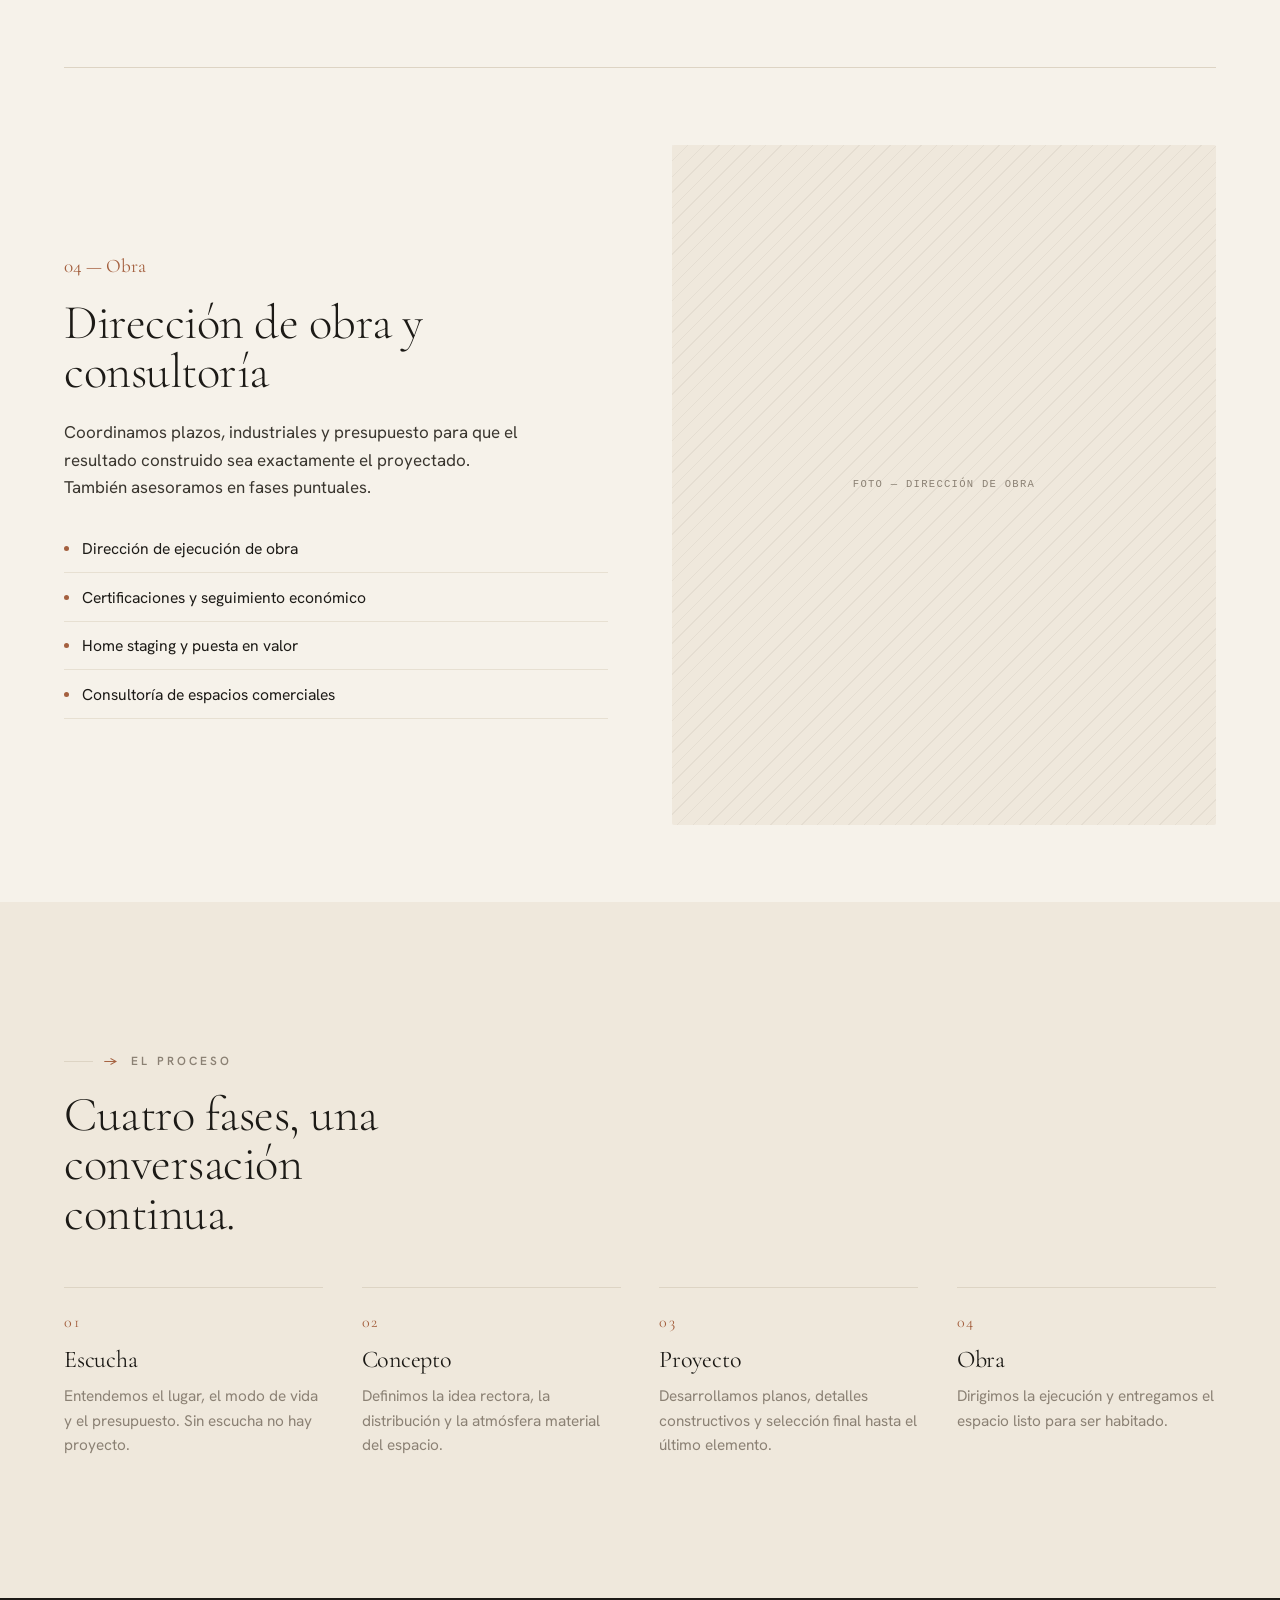
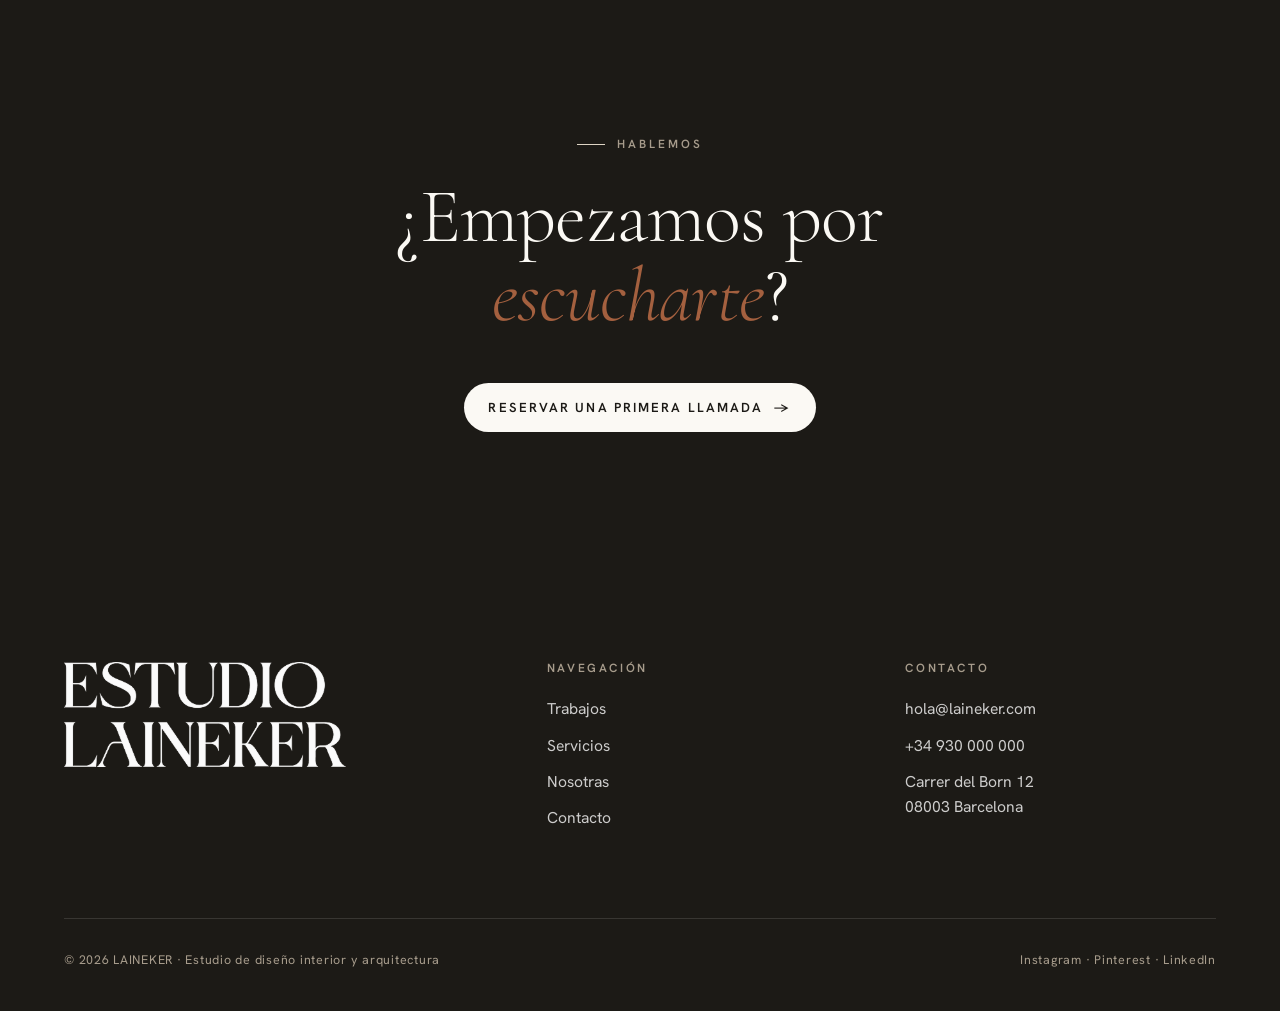
<file: laineker/servicios.html>
<!DOCTYPE html>
<html lang="es">
<head>
<meta charset="UTF-8">
<meta name="viewport" content="width=device-width, initial-scale=1.0">
<title>Servicios — LAINEKER</title>
<meta name="description" content="Servicios de LAINEKER: interiorismo integral, arquitectura, reforma, dirección de obra y consultoría.">
<link rel="stylesheet" href="css/style.css">
</head>
<body>

<header class="nav is-solid">
  <a class="brand" href="index.html" aria-label="Estudio LAINEKER — inicio">
    <img class="l-dark" src="img/logo-black.png" alt="Estudio LAINEKER">
    <img class="l-light" src="img/logo-white.png" alt="Estudio LAINEKER">
  </a>
  <nav class="nav__links" aria-label="Principal">
    <a href="trabajos.html">Trabajos</a>
    <a href="servicios.html" aria-current="page">Servicios</a>
    <a href="nosotras.html">Nosotras</a>
    <a href="contacto.html">Contacto</a>
    <a class="btn nav__cta" href="contacto.html">Empezar proyecto <span class="arrow" aria-hidden="true">→</span></a>
  </nav>
  <button class="burger" aria-label="Menú" aria-expanded="false"><span></span><span></span><span></span></button>
</header>

<div class="menu" id="menu">
  <a href="trabajos.html">Trabajos</a>
  <a href="servicios.html">Servicios</a>
  <a href="nosotras.html">Nosotras</a>
  <a href="contacto.html">Contacto</a>
  <div class="menu__foot"><span>hola@laineker.com</span><span>+34 930 000 000</span><span>Barcelona</span></div>
</div>

<main>
  <section class="phead wrap" data-screen-label="Cabecera Servicios">
    <span class="eyebrow" data-reveal>Servicios</span>
    <h1 class="phead__title" data-reveal style="margin-top:1.2rem">Cómo<br>trabajamos<em>.</em></h1>
    <div class="phead__row">
      <p class="phead__sub" data-reveal>Acompañamos cada proyecto de principio a fin. Puedes contar con nosotras para una fase concreta o para el recorrido completo, desde la primera idea hasta la entrega de llaves.</p>
    </div>
  </section>

  <!-- Detailed services -->
  <section class="wrap" data-screen-label="Detalle de servicios">

    <div class="svc-detail" data-reveal>
      <div class="svc-detail__media"><div class="ph r-45" data-label="Foto — interiorismo integral"></div></div>
      <div>
        <div class="svc-detail__idx">01 — Interiorismo</div>
        <h3>Interiorismo integral</h3>
        <p>Diseñamos el espacio completo: distribución, luz, materiales, mobiliario a medida y estilismo final. Un único interlocutor para una visión coherente.</p>
        <ul class="svc-detail__list">
          <li>Estudio de distribución y zonificación</li>
          <li>Selección de materiales y acabados</li>
          <li>Mobiliario de diseño propio y FF&amp;E</li>
          <li>Estilismo y entrega lista para habitar</li>
        </ul>
      </div>
    </div>

    <div class="svc-detail" data-reveal>
      <div class="svc-detail__media"><div class="ph r-45" data-label="Render — arquitectura y obra nueva"></div></div>
      <div>
        <div class="svc-detail__idx">02 — Arquitectura</div>
        <h3>Arquitectura y obra nueva</h3>
        <p>Proyecto arquitectónico y técnico para vivienda unifamiliar y plurifamiliar, con tramitación de licencias y visado colegial.</p>
        <ul class="svc-detail__list">
          <li>Anteproyecto y estudio de viabilidad</li>
          <li>Proyecto básico y de ejecución</li>
          <li>Tramitación de licencias y visado</li>
          <li>Eficiencia energética y sostenibilidad</li>
        </ul>
      </div>
    </div>

    <div class="svc-detail" data-reveal>
      <div class="svc-detail__media"><div class="ph r-45" data-label="Foto — reforma integral"></div></div>
      <div>
        <div class="svc-detail__idx">03 — Reforma</div>
        <h3>Reforma integral</h3>
        <p>Rehabilitamos respetando lo que merece quedarse y reinterpretando lo demás. Sensibilidad por lo existente, rigor en la ejecución.</p>
        <ul class="svc-detail__list">
          <li>Diagnóstico del estado actual</li>
          <li>Mediciones y presupuesto detallado</li>
          <li>Gestión de industriales y gremios</li>
          <li>Control de calidad y plazos</li>
        </ul>
      </div>
    </div>

    <div class="svc-detail" data-reveal>
      <div class="svc-detail__media"><div class="ph r-45" data-label="Foto — dirección de obra"></div></div>
      <div>
        <div class="svc-detail__idx">04 — Obra</div>
        <h3>Dirección de obra y consultoría</h3>
        <p>Coordinamos plazos, industriales y presupuesto para que el resultado construido sea exactamente el proyectado. También asesoramos en fases puntuales.</p>
        <ul class="svc-detail__list">
          <li>Dirección de ejecución de obra</li>
          <li>Certificaciones y seguimiento económico</li>
          <li>Home staging y puesta en valor</li>
          <li>Consultoría de espacios comerciales</li>
        </ul>
      </div>
    </div>

  </section>

  <!-- Process -->
  <section class="section wrap" style="background:var(--bg-2)" data-screen-label="Proceso">
    <span class="eyebrow" data-reveal><span class="idx">→</span> El proceso</span>
    <h2 style="font-size:var(--h2);margin:1.2rem 0 3rem;max-width:18ch" data-reveal>Cuatro fases, una conversación continua.</h2>
    <div class="process">
      <div class="proc" data-reveal><div class="proc__n">01</div><h4>Escucha</h4><p>Entendemos el lugar, el modo de vida y el presupuesto. Sin escucha no hay proyecto.</p></div>
      <div class="proc" data-reveal data-delay="1"><div class="proc__n">02</div><h4>Concepto</h4><p>Definimos la idea rectora, la distribución y la atmósfera material del espacio.</p></div>
      <div class="proc" data-reveal data-delay="2"><div class="proc__n">03</div><h4>Proyecto</h4><p>Desarrollamos planos, detalles constructivos y selección final hasta el último elemento.</p></div>
      <div class="proc" data-reveal data-delay="3"><div class="proc__n">04</div><h4>Obra</h4><p>Dirigimos la ejecución y entregamos el espacio listo para ser habitado.</p></div>
    </div>
  </section>

  <section class="cta" data-screen-label="Contacto CTA">
    <span class="eyebrow" style="color:var(--muted-2);justify-content:center" data-reveal>Hablemos</span>
    <h2 data-reveal style="margin-top:1.5rem">¿Empezamos por <em>escucharte</em>?</h2>
    <a class="btn" href="contacto.html" data-reveal>Reservar una primera llamada <span class="arrow" aria-hidden="true">→</span></a>
  </section>
</main>

<footer class="foot">
  <div class="foot__top">
    <div class="foot__big"><img class="foot__logo" src="img/logo-white.png" alt="Estudio LAINEKER"></div>
    <div class="foot__col">
      <h4>Navegación</h4>
      <a href="trabajos.html">Trabajos</a>
      <a href="servicios.html">Servicios</a>
      <a href="nosotras.html">Nosotras</a>
      <a href="contacto.html">Contacto</a>
    </div>
    <div class="foot__col">
      <h4>Contacto</h4>
      <a href="mailto:hola@laineker.com">hola@laineker.com</a>
      <a href="tel:+34930000000">+34 930 000 000</a>
      <p>Carrer del Born 12<br>08003 Barcelona</p>
    </div>
  </div>
  <div class="foot__bottom">
    <span>© <span data-year></span> LAINEKER · Estudio de diseño interior y arquitectura</span>
    <span>Instagram · Pinterest · LinkedIn</span>
  </div>
</footer>

<script src="js/main.js"></script>
</body>
</html>
</file>
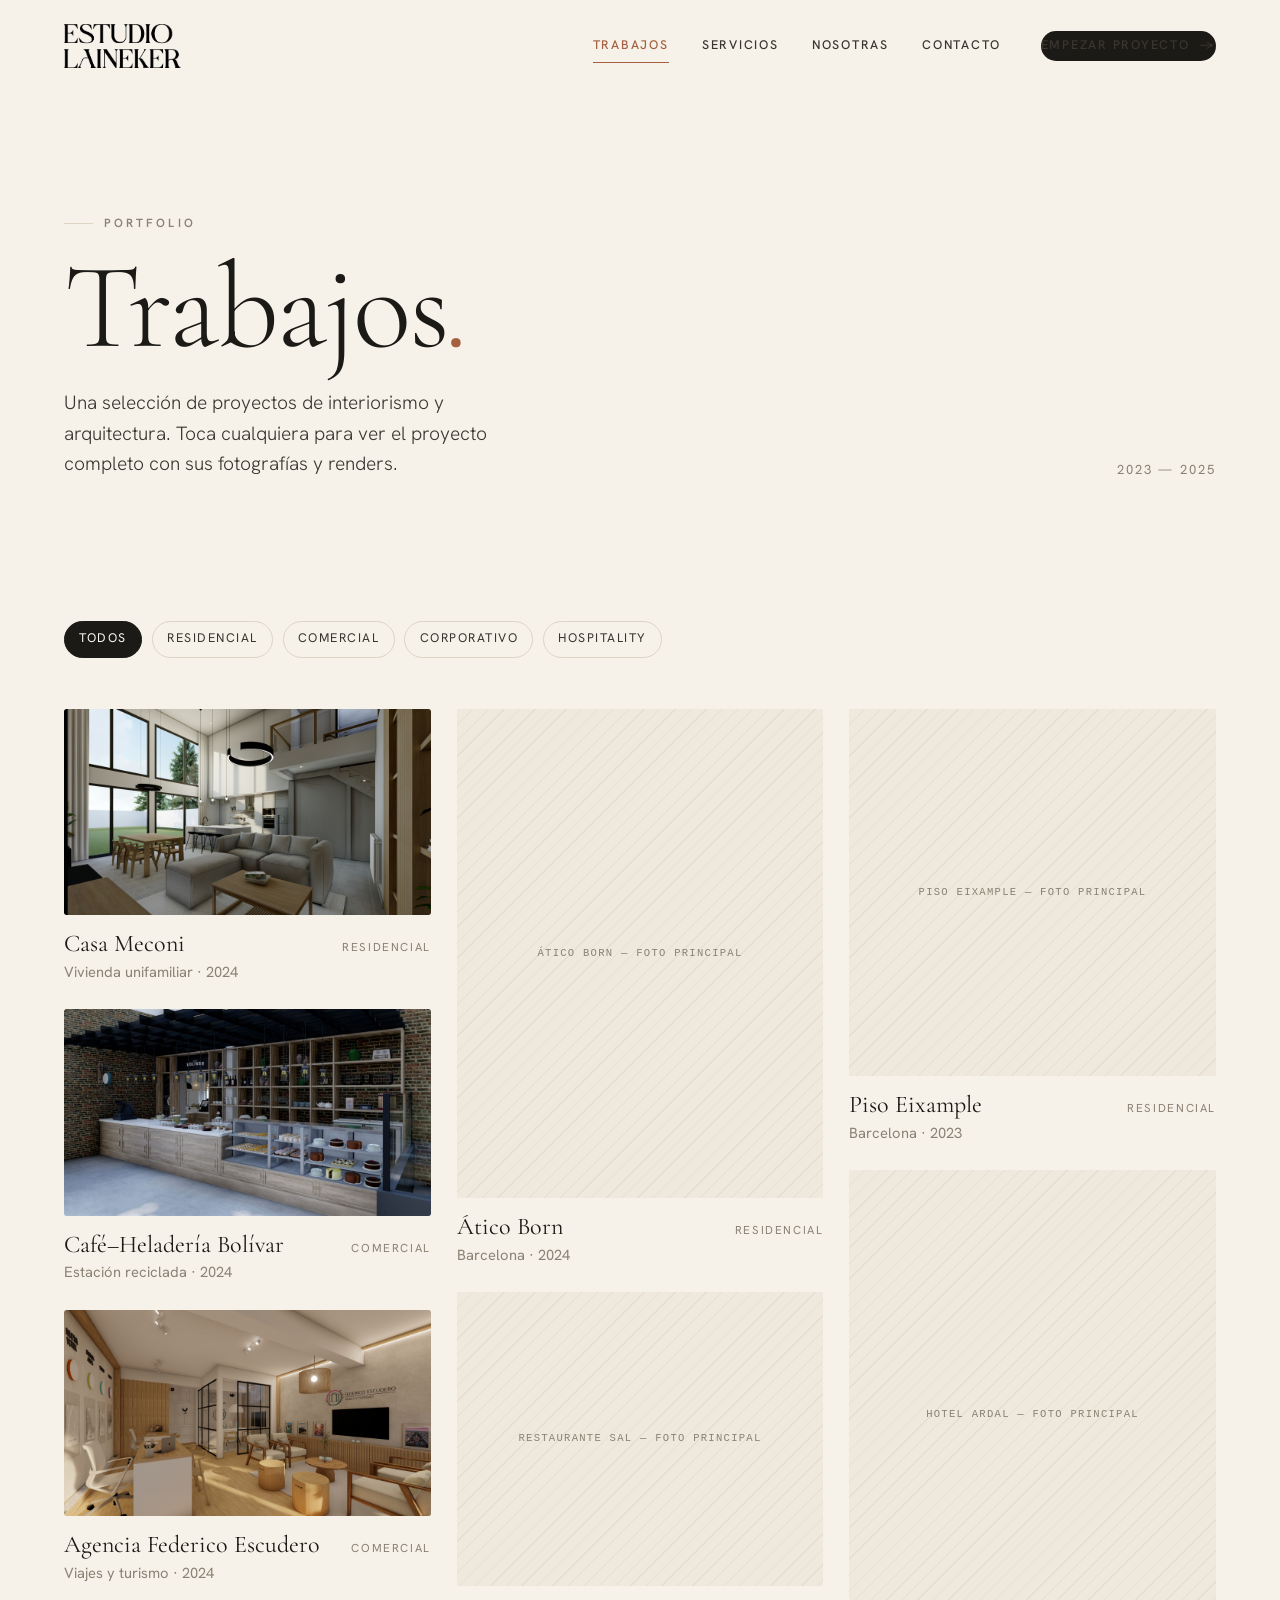
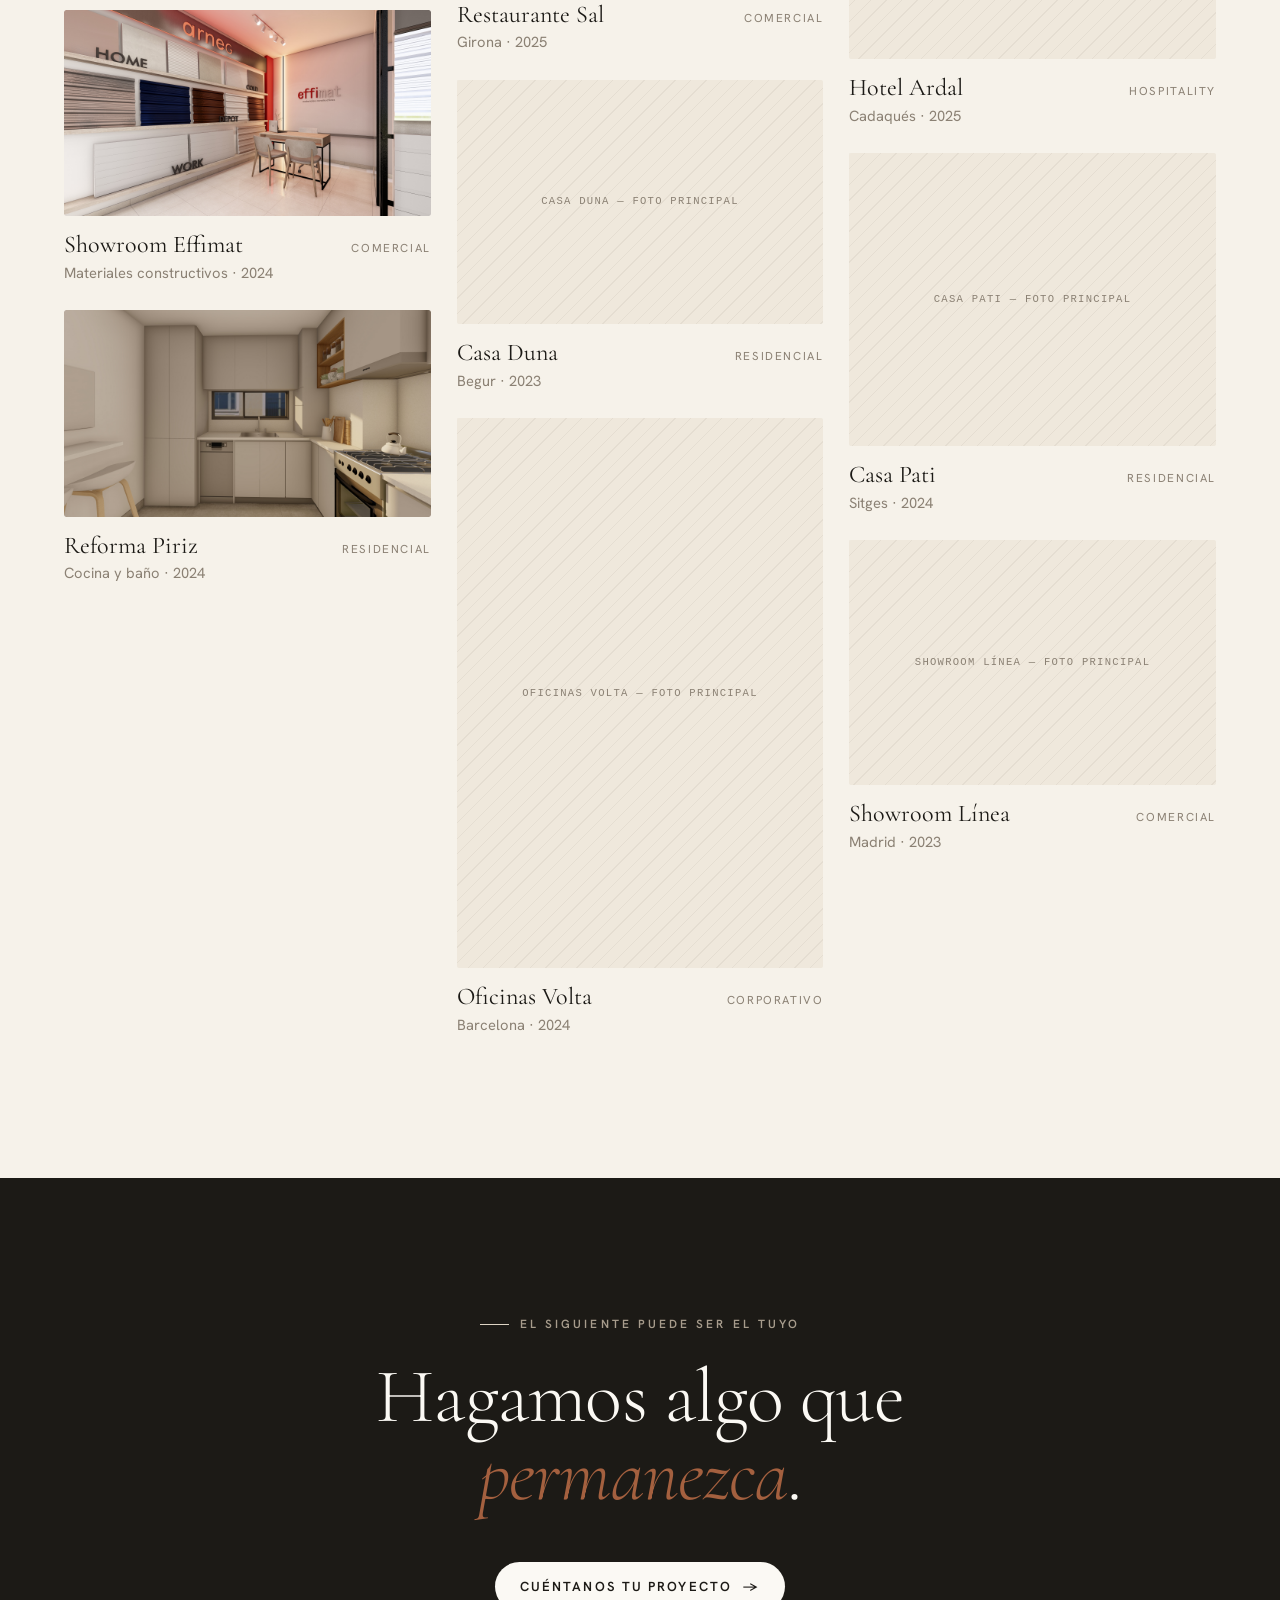
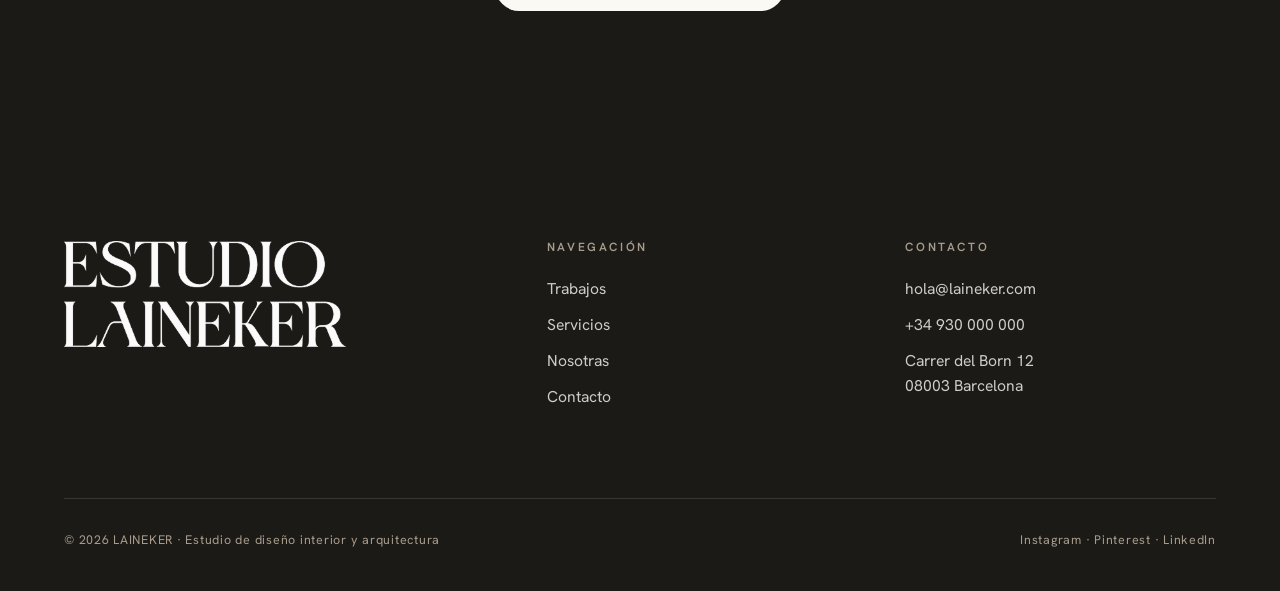
<file: laineker/trabajos.html>
<!DOCTYPE html>
<html lang="es">
<head>
<meta charset="UTF-8">
<meta name="viewport" content="width=device-width, initial-scale=1.0">
<title>Trabajos — LAINEKER</title>
<meta name="description" content="Portfolio de proyectos de LAINEKER: vivienda, hospitality, comercial y corporativo.">
<link rel="stylesheet" href="css/style.css">
</head>
<body>

<header class="nav is-solid">
  <a class="brand" href="index.html" aria-label="Estudio LAINEKER — inicio">
    <img class="l-dark" src="img/logo-black.png" alt="Estudio LAINEKER">
    <img class="l-light" src="img/logo-white.png" alt="Estudio LAINEKER">
  </a>
  <nav class="nav__links" aria-label="Principal">
    <a href="trabajos.html" aria-current="page">Trabajos</a>
    <a href="servicios.html">Servicios</a>
    <a href="nosotras.html">Nosotras</a>
    <a href="contacto.html">Contacto</a>
    <a class="btn nav__cta" href="contacto.html">Empezar proyecto <span class="arrow" aria-hidden="true">→</span></a>
  </nav>
  <button class="burger" aria-label="Menú" aria-expanded="false"><span></span><span></span><span></span></button>
</header>

<div class="menu" id="menu">
  <a href="trabajos.html">Trabajos</a>
  <a href="servicios.html">Servicios</a>
  <a href="nosotras.html">Nosotras</a>
  <a href="contacto.html">Contacto</a>
  <div class="menu__foot"><span>hola@laineker.com</span><span>+34 930 000 000</span><span>Barcelona</span></div>
</div>

<main>
  <section class="phead wrap" data-screen-label="Cabecera Trabajos">
    <span class="eyebrow" data-reveal>Portfolio</span>
    <h1 class="phead__title" data-reveal style="margin-top:1.2rem">Trabajos<em>.</em></h1>
    <div class="phead__row">
      <p class="phead__sub" data-reveal>Una selección de proyectos de interiorismo y arquitectura. Toca cualquiera para ver el proyecto completo con sus fotografías y renders.</p>
      <p class="muted" data-reveal data-delay="1" style="font-size:.82rem;letter-spacing:.16em;text-transform:uppercase">2023 — 2025</p>
    </div>
  </section>

  <section class="wrap" style="padding-bottom:var(--sec)" data-screen-label="Galería">
    <div class="filters" data-filters aria-label="Filtrar por tipología"></div>
    <div class="masonry" data-masonry="all"></div>
  </section>

  <section class="cta" data-screen-label="Contacto CTA">
    <span class="eyebrow" style="color:var(--muted-2);justify-content:center" data-reveal>El siguiente puede ser el tuyo</span>
    <h2 data-reveal style="margin-top:1.5rem">Hagamos algo que <em>permanezca</em>.</h2>
    <a class="btn" href="contacto.html" data-reveal>Cuéntanos tu proyecto <span class="arrow" aria-hidden="true">→</span></a>
  </section>
</main>

<footer class="foot">
  <div class="foot__top">
    <div class="foot__big"><img class="foot__logo" src="img/logo-white.png" alt="Estudio LAINEKER"></div>
    <div class="foot__col">
      <h4>Navegación</h4>
      <a href="trabajos.html">Trabajos</a>
      <a href="servicios.html">Servicios</a>
      <a href="nosotras.html">Nosotras</a>
      <a href="contacto.html">Contacto</a>
    </div>
    <div class="foot__col">
      <h4>Contacto</h4>
      <a href="mailto:hola@laineker.com">hola@laineker.com</a>
      <a href="tel:+34930000000">+34 930 000 000</a>
      <p>Carrer del Born 12<br>08003 Barcelona</p>
    </div>
  </div>
  <div class="foot__bottom">
    <span>© <span data-year></span> LAINEKER · Estudio de diseño interior y arquitectura</span>
    <span>Instagram · Pinterest · LinkedIn</span>
  </div>
</footer>

<script src="js/main.js"></script>
</body>
</html>
</file>
<file: css/style.css>
/* =========================================================
   LAINEKER — Estudio de diseño interior y arquitectura
   Sistema visual · editorial minimalista · neutro cálido
   ========================================================= */

/* ---------- Fonts ---------- */
@import url('https://fonts.googleapis.com/css2?family=Cormorant+Garamond:ital,wght@0,300;0,400;0,500;1,300;1,400&family=Hanken+Grotesk:wght@300;400;500;600&display=swap');

/* ---------- Tokens ---------- */
:root{
  --bg:        #f6f2ea;
  --bg-2:      #efe8dc;
  --paper:     #fbf9f4;
  --ink:       #1c1a16;
  --ink-soft:  #3a362f;
  --muted:     #8b8174;
  --muted-2:   #a79c8c;
  --line:      #ddd4c4;
  --line-soft: #e7e0d2;
  --accent:    oklch(0.56 0.10 46);      /* terracota */
  --accent-d:  oklch(0.48 0.10 46);

  --serif: 'Cormorant Garamond', Georgia, serif;
  --sans:  'Hanken Grotesk', system-ui, sans-serif;

  --hero:  clamp(3.4rem, 9.5vw, 10rem);
  --h1:    clamp(2.6rem, 6vw, 5.5rem);
  --h2:    clamp(2rem, 3.8vw, 3.5rem);
  --h3:    clamp(1.4rem, 2.2vw, 2rem);
  --lead:  clamp(1.12rem, 1.5vw, 1.45rem);

  --gut:   clamp(1.4rem, 5vw, 6.5rem);   /* side gutters */
  --sec:   clamp(5rem, 11vw, 11rem);     /* section spacing */

  --ease:  cubic-bezier(.22,.61,.36,1);
  --slow:  cubic-bezier(.16,1,.3,1);
}

/* ---------- Reset ---------- */
*{margin:0;padding:0;box-sizing:border-box}
html{scroll-behavior:smooth;-webkit-text-size-adjust:100%}
body{
  background:var(--bg);
  color:var(--ink);
  font-family:var(--sans);
  font-weight:400;
  line-height:1.72;
  font-size:1.0625rem;
  -webkit-font-smoothing:antialiased;
  text-rendering:optimizeLegibility;
  overflow-x:hidden;
}
img{display:block;max-width:100%}
a{color:inherit;text-decoration:none}
button{font:inherit;color:inherit;background:none;border:none;cursor:pointer}
::selection{background:var(--accent);color:var(--paper)}

/* ---------- Type ---------- */
h1,h2,h3,h4{font-family:var(--serif);font-weight:300;line-height:1.02;letter-spacing:-.01em}
.serif{font-family:var(--serif)}
.italic{font-style:italic}

.eyebrow{
  font-family:var(--sans);
  font-size:.74rem;
  font-weight:600;
  letter-spacing:.26em;
  text-transform:uppercase;
  color:var(--muted);
  display:inline-flex;
  align-items:center;
  gap:.7rem;
}
.eyebrow .idx{color:var(--accent);font-variant-numeric:tabular-nums}
.eyebrow::before{content:"";width:1.8rem;height:1px;background:var(--line);display:inline-block}

.lead{font-size:var(--lead);line-height:1.62;color:var(--ink-soft);font-weight:300}
.muted{color:var(--muted)}

/* ---------- Layout ---------- */
.wrap{padding-inline:var(--gut)}
.section{padding-block:var(--sec)}
.divider{height:1px;background:var(--line);border:0}
.grid{display:grid;gap:clamp(1.5rem,3vw,3rem)}

/* ---------- Buttons / links ---------- */
.btn{
  display:inline-flex;align-items:center;gap:.85em;
  font-size:.82rem;font-weight:600;letter-spacing:.16em;text-transform:uppercase;
  padding:1.05em 1.9em;border-radius:100px;
  background:var(--ink);color:var(--paper);
  transition:background .4s var(--ease), transform .4s var(--ease);
}
.btn:hover{background:var(--accent);transform:translateY(-2px)}
.btn--ghost{background:transparent;color:var(--ink);border:1px solid var(--line)}
.btn--ghost:hover{background:var(--ink);color:var(--paper);border-color:var(--ink)}
.btn .arrow{transition:transform .4s var(--ease)}
.btn:hover .arrow{transform:translateX(4px)}

.link-u{
  position:relative;display:inline-flex;align-items:center;gap:.5em;
  font-size:.82rem;font-weight:600;letter-spacing:.16em;text-transform:uppercase;
  padding-bottom:.35em;
}
.link-u::after{content:"";position:absolute;left:0;bottom:0;height:1px;width:100%;
  background:currentColor;transform:scaleX(1);transform-origin:right;transition:transform .5s var(--slow)}
.link-u:hover::after{transform:scaleX(0)}
.link-u .arrow{transition:transform .4s var(--ease)}
.link-u:hover .arrow{transform:translateX(5px)}

/* ---------- Header / Nav ---------- */
.nav{
  position:fixed;inset:0 0 auto 0;z-index:100;
  display:flex;align-items:center;justify-content:space-between;
  padding:1.5rem var(--gut);
  transition:background .5s var(--ease), padding .5s var(--ease), border-color .5s var(--ease);
  border-bottom:1px solid transparent;
}
.nav.is-solid{background:color-mix(in srgb, var(--bg) 88%, transparent);
  backdrop-filter:blur(14px);border-bottom-color:var(--line-soft);padding-block:1.05rem}
.nav.on-dark{color:var(--paper)}
.nav.on-dark .brand,.nav.on-dark .nav__links a{color:var(--paper)}
.nav.is-solid.on-dark{color:var(--ink)}
.nav.is-solid.on-dark .brand,.nav.is-solid.on-dark .nav__links a{color:var(--ink)}

.brand{display:flex;align-items:center;line-height:0}
.brand img{height:clamp(34px,3.4vw,46px);width:auto;display:block}
.brand .l-light{display:none}
.nav.on-dark:not(.is-solid) .brand .l-dark{display:none}
.nav.on-dark:not(.is-solid) .brand .l-light{display:block}
.nav__links{display:flex;align-items:center;gap:clamp(1.5rem,2.6vw,2.8rem)}
.nav__links a{
  font-size:.78rem;font-weight:500;letter-spacing:.14em;text-transform:uppercase;
  position:relative;padding:.3rem 0;color:var(--ink-soft);transition:color .3s
}
.nav__links a::after{content:"";position:absolute;left:0;bottom:-2px;height:1px;width:0;
  background:var(--accent);transition:width .4s var(--ease)}
.nav__links a:not(.nav__cta):hover::after,.nav__links a[aria-current="page"]::after{width:100%}
.nav__links a[aria-current="page"]{color:var(--accent)}
.nav__links a.nav__cta{margin-left:.6rem;padding:1.05em 2.2em;color:var(--paper)}
.nav.on-dark .nav__links a.nav__cta{color:var(--paper)}

.burger{display:none;flex-direction:column;gap:5px;width:26px;padding:6px 0}
.burger span{height:1.5px;background:currentColor;transition:transform .4s var(--ease),opacity .3s}

/* mobile menu */
.menu{
  position:fixed;inset:0;z-index:99;background:var(--ink);color:var(--paper);
  display:flex;flex-direction:column;justify-content:center;padding:var(--gut);
  transform:translateY(-100%);transition:transform .65s var(--slow);
}
.menu.open{transform:translateY(0)}
.menu a{font-family:var(--serif);font-size:clamp(2.5rem,9vw,4.5rem);font-weight:300;
  padding:.18em 0;opacity:.55;transition:opacity .4s, padding-left .4s var(--ease)}
.menu a:hover{opacity:1;padding-left:.4em}
.menu__foot{margin-top:auto;display:flex;gap:2rem;flex-wrap:wrap;font-size:.8rem;
  letter-spacing:.1em;color:var(--muted-2);text-transform:uppercase}

/* ---------- Placeholder imagery ---------- */
.ph{
  position:relative;overflow:hidden;background:var(--bg-2);
  background-image:repeating-linear-gradient(135deg,
     rgba(140,129,116,.10) 0 1px, transparent 1px 11px);
}
.ph::before{
  content:attr(data-label);position:absolute;inset:0;margin:auto;
  display:flex;align-items:center;justify-content:center;text-align:center;padding:1rem;
  font-family:ui-monospace,'SFMono-Regular',Menlo,monospace;
  font-size:.66rem;letter-spacing:.12em;text-transform:uppercase;color:var(--muted);
}
.ph::after{content:"";position:absolute;inset:0;background:var(--ink);
  opacity:0;transition:opacity .6s var(--ease)}

/* ---------- Footer ---------- */
.foot{background:var(--ink);color:var(--paper);padding:clamp(4rem,8vw,7rem) var(--gut) 2.5rem}
.foot a{color:var(--paper)}
.foot__top{display:grid;grid-template-columns:1.4fr 1fr 1fr;gap:3rem;
  padding-bottom:clamp(3rem,6vw,5rem);border-bottom:1px solid rgba(255,255,255,.12)}
.foot__big{line-height:0}
.foot__logo{width:clamp(180px,22vw,300px);height:auto;display:block}
.foot__col h4{font-family:var(--sans);font-size:.74rem;font-weight:600;letter-spacing:.22em;
  text-transform:uppercase;color:var(--muted-2);margin-bottom:1.4rem}
.foot__col a,.foot__col p{display:block;color:rgba(255,255,255,.78);margin-bottom:.7rem;font-size:.98rem;transition:color .3s}
.foot__col a:hover{color:var(--accent)}
.foot__bottom{display:flex;justify-content:space-between;flex-wrap:wrap;gap:1rem;
  padding-top:2rem;font-size:.78rem;letter-spacing:.06em;color:var(--muted-2)}

/* ---------- Reveal animation ---------- */
[data-reveal]{opacity:0;transform:translateY(28px);transition:opacity 1s var(--slow), transform 1s var(--slow)}
[data-reveal].in{opacity:1;transform:none}
[data-reveal][data-delay="1"]{transition-delay:.08s}
[data-reveal][data-delay="2"]{transition-delay:.16s}
[data-reveal][data-delay="3"]{transition-delay:.24s}
[data-reveal][data-delay="4"]{transition-delay:.32s}
@media (prefers-reduced-motion:reduce){
  [data-reveal]{opacity:1!important;transform:none!important}
  html{scroll-behavior:auto}
}

/* =========================================================
   HERO
   ========================================================= */
.hero{position:relative;min-height:100svh;display:flex;align-items:flex-end;
  padding:0 var(--gut) clamp(3rem,7vw,6rem);overflow:hidden}
.hero__media{position:absolute;inset:0;z-index:0;background:#17150f}
.hero__media .ph{position:absolute;inset:0;background:#201d16;
  background-image:repeating-linear-gradient(135deg, rgba(255,255,255,.045) 0 1px, transparent 1px 13px)}
.hero__media .ph::before{color:rgba(255,255,255,.42)}
.hero__media .ph::after{display:none}
.hero__media img{position:absolute;inset:0;width:100%;height:100%;object-fit:cover}
.hero__media::after{content:"";position:absolute;inset:0;
  background:
   linear-gradient(to right, rgba(15,14,11,.62), rgba(15,14,11,.18) 55%, transparent),
   linear-gradient(to top, rgba(15,14,11,.78), rgba(15,14,11,.20) 55%, rgba(15,14,11,.40))}
.hero__inner{position:relative;z-index:2;color:var(--paper);width:100%}
.hero__title{font-size:var(--hero);font-weight:300;letter-spacing:-.02em;line-height:.92}
.hero__title em{font-style:italic;color:var(--accent)}
.hero__row{display:flex;justify-content:space-between;align-items:flex-end;gap:2rem;
  flex-wrap:wrap;margin-top:clamp(1.5rem,3vw,2.5rem)}
.hero__sub{max-width:52ch;font-size:var(--lead);line-height:1.6;font-weight:300;color:rgba(255,255,255,.86)}
.hero__scroll{position:absolute;left:50%;transform:translateX(-50%);bottom:1.6rem;z-index:2;
  display:flex;align-items:center;gap:.7rem;font-size:.7rem;letter-spacing:.24em;
  text-transform:uppercase;color:rgba(255,255,255,.7)}
.hero__line{display:inline-block;width:46px;height:1px;background:rgba(255,255,255,.5);position:relative;overflow:hidden}
.hero__line::after{content:"";position:absolute;inset:0;background:var(--accent);
  animation:swipe 2.6s var(--ease) infinite}
@keyframes swipe{0%{transform:translateX(-100%)}55%,100%{transform:translateX(100%)}}

/* hero text mask reveal */
.reveal-line{display:block;overflow:hidden}
.reveal-line>span{display:block;transform:translateY(110%);
  animation:riseUp 1.1s var(--slow) forwards}
.reveal-line:nth-child(2)>span{animation-delay:.12s}
.reveal-line:nth-child(3)>span{animation-delay:.24s}
@keyframes riseUp{to{transform:translateY(0)}}

/* =========================================================
   INTRO / two-col statement
   ========================================================= */
.intro{display:grid;grid-template-columns:minmax(0,1.1fr) minmax(0,.9fr);gap:clamp(2rem,5vw,5rem);align-items:start}
.intro__statement{font-family:var(--serif);font-weight:300;font-size:var(--h2);line-height:1.2;letter-spacing:-.01em}
.intro__statement .accent{color:var(--accent)}
.intro__aside{font-size:1.05rem;line-height:1.78;color:var(--ink-soft);max-width:46ch}
.intro__aside p+p{margin-top:1.5rem}

/* metrics */
.metrics{display:grid;grid-template-columns:repeat(4,1fr);gap:1rem;
  border-top:1px solid var(--line);margin-top:clamp(3rem,6vw,5rem);padding-top:clamp(2rem,4vw,3rem)}
.metric .num{font-family:var(--serif);font-weight:300;font-size:clamp(2.6rem,4.5vw,4rem);line-height:1;color:var(--ink)}
.metric .num .suf{color:var(--accent)}
.metric .lbl{font-size:.78rem;letter-spacing:.16em;text-transform:uppercase;color:var(--muted);margin-top:.7rem}

/* =========================================================
   SERVICES
   ========================================================= */
.svc-list{border-top:1px solid var(--line)}
.svc-row{display:grid;grid-template-columns:auto 1fr auto;gap:clamp(1rem,4vw,3rem);
  align-items:center;padding:clamp(1.6rem,3.2vw,2.6rem) 0;border-bottom:1px solid var(--line);
  position:relative;transition:padding-left .5s var(--ease)}
.svc-row__idx{font-family:var(--serif);font-size:1.1rem;color:var(--muted)}
.svc-row__title{font-family:var(--serif);font-weight:300;font-size:clamp(1.8rem,3.4vw,3rem);
  line-height:1.05;transition:color .4s}
.svc-row__desc{max-width:38ch;color:var(--muted);font-size:1rem;justify-self:end}
.svc-row__mark{position:absolute;left:-.2rem;top:50%;transform:translateY(-50%) scale(0);
  width:7px;height:7px;border-radius:50%;background:var(--accent);transition:transform .4s var(--ease)}
.svc-row:hover{padding-left:1.6rem}
.svc-row:hover .svc-row__mark{transform:translateY(-50%) scale(1)}
.svc-row:hover .svc-row__title{color:var(--accent)}

/* =========================================================
   PORTFOLIO — masonry
   ========================================================= */
.masonry{column-count:3;column-gap:clamp(1rem,2vw,2rem)}
.masonry .card{break-inside:avoid;margin-bottom:clamp(1rem,2vw,2rem)}
.card{display:block;cursor:pointer}
.card__media{position:relative;overflow:hidden;border-radius:2px}
.card__media .ph{transition:transform 1.1s var(--slow)}
.card__img{width:100%;height:auto;display:block;border-radius:2px;transition:transform 1.1s var(--slow)}
.card:hover .card__media .ph,.card:hover .card__media .card__img{transform:scale(1.045)}
.card__media::after{content:"";position:absolute;inset:0;
  background:linear-gradient(to top,rgba(15,14,11,.5),transparent 50%);
  opacity:0;transition:opacity .55s var(--ease);z-index:1}
.card:hover .card__media::after{opacity:1}
.card__view{position:absolute;z-index:2;left:1.2rem;bottom:1.2rem;color:var(--paper);
  font-size:.72rem;letter-spacing:.18em;text-transform:uppercase;
  display:inline-flex;align-items:center;gap:.5rem;
  opacity:0;transform:translateY(8px);transition:opacity .5s var(--ease),transform .5s var(--ease)}
.card:hover .card__view{opacity:1;transform:none}
.card__meta{display:flex;justify-content:space-between;align-items:baseline;gap:1rem;padding-top:1rem}
.card__name{font-family:var(--serif);font-weight:400;font-size:1.5rem;line-height:1.1}
.card__cat{font-size:.72rem;letter-spacing:.14em;text-transform:uppercase;color:var(--muted);white-space:nowrap}
.card__loc{font-size:.92rem;color:var(--muted);margin-top:.15rem}

/* aspect helpers for placeholders */
.r-32{aspect-ratio:3/2}.r-23{aspect-ratio:2/3}.r-11{aspect-ratio:1/1}
.r-45{aspect-ratio:4/5}.r-54{aspect-ratio:5/4}.r-169{aspect-ratio:16/9}.r-34{aspect-ratio:3/4}

/* filters */
.filters{display:flex;gap:.6rem;flex-wrap:wrap;margin-bottom:clamp(2rem,4vw,3.5rem)}
.filters button{font-size:.78rem;letter-spacing:.12em;text-transform:uppercase;
  padding:.6em 1.15em;border:1px solid var(--line);border-radius:100px;color:var(--ink-soft);
  transition:all .35s var(--ease)}
.filters button:hover{border-color:var(--ink)}
.filters button[aria-pressed="true"]{background:var(--ink);color:var(--paper);border-color:var(--ink)}

/* =========================================================
   PROJECT MODAL
   ========================================================= */
.pm{position:fixed;inset:0;z-index:200;display:flex;flex-direction:column;
  background:var(--paper);visibility:hidden;opacity:0;transition:opacity .5s var(--ease),visibility .5s}
.pm.open{visibility:visible;opacity:1}
.pm__bar{position:sticky;top:0;z-index:5;display:flex;align-items:center;justify-content:space-between;
  padding:1.2rem var(--gut);background:color-mix(in srgb,var(--paper) 90%,transparent);
  backdrop-filter:blur(10px);border-bottom:1px solid var(--line-soft)}
.pm__bar .ttl{font-family:var(--serif);font-size:1.4rem;font-weight:400}
.pm__close{display:inline-flex;align-items:center;gap:.6rem;font-size:.76rem;letter-spacing:.16em;text-transform:uppercase}
.pm__close .x{display:inline-grid;place-items:center;width:34px;height:34px;border-radius:50%;
  border:1px solid var(--line);transition:all .35s var(--ease)}
.pm__close:hover .x{background:var(--ink);color:var(--paper);transform:rotate(90deg)}
.pm__scroll{overflow-y:auto;flex:1}
.pm__hero{position:relative;height:min(82vh,720px)}
.pm__hero .ph,.pm__hero img{position:absolute;inset:0}
.pm__hero img{width:100%;height:100%;object-fit:cover}
.pm__head{display:grid;grid-template-columns:1fr 1fr;gap:clamp(2rem,5vw,5rem);
  padding:clamp(3rem,6vw,5rem) var(--gut)}
.pm__title{font-family:var(--serif);font-weight:300;font-size:var(--h1);line-height:.98}
.pm__facts{display:grid;grid-template-columns:1fr 1fr;gap:1.6rem 2rem;align-self:end}
.pm__fact .k{font-size:.72rem;letter-spacing:.18em;text-transform:uppercase;color:var(--muted);margin-bottom:.4rem}
.pm__fact .v{font-size:1.05rem;color:var(--ink-soft)}
.pm__body{max-width:62ch;padding:0 var(--gut);font-size:var(--lead);font-weight:300;color:var(--ink-soft)}
.pm__body p+p{margin-top:1.3rem}
.pm__gallery{padding:clamp(3rem,6vw,5rem) var(--gut) clamp(4rem,8vw,7rem);display:grid;gap:clamp(1rem,2vw,1.5rem)}
.pm__gallery .g-full{grid-column:1/-1}
.pm__gallery img{width:100%;height:auto;display:block;border-radius:2px}
.pm__g2{grid-template-columns:1fr 1fr}
.pm__next{border-top:1px solid var(--line);padding:clamp(2.5rem,5vw,4rem) var(--gut);
  display:flex;justify-content:space-between;align-items:center;gap:1rem;cursor:pointer}
.pm__next .lbl{font-size:.74rem;letter-spacing:.2em;text-transform:uppercase;color:var(--muted)}
.pm__next .nm{font-family:var(--serif);font-weight:300;font-size:var(--h3);transition:color .4s}
.pm__next:hover .nm{color:var(--accent)}

/* =========================================================
   TESTIMONIALS
   ========================================================= */
.testi{display:grid;grid-template-columns:repeat(2,1fr);gap:clamp(1.5rem,3vw,3rem)}
.testi__card{border:1px solid var(--line);border-radius:3px;padding:clamp(2rem,3.5vw,3rem);background:var(--paper)}
.testi__q{font-family:var(--serif);font-weight:300;font-size:clamp(1.4rem,2.2vw,1.9rem);line-height:1.28}
.testi__q::before{content:"“";color:var(--accent);margin-right:.1em}
.testi__by{display:flex;align-items:center;gap:1rem;margin-top:1.8rem}
.testi__av{width:46px;height:46px;border-radius:50%;flex:none}
.testi__by .n{font-weight:600;font-size:.95rem}
.testi__by .r{font-size:.82rem;color:var(--muted)}

/* =========================================================
   CLIENTS
   ========================================================= */
.clients{display:grid;grid-template-columns:repeat(5,1fr);border:1px solid var(--line);border-radius:3px;overflow:hidden}
.client{aspect-ratio:5/2;display:grid;place-items:center;border-right:1px solid var(--line-soft);
  border-bottom:1px solid var(--line-soft);font-family:var(--serif);font-size:1.35rem;color:var(--muted);
  letter-spacing:.06em;transition:color .4s,background .4s}
.client:hover{color:var(--ink);background:var(--paper)}

/* =========================================================
   CONTACT CTA band
   ========================================================= */
.cta{background:var(--ink);color:var(--paper);padding:clamp(5rem,10vw,9rem) var(--gut);text-align:center}
.cta h2{font-size:var(--h1);font-weight:300;line-height:1.02;max-width:18ch;margin-inline:auto}
.cta h2 em{font-style:italic;color:var(--accent)}
.cta .btn{background:var(--paper);color:var(--ink);margin-top:clamp(2rem,4vw,3rem)}
.cta .btn:hover{background:var(--accent);color:var(--paper)}

/* =========================================================
   PAGE HEADER (interior pages)
   ========================================================= */
.phead{padding:calc(var(--sec) + 4rem) var(--gut) var(--sec)}
.phead__title{font-size:var(--hero);font-weight:300;line-height:.92;letter-spacing:-.02em}
.phead__title em{font-style:italic;color:var(--accent)}
.phead__row{display:flex;justify-content:space-between;align-items:flex-end;gap:2rem;flex-wrap:wrap;margin-top:1.5rem}
.phead__sub{max-width:42ch;font-size:var(--lead);font-weight:300;color:var(--ink-soft)}

/* =========================================================
   SERVICES PAGE — detailed blocks
   ========================================================= */
.svc-detail{display:grid;grid-template-columns:1fr 1fr;gap:clamp(2rem,5vw,5rem);align-items:center;
  padding-block:clamp(3rem,6vw,5rem);border-top:1px solid var(--line)}
.svc-detail:nth-child(even) .svc-detail__media{order:2}
.svc-detail__idx{font-family:var(--serif);font-size:1.2rem;color:var(--accent);margin-bottom:1rem}
.svc-detail h3{font-size:var(--h2);margin-bottom:1.4rem}
.svc-detail p{color:var(--ink-soft);max-width:46ch;margin-bottom:1.5rem}
.svc-detail__list{list-style:none}
.svc-detail__list li{padding:.7rem 0;border-bottom:1px solid var(--line-soft);display:flex;gap:.8rem;align-items:center;font-size:.98rem}
.svc-detail__list li::before{content:"";width:5px;height:5px;border-radius:50%;background:var(--accent);flex:none}
.svc-detail__media .ph{border-radius:2px}

/* process */
.process{display:grid;grid-template-columns:repeat(4,1fr);gap:clamp(1.5rem,3vw,2.5rem)}
.proc__n{font-family:var(--serif);font-size:1rem;color:var(--accent);letter-spacing:.1em}
.proc h4{font-family:var(--serif);font-weight:400;font-size:1.5rem;margin:.8rem 0 .7rem}
.proc p{font-size:.96rem;color:var(--muted)}
.proc{padding-top:1.4rem;border-top:1px solid var(--line)}

/* =========================================================
   NOSOTRAS
   ========================================================= */
.bio{display:grid;grid-template-columns:1fr 1fr;gap:clamp(2rem,5vw,5rem);align-items:center}
.bio__media .ph{border-radius:2px}
.bio h2{font-size:var(--h2);margin-bottom:1.6rem;font-weight:300}
.bio p{color:var(--ink-soft);margin-bottom:1.2rem;max-width:48ch}
.bio .sign{font-family:var(--serif);font-style:italic;font-size:1.6rem;color:var(--accent);margin-top:1.5rem}

.values{display:grid;grid-template-columns:repeat(3,1fr);gap:clamp(1.5rem,3vw,2.5rem)}
.value{padding-top:1.4rem;border-top:1px solid var(--line)}
.value h4{font-family:var(--serif);font-weight:400;font-size:1.6rem;margin-bottom:.7rem}
.value p{color:var(--muted);font-size:.98rem}

.team{display:grid;grid-template-columns:repeat(3,1fr);gap:clamp(1.5rem,3vw,2.5rem)}
.member__media{overflow:hidden;border-radius:2px}
.member__media .ph{transition:transform 1s var(--slow)}
.member:hover .member__media .ph{transform:scale(1.04)}
.member .nm{font-family:var(--serif);font-weight:400;font-size:1.5rem;margin-top:1rem}
.member .ro{font-size:.8rem;letter-spacing:.14em;text-transform:uppercase;color:var(--muted);margin-top:.3rem}

/* =========================================================
   CONTACT PAGE
   ========================================================= */
.contact{display:grid;grid-template-columns:1fr 1fr;gap:clamp(2.5rem,6vw,6rem)}
.field{position:relative;margin-bottom:1.9rem}
.field input,.field textarea,.field select{
  width:100%;background:transparent;border:0;border-bottom:1px solid var(--line);
  padding:.9rem 0;font-family:var(--sans);font-size:1.05rem;color:var(--ink);transition:border-color .4s}
.field textarea{resize:vertical;min-height:120px}
.field label{position:absolute;left:0;top:.9rem;color:var(--muted);pointer-events:none;
  transition:transform .35s var(--ease),font-size .35s,color .35s;font-size:1.05rem}
.field input:focus,.field textarea:focus,.field select:focus{outline:none;border-bottom-color:var(--accent)}
.field input:focus+label,.field input:not(:placeholder-shown)+label,
.field textarea:focus+label,.field textarea:not(:placeholder-shown)+label{
  transform:translateY(-1.6rem);font-size:.72rem;letter-spacing:.14em;text-transform:uppercase;color:var(--accent)}
.field select:focus+label,.field.filled label{transform:translateY(-1.6rem);font-size:.72rem;letter-spacing:.14em;text-transform:uppercase;color:var(--accent)}
.chips{display:flex;gap:.55rem;flex-wrap:wrap;margin:.4rem 0 2rem}
.chips button{font-size:.78rem;letter-spacing:.08em;padding:.55em 1em;border:1px solid var(--line);border-radius:100px;transition:all .3s}
.chips button[aria-pressed="true"]{background:var(--ink);color:var(--paper);border-color:var(--ink)}
.form-msg{margin-top:1.2rem;font-size:.92rem;color:var(--accent);min-height:1.2em}
.contact__info dt{font-size:.74rem;letter-spacing:.2em;text-transform:uppercase;color:var(--muted);margin-bottom:.5rem}
.contact__info dd{font-size:1.15rem;margin-bottom:2rem;color:var(--ink-soft)}
.contact__map{margin-top:2rem;border-radius:2px;overflow:hidden}
.contact__map .ph{aspect-ratio:3/2}
.contact__map .ph::after{opacity:.06}
.contact__map iframe{aspect-ratio:3/2;height:auto;width:100%}

/* =========================================================
   RESPONSIVE
   ========================================================= */
@media (max-width:1024px){
  .masonry{column-count:2}
  .clients{grid-template-columns:repeat(3,1fr)}
  .process,.values,.team{grid-template-columns:repeat(2,1fr)}
  .metrics{grid-template-columns:repeat(2,1fr);gap:2rem 1rem}
}
@media (max-width:760px){
  .nav__links{display:none}
  .burger{display:flex}
  .hero__scroll{display:none}
  .intro,.svc-detail,.bio,.contact,.testi,.pm__head{grid-template-columns:1fr}
  .svc-detail:nth-child(even) .svc-detail__media{order:0}
  .masonry{column-count:1}
  .svc-row{grid-template-columns:auto 1fr;gap:1rem}
  .svc-row__desc{display:none}
  .foot__top{grid-template-columns:1fr;gap:2.5rem}
  .process,.values,.team{grid-template-columns:1fr}
  .clients{grid-template-columns:repeat(2,1fr)}
  .pm__g2{grid-template-columns:1fr}
  .pm__facts{grid-template-columns:1fr 1fr}
}
</file>
<file: laineker/css/style.css>
/* =========================================================
   LAINEKER — Estudio de diseño interior y arquitectura
   Sistema visual · editorial minimalista · neutro cálido
   ========================================================= */

/* ---------- Fonts ---------- */
@import url('https://fonts.googleapis.com/css2?family=Cormorant+Garamond:ital,wght@0,300;0,400;0,500;1,300;1,400&family=Hanken+Grotesk:wght@300;400;500;600&display=swap');

/* ---------- Tokens ---------- */
:root{
  --bg:        #f6f2ea;
  --bg-2:      #efe8dc;
  --paper:     #fbf9f4;
  --ink:       #1c1a16;
  --ink-soft:  #3a362f;
  --muted:     #8b8174;
  --muted-2:   #a79c8c;
  --line:      #ddd4c4;
  --line-soft: #e7e0d2;
  --accent:    oklch(0.56 0.10 46);      /* terracota */
  --accent-d:  oklch(0.48 0.10 46);

  --serif: 'Cormorant Garamond', Georgia, serif;
  --sans:  'Hanken Grotesk', system-ui, sans-serif;

  --hero:  clamp(3.4rem, 9.5vw, 10rem);
  --h1:    clamp(2.6rem, 6vw, 5.5rem);
  --h2:    clamp(2rem, 3.8vw, 3.5rem);
  --h3:    clamp(1.4rem, 2.2vw, 2rem);
  --lead:  clamp(1.12rem, 1.5vw, 1.45rem);

  --gut:   clamp(1.4rem, 5vw, 6.5rem);   /* side gutters */
  --sec:   clamp(5rem, 11vw, 11rem);     /* section spacing */

  --ease:  cubic-bezier(.22,.61,.36,1);
  --slow:  cubic-bezier(.16,1,.3,1);
}

/* ---------- Reset ---------- */
*{margin:0;padding:0;box-sizing:border-box}
html{scroll-behavior:smooth;-webkit-text-size-adjust:100%}
body{
  background:var(--bg);
  color:var(--ink);
  font-family:var(--sans);
  font-weight:400;
  line-height:1.6;
  font-size:1.0625rem;
  -webkit-font-smoothing:antialiased;
  text-rendering:optimizeLegibility;
  overflow-x:hidden;
}
img{display:block;max-width:100%}
a{color:inherit;text-decoration:none}
button{font:inherit;color:inherit;background:none;border:none;cursor:pointer}
::selection{background:var(--accent);color:var(--paper)}

/* ---------- Type ---------- */
h1,h2,h3,h4{font-family:var(--serif);font-weight:300;line-height:1.02;letter-spacing:-.01em}
.serif{font-family:var(--serif)}
.italic{font-style:italic}

.eyebrow{
  font-family:var(--sans);
  font-size:.74rem;
  font-weight:600;
  letter-spacing:.26em;
  text-transform:uppercase;
  color:var(--muted);
  display:inline-flex;
  align-items:center;
  gap:.7rem;
}
.eyebrow .idx{color:var(--accent);font-variant-numeric:tabular-nums}
.eyebrow::before{content:"";width:1.8rem;height:1px;background:var(--line);display:inline-block}

.lead{font-size:var(--lead);line-height:1.5;color:var(--ink-soft);font-weight:300}
.muted{color:var(--muted)}

/* ---------- Layout ---------- */
.wrap{padding-inline:var(--gut)}
.section{padding-block:var(--sec)}
.divider{height:1px;background:var(--line);border:0}
.grid{display:grid;gap:clamp(1.5rem,3vw,3rem)}

/* ---------- Buttons / links ---------- */
.btn{
  display:inline-flex;align-items:center;gap:.85em;
  font-size:.82rem;font-weight:600;letter-spacing:.16em;text-transform:uppercase;
  padding:1.05em 1.9em;border-radius:100px;
  background:var(--ink);color:var(--paper);
  transition:background .4s var(--ease), transform .4s var(--ease);
}
.btn:hover{background:var(--accent);transform:translateY(-2px)}
.btn--ghost{background:transparent;color:var(--ink);border:1px solid var(--line)}
.btn--ghost:hover{background:var(--ink);color:var(--paper);border-color:var(--ink)}
.btn .arrow{transition:transform .4s var(--ease)}
.btn:hover .arrow{transform:translateX(4px)}

.link-u{
  position:relative;display:inline-flex;align-items:center;gap:.5em;
  font-size:.82rem;font-weight:600;letter-spacing:.16em;text-transform:uppercase;
  padding-bottom:.35em;
}
.link-u::after{content:"";position:absolute;left:0;bottom:0;height:1px;width:100%;
  background:currentColor;transform:scaleX(1);transform-origin:right;transition:transform .5s var(--slow)}
.link-u:hover::after{transform:scaleX(0)}
.link-u .arrow{transition:transform .4s var(--ease)}
.link-u:hover .arrow{transform:translateX(5px)}

/* ---------- Header / Nav ---------- */
.nav{
  position:fixed;inset:0 0 auto 0;z-index:100;
  display:flex;align-items:center;justify-content:space-between;
  padding:1.5rem var(--gut);
  transition:background .5s var(--ease), padding .5s var(--ease), border-color .5s var(--ease);
  border-bottom:1px solid transparent;
}
.nav.is-solid{background:color-mix(in srgb, var(--bg) 88%, transparent);
  backdrop-filter:blur(14px);border-bottom-color:var(--line-soft);padding-block:1.05rem}
.nav.on-dark{color:var(--paper)}
.nav.on-dark .brand,.nav.on-dark .nav__links a{color:var(--paper)}
.nav.is-solid.on-dark{color:var(--ink)}
.nav.is-solid.on-dark .brand,.nav.is-solid.on-dark .nav__links a{color:var(--ink)}

.brand{display:flex;align-items:center;line-height:0}
.brand img{height:clamp(34px,3.4vw,46px);width:auto;display:block}
.brand .l-light{display:none}
.nav.on-dark:not(.is-solid) .brand .l-dark{display:none}
.nav.on-dark:not(.is-solid) .brand .l-light{display:block}
.nav__links{display:flex;align-items:center;gap:clamp(1.5rem,2.6vw,2.8rem)}
.nav__links a{
  font-size:.78rem;font-weight:500;letter-spacing:.14em;text-transform:uppercase;
  position:relative;padding:.3rem 0;color:var(--ink-soft);transition:color .3s
}
.nav__links a::after{content:"";position:absolute;left:0;bottom:-2px;height:1px;width:0;
  background:var(--accent);transition:width .4s var(--ease)}
.nav__links a:hover::after,.nav__links a[aria-current="page"]::after{width:100%}
.nav__links a[aria-current="page"]{color:var(--accent)}
.nav__cta{margin-left:.4rem}

.burger{display:none;flex-direction:column;gap:5px;width:26px;padding:6px 0}
.burger span{height:1.5px;background:currentColor;transition:transform .4s var(--ease),opacity .3s}

/* mobile menu */
.menu{
  position:fixed;inset:0;z-index:99;background:var(--ink);color:var(--paper);
  display:flex;flex-direction:column;justify-content:center;padding:var(--gut);
  transform:translateY(-100%);transition:transform .65s var(--slow);
}
.menu.open{transform:translateY(0)}
.menu a{font-family:var(--serif);font-size:clamp(2.5rem,9vw,4.5rem);font-weight:300;
  padding:.18em 0;opacity:.55;transition:opacity .4s, padding-left .4s var(--ease)}
.menu a:hover{opacity:1;padding-left:.4em}
.menu__foot{margin-top:auto;display:flex;gap:2rem;flex-wrap:wrap;font-size:.8rem;
  letter-spacing:.1em;color:var(--muted-2);text-transform:uppercase}

/* ---------- Placeholder imagery ---------- */
.ph{
  position:relative;overflow:hidden;background:var(--bg-2);
  background-image:repeating-linear-gradient(135deg,
     rgba(140,129,116,.10) 0 1px, transparent 1px 11px);
}
.ph::before{
  content:attr(data-label);position:absolute;inset:0;margin:auto;
  display:flex;align-items:center;justify-content:center;text-align:center;padding:1rem;
  font-family:ui-monospace,'SFMono-Regular',Menlo,monospace;
  font-size:.66rem;letter-spacing:.12em;text-transform:uppercase;color:var(--muted);
}
.ph::after{content:"";position:absolute;inset:0;background:var(--ink);
  opacity:0;transition:opacity .6s var(--ease)}

/* ---------- Footer ---------- */
.foot{background:var(--ink);color:var(--paper);padding:clamp(4rem,8vw,7rem) var(--gut) 2.5rem}
.foot a{color:var(--paper)}
.foot__top{display:grid;grid-template-columns:1.4fr 1fr 1fr;gap:3rem;
  padding-bottom:clamp(3rem,6vw,5rem);border-bottom:1px solid rgba(255,255,255,.12)}
.foot__big{line-height:0}
.foot__logo{width:clamp(180px,22vw,300px);height:auto;display:block}
.foot__col h4{font-family:var(--sans);font-size:.74rem;font-weight:600;letter-spacing:.22em;
  text-transform:uppercase;color:var(--muted-2);margin-bottom:1.4rem}
.foot__col a,.foot__col p{display:block;color:rgba(255,255,255,.78);margin-bottom:.7rem;font-size:.98rem;transition:color .3s}
.foot__col a:hover{color:var(--accent)}
.foot__bottom{display:flex;justify-content:space-between;flex-wrap:wrap;gap:1rem;
  padding-top:2rem;font-size:.78rem;letter-spacing:.06em;color:var(--muted-2)}

/* ---------- Reveal animation ---------- */
[data-reveal]{opacity:0;transform:translateY(28px);transition:opacity 1s var(--slow), transform 1s var(--slow)}
[data-reveal].in{opacity:1;transform:none}
[data-reveal][data-delay="1"]{transition-delay:.08s}
[data-reveal][data-delay="2"]{transition-delay:.16s}
[data-reveal][data-delay="3"]{transition-delay:.24s}
[data-reveal][data-delay="4"]{transition-delay:.32s}
@media (prefers-reduced-motion:reduce){
  [data-reveal]{opacity:1!important;transform:none!important}
  html{scroll-behavior:auto}
}

/* =========================================================
   HERO
   ========================================================= */
.hero{position:relative;min-height:100svh;display:flex;align-items:flex-end;
  padding:0 var(--gut) clamp(3rem,7vw,6rem);overflow:hidden}
.hero__media{position:absolute;inset:0;z-index:0;background:#17150f}
.hero__media .ph{position:absolute;inset:0;background:#201d16;
  background-image:repeating-linear-gradient(135deg, rgba(255,255,255,.045) 0 1px, transparent 1px 13px)}
.hero__media .ph::before{color:rgba(255,255,255,.42)}
.hero__media .ph::after{display:none}
.hero__media img{position:absolute;inset:0;width:100%;height:100%;object-fit:cover}
.hero__media::after{content:"";position:absolute;inset:0;
  background:
   linear-gradient(to right, rgba(15,14,11,.62), rgba(15,14,11,.18) 55%, transparent),
   linear-gradient(to top, rgba(15,14,11,.78), rgba(15,14,11,.20) 55%, rgba(15,14,11,.40))}
.hero__inner{position:relative;z-index:2;color:var(--paper);width:100%}
.hero__title{font-size:var(--hero);font-weight:300;letter-spacing:-.02em;line-height:.92}
.hero__title em{font-style:italic;color:var(--accent)}
.hero__row{display:flex;justify-content:space-between;align-items:flex-end;gap:2rem;
  flex-wrap:wrap;margin-top:clamp(1.5rem,3vw,2.5rem)}
.hero__sub{max-width:34ch;font-size:var(--lead);font-weight:300;color:rgba(255,255,255,.86)}
.hero__scroll{position:absolute;left:50%;transform:translateX(-50%);bottom:1.6rem;z-index:2;
  display:flex;align-items:center;gap:.7rem;font-size:.7rem;letter-spacing:.24em;
  text-transform:uppercase;color:rgba(255,255,255,.7)}
.hero__line{display:inline-block;width:46px;height:1px;background:rgba(255,255,255,.5);position:relative;overflow:hidden}
.hero__line::after{content:"";position:absolute;inset:0;background:var(--accent);
  animation:swipe 2.6s var(--ease) infinite}
@keyframes swipe{0%{transform:translateX(-100%)}55%,100%{transform:translateX(100%)}}

/* hero text mask reveal */
.reveal-line{display:block;overflow:hidden}
.reveal-line>span{display:block;transform:translateY(110%);
  animation:riseUp 1.1s var(--slow) forwards}
.reveal-line:nth-child(2)>span{animation-delay:.12s}
.reveal-line:nth-child(3)>span{animation-delay:.24s}
@keyframes riseUp{to{transform:translateY(0)}}

/* =========================================================
   INTRO / two-col statement
   ========================================================= */
.intro{display:grid;grid-template-columns:minmax(0,.42fr) minmax(0,1fr);gap:clamp(2rem,5vw,5rem);align-items:start}
.intro__statement{font-family:var(--serif);font-weight:300;font-size:var(--h2);line-height:1.12;letter-spacing:-.01em}
.intro__statement .accent{color:var(--accent)}
.intro__aside{font-size:1.05rem;color:var(--ink-soft);max-width:46ch}
.intro__aside p+p{margin-top:1.2rem}

/* metrics */
.metrics{display:grid;grid-template-columns:repeat(4,1fr);gap:1rem;
  border-top:1px solid var(--line);margin-top:clamp(3rem,6vw,5rem);padding-top:clamp(2rem,4vw,3rem)}
.metric .num{font-family:var(--serif);font-weight:300;font-size:clamp(2.6rem,4.5vw,4rem);line-height:1;color:var(--ink)}
.metric .num .suf{color:var(--accent)}
.metric .lbl{font-size:.78rem;letter-spacing:.16em;text-transform:uppercase;color:var(--muted);margin-top:.7rem}

/* =========================================================
   SERVICES
   ========================================================= */
.svc-list{border-top:1px solid var(--line)}
.svc-row{display:grid;grid-template-columns:auto 1fr auto;gap:clamp(1rem,4vw,3rem);
  align-items:center;padding:clamp(1.6rem,3.2vw,2.6rem) 0;border-bottom:1px solid var(--line);
  position:relative;transition:padding-left .5s var(--ease)}
.svc-row__idx{font-family:var(--serif);font-size:1.1rem;color:var(--muted)}
.svc-row__title{font-family:var(--serif);font-weight:300;font-size:clamp(1.8rem,3.4vw,3rem);
  line-height:1.05;transition:color .4s}
.svc-row__desc{max-width:38ch;color:var(--muted);font-size:1rem;justify-self:end}
.svc-row__mark{position:absolute;left:-.2rem;top:50%;transform:translateY(-50%) scale(0);
  width:7px;height:7px;border-radius:50%;background:var(--accent);transition:transform .4s var(--ease)}
.svc-row:hover{padding-left:1.6rem}
.svc-row:hover .svc-row__mark{transform:translateY(-50%) scale(1)}
.svc-row:hover .svc-row__title{color:var(--accent)}

/* =========================================================
   PORTFOLIO — masonry
   ========================================================= */
.masonry{column-count:3;column-gap:clamp(1rem,2vw,2rem)}
.masonry .card{break-inside:avoid;margin-bottom:clamp(1rem,2vw,2rem)}
.card{display:block;cursor:pointer}
.card__media{position:relative;overflow:hidden;border-radius:2px}
.card__media .ph{transition:transform 1.1s var(--slow)}
.card__img{width:100%;height:auto;display:block;border-radius:2px;transition:transform 1.1s var(--slow)}
.card:hover .card__media .ph,.card:hover .card__media .card__img{transform:scale(1.045)}
.card__media::after{content:"";position:absolute;inset:0;
  background:linear-gradient(to top,rgba(15,14,11,.5),transparent 50%);
  opacity:0;transition:opacity .55s var(--ease);z-index:1}
.card:hover .card__media::after{opacity:1}
.card__view{position:absolute;z-index:2;left:1.2rem;bottom:1.2rem;color:var(--paper);
  font-size:.72rem;letter-spacing:.18em;text-transform:uppercase;
  display:inline-flex;align-items:center;gap:.5rem;
  opacity:0;transform:translateY(8px);transition:opacity .5s var(--ease),transform .5s var(--ease)}
.card:hover .card__view{opacity:1;transform:none}
.card__meta{display:flex;justify-content:space-between;align-items:baseline;gap:1rem;padding-top:1rem}
.card__name{font-family:var(--serif);font-weight:400;font-size:1.5rem;line-height:1.1}
.card__cat{font-size:.72rem;letter-spacing:.14em;text-transform:uppercase;color:var(--muted);white-space:nowrap}
.card__loc{font-size:.92rem;color:var(--muted);margin-top:.15rem}

/* aspect helpers for placeholders */
.r-32{aspect-ratio:3/2}.r-23{aspect-ratio:2/3}.r-11{aspect-ratio:1/1}
.r-45{aspect-ratio:4/5}.r-54{aspect-ratio:5/4}.r-169{aspect-ratio:16/9}.r-34{aspect-ratio:3/4}

/* filters */
.filters{display:flex;gap:.6rem;flex-wrap:wrap;margin-bottom:clamp(2rem,4vw,3.5rem)}
.filters button{font-size:.78rem;letter-spacing:.12em;text-transform:uppercase;
  padding:.6em 1.15em;border:1px solid var(--line);border-radius:100px;color:var(--ink-soft);
  transition:all .35s var(--ease)}
.filters button:hover{border-color:var(--ink)}
.filters button[aria-pressed="true"]{background:var(--ink);color:var(--paper);border-color:var(--ink)}

/* =========================================================
   PROJECT MODAL
   ========================================================= */
.pm{position:fixed;inset:0;z-index:200;display:flex;flex-direction:column;
  background:var(--paper);visibility:hidden;opacity:0;transition:opacity .5s var(--ease),visibility .5s}
.pm.open{visibility:visible;opacity:1}
.pm__bar{position:sticky;top:0;z-index:5;display:flex;align-items:center;justify-content:space-between;
  padding:1.2rem var(--gut);background:color-mix(in srgb,var(--paper) 90%,transparent);
  backdrop-filter:blur(10px);border-bottom:1px solid var(--line-soft)}
.pm__bar .ttl{font-family:var(--serif);font-size:1.4rem;font-weight:400}
.pm__close{display:inline-flex;align-items:center;gap:.6rem;font-size:.76rem;letter-spacing:.16em;text-transform:uppercase}
.pm__close .x{display:inline-grid;place-items:center;width:34px;height:34px;border-radius:50%;
  border:1px solid var(--line);transition:all .35s var(--ease)}
.pm__close:hover .x{background:var(--ink);color:var(--paper);transform:rotate(90deg)}
.pm__scroll{overflow-y:auto;flex:1}
.pm__hero{position:relative;height:min(82vh,720px)}
.pm__hero .ph,.pm__hero img{position:absolute;inset:0}
.pm__hero img{width:100%;height:100%;object-fit:cover}
.pm__head{display:grid;grid-template-columns:1fr 1fr;gap:clamp(2rem,5vw,5rem);
  padding:clamp(3rem,6vw,5rem) var(--gut)}
.pm__title{font-family:var(--serif);font-weight:300;font-size:var(--h1);line-height:.98}
.pm__facts{display:grid;grid-template-columns:1fr 1fr;gap:1.6rem 2rem;align-self:end}
.pm__fact .k{font-size:.72rem;letter-spacing:.18em;text-transform:uppercase;color:var(--muted);margin-bottom:.4rem}
.pm__fact .v{font-size:1.05rem;color:var(--ink-soft)}
.pm__body{max-width:62ch;padding:0 var(--gut);font-size:var(--lead);font-weight:300;color:var(--ink-soft)}
.pm__body p+p{margin-top:1.3rem}
.pm__gallery{padding:clamp(3rem,6vw,5rem) var(--gut) clamp(4rem,8vw,7rem);display:grid;gap:clamp(1rem,2vw,1.5rem)}
.pm__gallery .g-full{grid-column:1/-1}
.pm__gallery img{width:100%;height:auto;display:block;border-radius:2px}
.pm__g2{grid-template-columns:1fr 1fr}
.pm__next{border-top:1px solid var(--line);padding:clamp(2.5rem,5vw,4rem) var(--gut);
  display:flex;justify-content:space-between;align-items:center;gap:1rem;cursor:pointer}
.pm__next .lbl{font-size:.74rem;letter-spacing:.2em;text-transform:uppercase;color:var(--muted)}
.pm__next .nm{font-family:var(--serif);font-weight:300;font-size:var(--h3);transition:color .4s}
.pm__next:hover .nm{color:var(--accent)}

/* =========================================================
   TESTIMONIALS
   ========================================================= */
.testi{display:grid;grid-template-columns:repeat(2,1fr);gap:clamp(1.5rem,3vw,3rem)}
.testi__card{border:1px solid var(--line);border-radius:3px;padding:clamp(2rem,3.5vw,3rem);background:var(--paper)}
.testi__q{font-family:var(--serif);font-weight:300;font-size:clamp(1.4rem,2.2vw,1.9rem);line-height:1.28}
.testi__q::before{content:"“";color:var(--accent);margin-right:.1em}
.testi__by{display:flex;align-items:center;gap:1rem;margin-top:1.8rem}
.testi__av{width:46px;height:46px;border-radius:50%;flex:none}
.testi__by .n{font-weight:600;font-size:.95rem}
.testi__by .r{font-size:.82rem;color:var(--muted)}

/* =========================================================
   CLIENTS
   ========================================================= */
.clients{display:grid;grid-template-columns:repeat(5,1fr);border:1px solid var(--line);border-radius:3px;overflow:hidden}
.client{aspect-ratio:5/2;display:grid;place-items:center;border-right:1px solid var(--line-soft);
  border-bottom:1px solid var(--line-soft);font-family:var(--serif);font-size:1.35rem;color:var(--muted);
  letter-spacing:.06em;transition:color .4s,background .4s}
.client:hover{color:var(--ink);background:var(--paper)}

/* =========================================================
   CONTACT CTA band
   ========================================================= */
.cta{background:var(--ink);color:var(--paper);padding:clamp(5rem,10vw,9rem) var(--gut);text-align:center}
.cta h2{font-size:var(--h1);font-weight:300;line-height:1.02;max-width:18ch;margin-inline:auto}
.cta h2 em{font-style:italic;color:var(--accent)}
.cta .btn{background:var(--paper);color:var(--ink);margin-top:clamp(2rem,4vw,3rem)}
.cta .btn:hover{background:var(--accent);color:var(--paper)}

/* =========================================================
   PAGE HEADER (interior pages)
   ========================================================= */
.phead{padding:calc(var(--sec) + 4rem) var(--gut) var(--sec)}
.phead__title{font-size:var(--hero);font-weight:300;line-height:.92;letter-spacing:-.02em}
.phead__title em{font-style:italic;color:var(--accent)}
.phead__row{display:flex;justify-content:space-between;align-items:flex-end;gap:2rem;flex-wrap:wrap;margin-top:1.5rem}
.phead__sub{max-width:42ch;font-size:var(--lead);font-weight:300;color:var(--ink-soft)}

/* =========================================================
   SERVICES PAGE — detailed blocks
   ========================================================= */
.svc-detail{display:grid;grid-template-columns:1fr 1fr;gap:clamp(2rem,5vw,5rem);align-items:center;
  padding-block:clamp(3rem,6vw,5rem);border-top:1px solid var(--line)}
.svc-detail:nth-child(even) .svc-detail__media{order:2}
.svc-detail__idx{font-family:var(--serif);font-size:1.2rem;color:var(--accent);margin-bottom:1rem}
.svc-detail h3{font-size:var(--h2);margin-bottom:1.4rem}
.svc-detail p{color:var(--ink-soft);max-width:46ch;margin-bottom:1.5rem}
.svc-detail__list{list-style:none}
.svc-detail__list li{padding:.7rem 0;border-bottom:1px solid var(--line-soft);display:flex;gap:.8rem;align-items:center;font-size:.98rem}
.svc-detail__list li::before{content:"";width:5px;height:5px;border-radius:50%;background:var(--accent);flex:none}
.svc-detail__media .ph{border-radius:2px}

/* process */
.process{display:grid;grid-template-columns:repeat(4,1fr);gap:clamp(1.5rem,3vw,2.5rem)}
.proc__n{font-family:var(--serif);font-size:1rem;color:var(--accent);letter-spacing:.1em}
.proc h4{font-family:var(--serif);font-weight:400;font-size:1.5rem;margin:.8rem 0 .7rem}
.proc p{font-size:.96rem;color:var(--muted)}
.proc{padding-top:1.4rem;border-top:1px solid var(--line)}

/* =========================================================
   NOSOTRAS
   ========================================================= */
.bio{display:grid;grid-template-columns:1fr 1fr;gap:clamp(2rem,5vw,5rem);align-items:center}
.bio__media .ph{border-radius:2px}
.bio h2{font-size:var(--h2);margin-bottom:1.6rem;font-weight:300}
.bio p{color:var(--ink-soft);margin-bottom:1.2rem;max-width:48ch}
.bio .sign{font-family:var(--serif);font-style:italic;font-size:1.6rem;color:var(--accent);margin-top:1.5rem}

.values{display:grid;grid-template-columns:repeat(3,1fr);gap:clamp(1.5rem,3vw,2.5rem)}
.value{padding-top:1.4rem;border-top:1px solid var(--line)}
.value h4{font-family:var(--serif);font-weight:400;font-size:1.6rem;margin-bottom:.7rem}
.value p{color:var(--muted);font-size:.98rem}

.team{display:grid;grid-template-columns:repeat(3,1fr);gap:clamp(1.5rem,3vw,2.5rem)}
.member__media{overflow:hidden;border-radius:2px}
.member__media .ph{transition:transform 1s var(--slow)}
.member:hover .member__media .ph{transform:scale(1.04)}
.member .nm{font-family:var(--serif);font-weight:400;font-size:1.5rem;margin-top:1rem}
.member .ro{font-size:.8rem;letter-spacing:.14em;text-transform:uppercase;color:var(--muted);margin-top:.3rem}

/* =========================================================
   CONTACT PAGE
   ========================================================= */
.contact{display:grid;grid-template-columns:1fr 1fr;gap:clamp(2.5rem,6vw,6rem)}
.field{position:relative;margin-bottom:1.9rem}
.field input,.field textarea,.field select{
  width:100%;background:transparent;border:0;border-bottom:1px solid var(--line);
  padding:.9rem 0;font-family:var(--sans);font-size:1.05rem;color:var(--ink);transition:border-color .4s}
.field textarea{resize:vertical;min-height:120px}
.field label{position:absolute;left:0;top:.9rem;color:var(--muted);pointer-events:none;
  transition:transform .35s var(--ease),font-size .35s,color .35s;font-size:1.05rem}
.field input:focus,.field textarea:focus,.field select:focus{outline:none;border-bottom-color:var(--accent)}
.field input:focus+label,.field input:not(:placeholder-shown)+label,
.field textarea:focus+label,.field textarea:not(:placeholder-shown)+label{
  transform:translateY(-1.6rem);font-size:.72rem;letter-spacing:.14em;text-transform:uppercase;color:var(--accent)}
.field select:focus+label,.field.filled label{transform:translateY(-1.6rem);font-size:.72rem;letter-spacing:.14em;text-transform:uppercase;color:var(--accent)}
.chips{display:flex;gap:.55rem;flex-wrap:wrap;margin:.4rem 0 2rem}
.chips button{font-size:.78rem;letter-spacing:.08em;padding:.55em 1em;border:1px solid var(--line);border-radius:100px;transition:all .3s}
.chips button[aria-pressed="true"]{background:var(--ink);color:var(--paper);border-color:var(--ink)}
.form-msg{margin-top:1.2rem;font-size:.92rem;color:var(--accent);min-height:1.2em}
.contact__info dt{font-size:.74rem;letter-spacing:.2em;text-transform:uppercase;color:var(--muted);margin-bottom:.5rem}
.contact__info dd{font-size:1.15rem;margin-bottom:2rem;color:var(--ink-soft)}
.contact__map{margin-top:2rem;border-radius:2px;overflow:hidden}
.contact__map .ph{aspect-ratio:3/2}
.contact__map .ph::after{opacity:.06}

/* =========================================================
   RESPONSIVE
   ========================================================= */
@media (max-width:1024px){
  .masonry{column-count:2}
  .clients{grid-template-columns:repeat(3,1fr)}
  .process,.values,.team{grid-template-columns:repeat(2,1fr)}
  .metrics{grid-template-columns:repeat(2,1fr);gap:2rem 1rem}
}
@media (max-width:760px){
  .nav__links{display:none}
  .burger{display:flex}
  .hero__scroll{display:none}
  .intro,.svc-detail,.bio,.contact,.testi,.pm__head{grid-template-columns:1fr}
  .svc-detail:nth-child(even) .svc-detail__media{order:0}
  .masonry{column-count:1}
  .svc-row{grid-template-columns:auto 1fr;gap:1rem}
  .svc-row__desc{display:none}
  .foot__top{grid-template-columns:1fr;gap:2.5rem}
  .process,.values,.team{grid-template-columns:1fr}
  .clients{grid-template-columns:repeat(2,1fr)}
  .pm__g2{grid-template-columns:1fr}
  .pm__facts{grid-template-columns:1fr 1fr}
}
</file>
